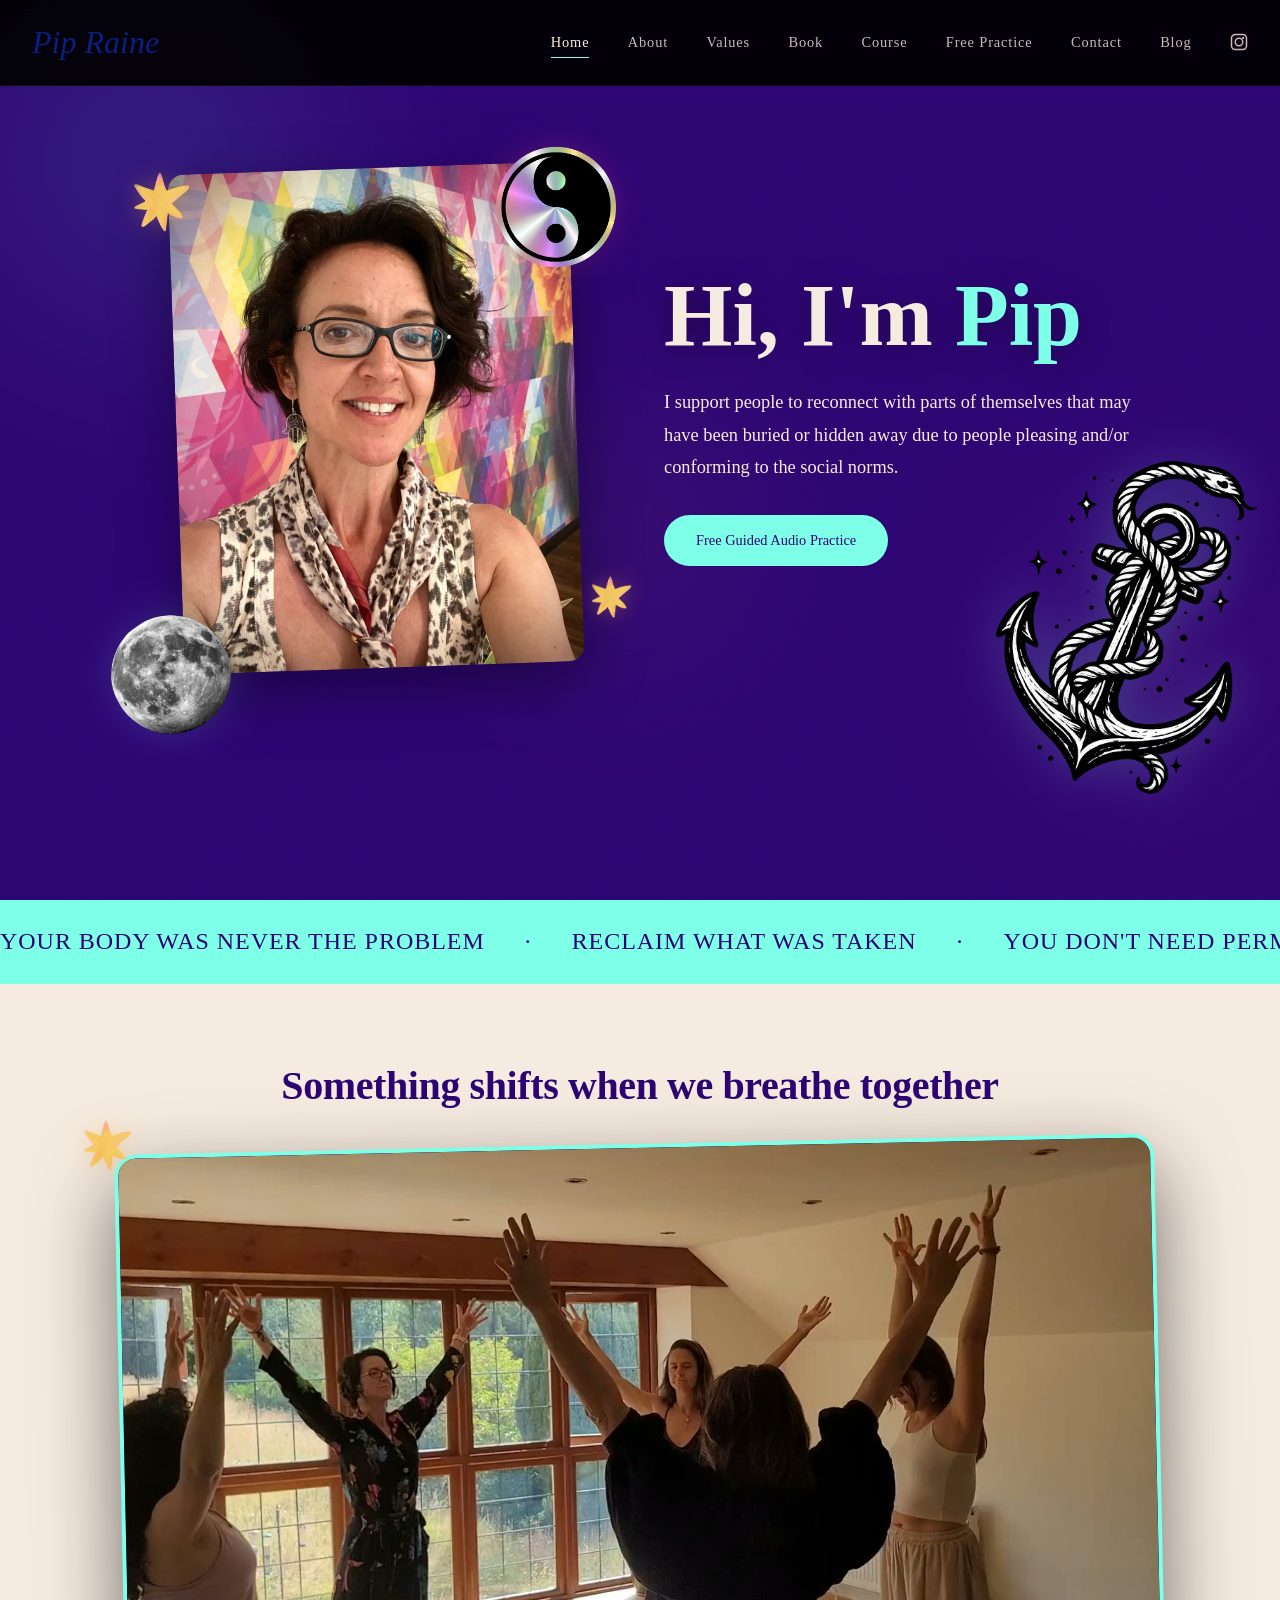
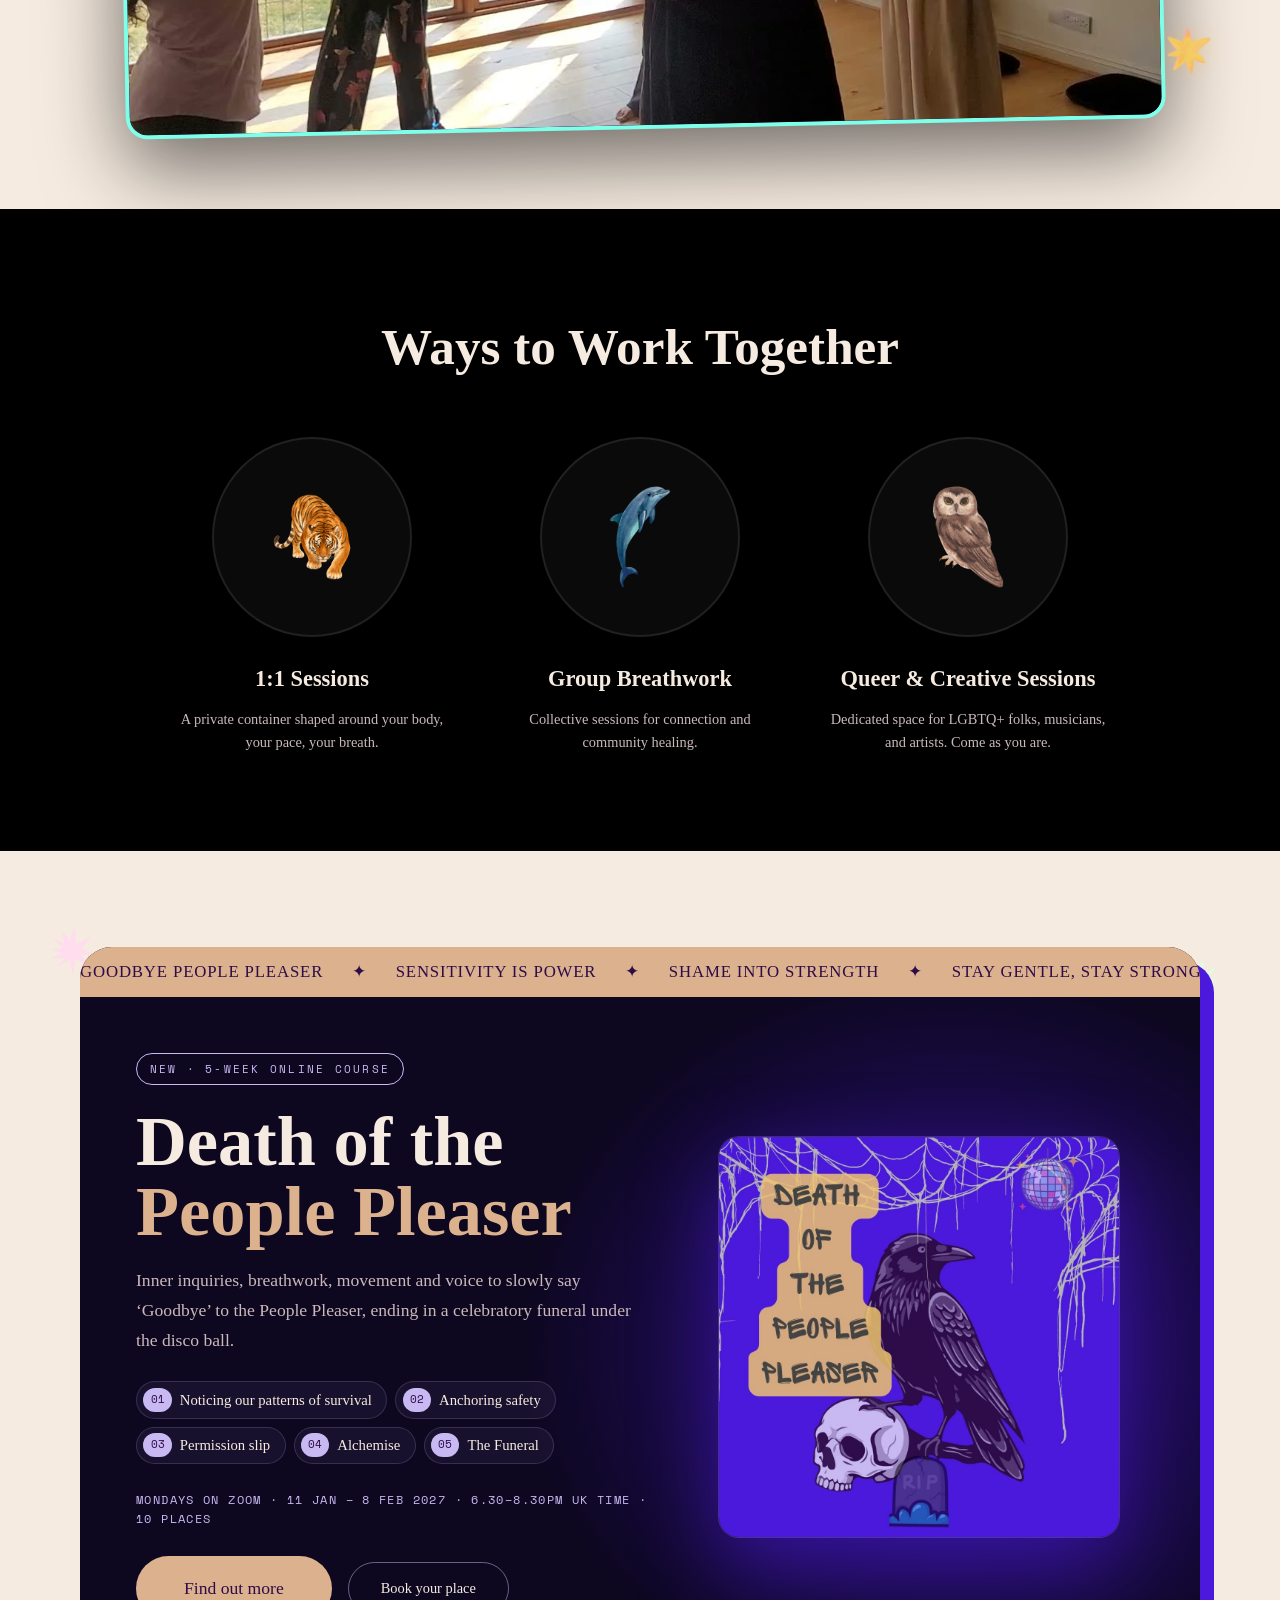
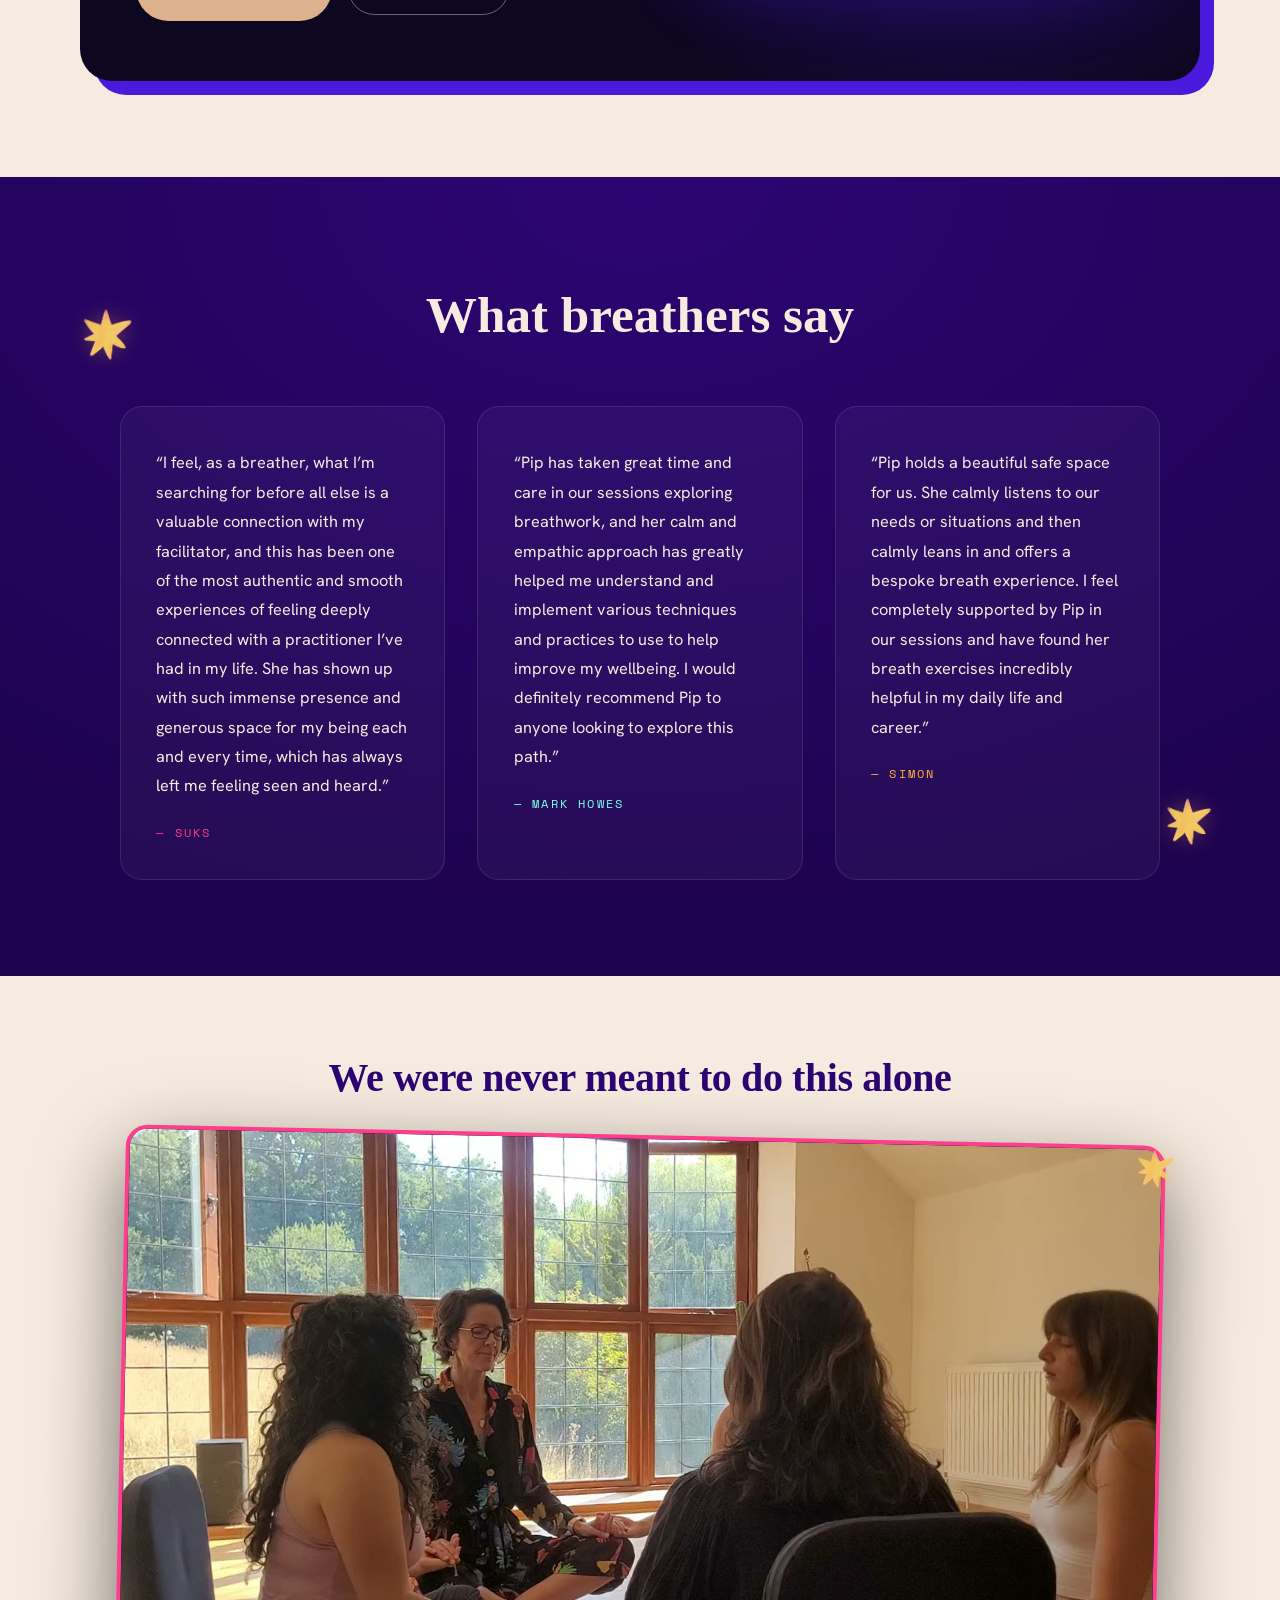
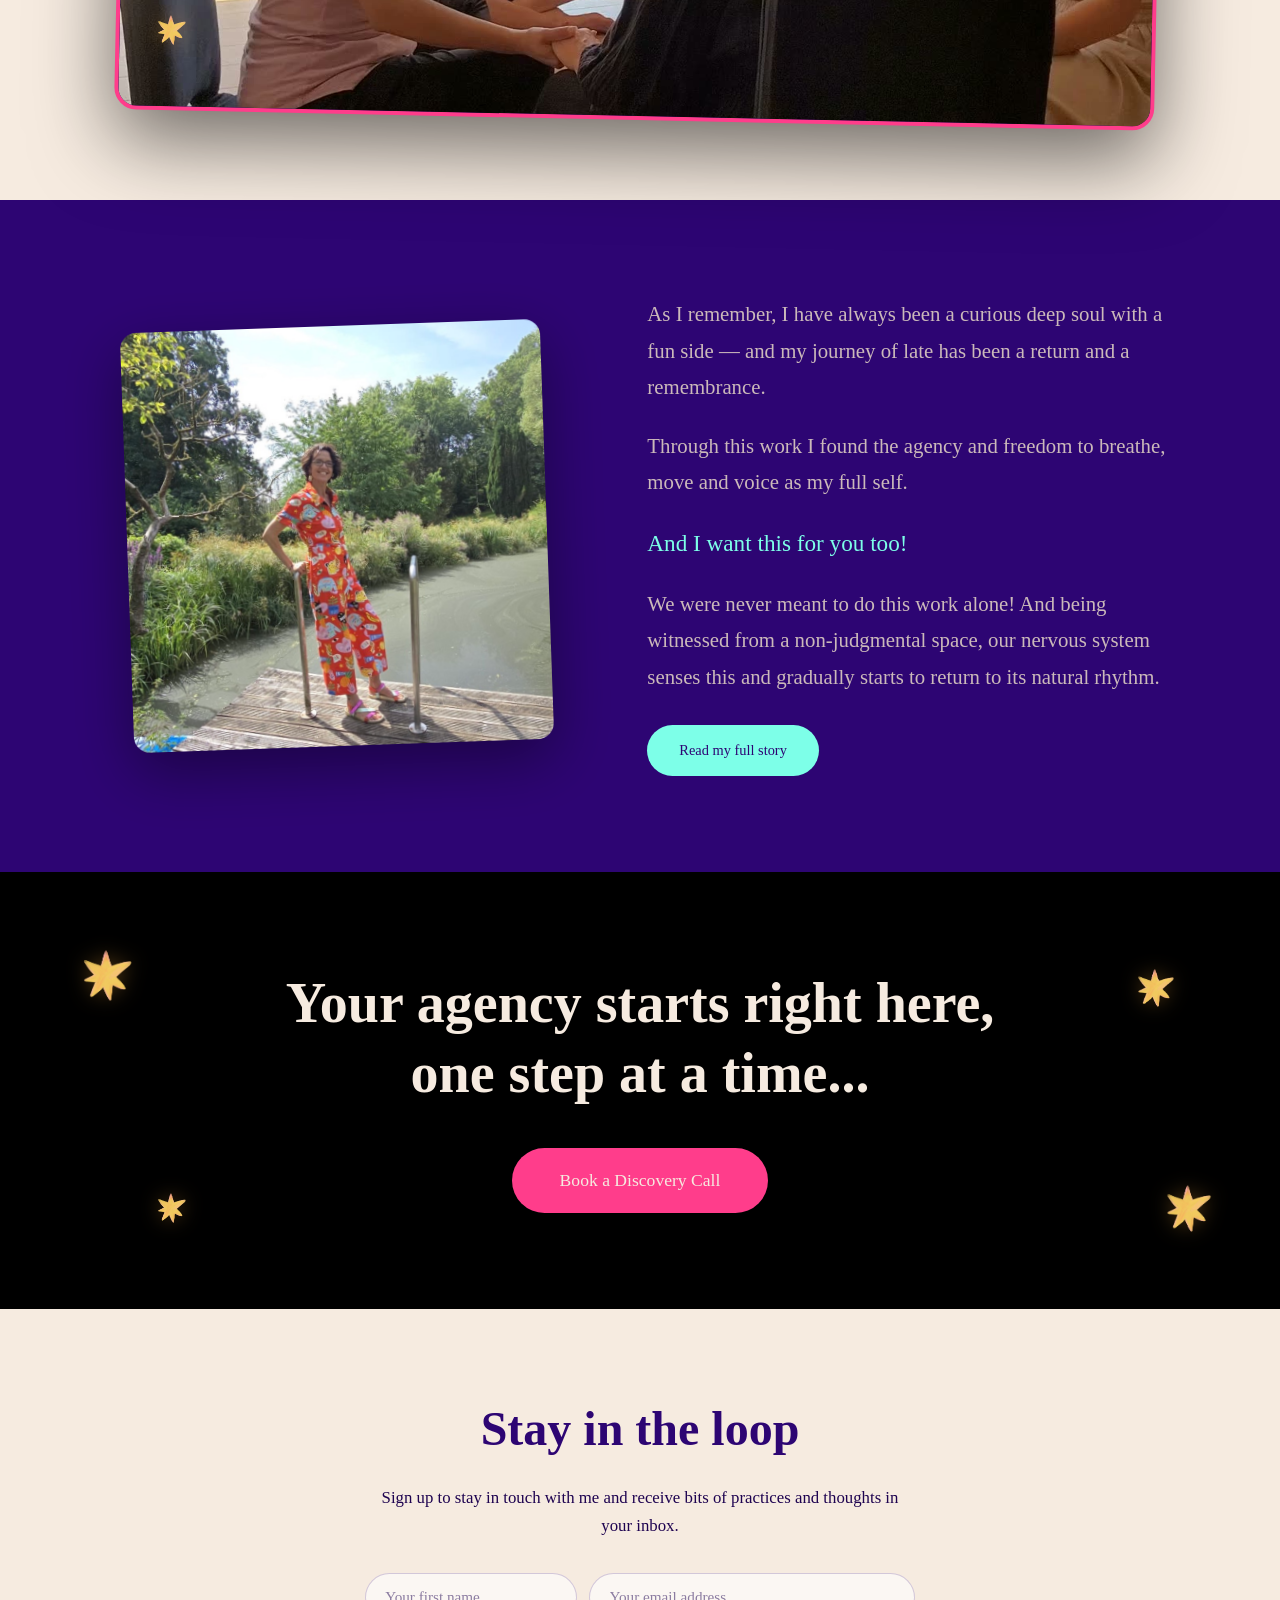
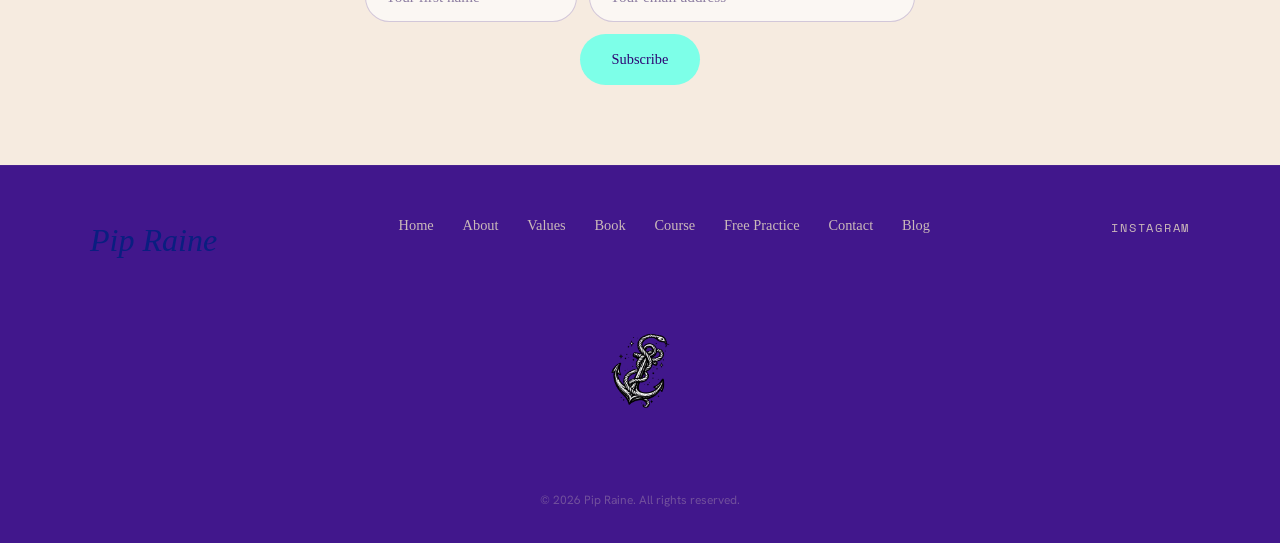
<file: index.html>
<!DOCTYPE html>
<html lang="en">
<head>
  <meta charset="UTF-8">
  <meta name="viewport" content="width=device-width, initial-scale=1.0">
  <title>Pip Raine — breathwork</title>
  <link rel="preconnect" href="https://fonts.googleapis.com">
  <link rel="preconnect" href="https://fonts.gstatic.com" crossorigin>
  <link href="https://fonts.googleapis.com/css2?family=Chewy&family=Hanken+Grotesk:ital,wght@0,300;0,400;0,500;0,600;0,700;1,400&family=Instrument+Serif:ital@0;1&family=Space+Mono:wght@400;700&display=swap" rel="stylesheet">
  <link rel="stylesheet" href="styles.css?v=20261113">
</head>
<body>

  <!-- Film grain overlay -->
  <div class="grain" aria-hidden="true"></div>

  <!-- ========== NAV ========== -->
  <header class="site-header">
    <div class="header-inner">
      <a href="index.html" class="wordmark">Pip Raine</a>
      <nav class="desktop-nav">
        <a href="index.html" class="active">Home</a>
        <a href="about.html">About</a>
        <a href="values.html">Values</a>
        <a href="book.html">Book</a>
        <div class="nav-dropdown">
          <a href="course.html">Course</a>
          <div class="nav-dropdown-panel">
            <a href="course.html" class="nav-dd-card">
              <img src="assets/course-death-of-the-people-pleaser.jpg" alt="" width="84" height="84" loading="lazy">
              <span class="nav-dd-text">
                <span class="nav-dd-eyebrow">5-week online course</span>
                <span class="nav-dd-title">Death of the People Pleaser</span>
                <span class="nav-dd-meta">Mondays on Zoom &middot; from 11 Jan 2027</span>
              </span>
            </a>
          </div>
        </div>
        <a href="practice.html">Free Practice</a>
        <a href="contact.html">Contact</a>
        <a href="https://pipraine.substack.com/" target="_blank" rel="noopener">Blog</a>
        <a href="https://www.instagram.com/pipraine/" target="_blank" rel="noopener" aria-label="Instagram" class="nav-insta"><svg width="18" height="18" viewBox="0 0 24 24" fill="none" stroke="currentColor" stroke-width="2"><rect x="2" y="2" width="20" height="20" rx="5"/><circle cx="12" cy="12" r="5"/><circle cx="17.5" cy="6.5" r="1.5" fill="currentColor" stroke="none"/></svg></a>
      </nav>
      </div>
  </header>

  <button class="menu-toggle" aria-label="Open menu" aria-expanded="false">
        <span></span><span></span><span></span>
      </button>
  <nav class="nav-overlay" aria-hidden="true">
      <ul>
        <li><a href="index.html">Home</a></li>
        <li><a href="about.html">About</a></li>
        <li><a href="values.html">Values</a></li>
        <li><a href="book.html">Book</a></li>
        <li><a href="course.html">Course</a></li>
        <li><a href="practice.html">Free Practice</a></li>
        <li><a href="contact.html">Contact</a></li>
        <li><a href="https://pipraine.substack.com/" target="_blank" rel="noopener">Blog</a></li>
      </ul>
    </nav>

  <!-- ========== HERO ========== -->
  <section class="hero">
    <!-- Gradient blobs -->
    <div class="blob blob--1" aria-hidden="true"></div>
    <div class="blob blob--2" aria-hidden="true"></div>
    <div class="blob blob--3" aria-hidden="true"></div>

    <div class="hero-grid">
      <!-- Left: image collage -->
      <div class="hero-collage">
        <img src="assets/pip_selfie.png" alt="Pip Raine" class="collage-main">
        <img src="assets/2.png" alt="" class="collage-yinyang" aria-hidden="true">
        <img src="assets/5.png" alt="" class="collage-moon" aria-hidden="true">
        <img src="assets/4.png" alt="" class="collage-star collage-star--1" aria-hidden="true">
        <img src="assets/4.png" alt="" class="collage-star collage-star--2" aria-hidden="true">
      </div>

      <!-- Right: text + anchor -->
      <div class="hero-content">
        <h1>Hi, I'm <em>Pip</em></h1>
        <p class="hero-sub">I support people to reconnect with parts of themselves that may have been buried or hidden away due to people pleasing and/or conforming to the social norms.</p>
        <div class="hero-btns">
          <a href="practice.html" class="btn btn--jade">Free Guided Audio Practice</a>
        </div>
        <img src="assets/pip_anchor.png" alt="" class="hero-anchor" aria-hidden="true">
      </div>
    </div>
  </section>

  <!-- ========== MARQUEE ========== -->
  <div class="marquee" aria-hidden="true">
    <div class="marquee-track">
      <span>your body was never the problem</span><span>·</span>
      <span>reclaim what was taken</span><span>·</span>
      <span>you don't need permission to breathe</span><span>·</span>
      <span>unwinding · remembering · returning</span><span>·</span>
      <span>your untamed, wild, wise, creative and courageous soul</span><span>·</span>
      <span>your body was never the problem</span><span>·</span>
      <span>reclaim what was taken</span><span>·</span>
      <span>you don't need permission to breathe</span><span>·</span>
      <span>unwinding · remembering · returning</span><span>·</span>
      <span>your untamed, wild, wise, creative and courageous soul</span><span>·</span>
    </div>
  </div>

  <!-- ========== VIDEO BAND ========== -->
  <section class="video-band video-band--bone reveal">
    <img src="assets/4.png" alt="" class="pq-star pq-star--1" aria-hidden="true">
    <img src="assets/4.png" alt="" class="pq-star pq-star--4" aria-hidden="true">
    <div class="video-band-inner">
      <div class="video-band-head">
        <h2>Something shifts when we breathe together</h2>
      </div>
      <div class="video-frame">
        <video class="lazy-video" data-autoplay muted loop playsinline preload="none"
               poster="assets/video/posters/home-group.jpg"
               aria-label="Pip Raine leading a group breathwork session, everyone's arms raised toward the light">
          <source data-src="assets/video/home-group.mp4" type="video/mp4">
        </video>
      </div>
    </div>
  </section>

  <!-- ========== OFFERINGS ========== -->
  <section class="offerings">
    <h2>Ways to Work Together</h2>

    <div class="offerings-grid">
      <a href="book.html" class="offer-card offer-card--1">
        <div class="offer-circle">
          <img src="assets/tiger.png" alt="">
        </div>
        <h3>1:1 Sessions</h3>
        <p>A private container shaped around your body, your pace, your breath.</p>
      </a>
      <a href="book.html" class="offer-card offer-card--2">
        <div class="offer-circle">
          <img src="assets/3.png" alt="">
        </div>
        <h3>Group Breathwork</h3>
        <p>Collective sessions for connection and community healing.</p>
      </a>
      <a href="book.html" class="offer-card offer-card--3">
        <div class="offer-circle">
          <img src="assets/7.png" alt="">
        </div>
        <h3>Queer &amp; Creative Sessions</h3>
        <p>Dedicated space for LGBTQ+ folks, musicians, and artists. Come as you are.</p>
      </a>
    </div>
  </section>

  <!-- ========== COURSE FEATURE ========== -->
  <section class="course-feature" id="course">
    <img src="assets/10.png" alt="" class="cf-star cf-star--1" aria-hidden="true">
    <img src="assets/11.png" alt="" class="cf-star cf-star--2" aria-hidden="true">
    <img src="assets/13.png" alt="" class="cf-star cf-star--3" aria-hidden="true">

    <div class="course-feature-card reveal">

      <div class="cf-ticker" aria-hidden="true">
        <div class="cf-ticker-track">
          <span>goodbye people pleaser</span><span>✦</span>
          <span>sensitivity is power</span><span>✦</span>
          <span>shame into strength</span><span>✦</span>
          <span>stay gentle, stay strong</span><span>✦</span>
          <span>goodbye people pleaser</span><span>✦</span>
          <span>sensitivity is power</span><span>✦</span>
          <span>shame into strength</span><span>✦</span>
          <span>stay gentle, stay strong</span><span>✦</span>
        </div>
      </div>

      <div class="course-feature-grid">
        <div class="course-feature-text">
          <p class="course-feature-eyebrow">New &middot; 5-week online course</p>
          <h2>Death of the <em>People Pleaser</em></h2>
          <p class="course-feature-sub">Inner inquiries, breathwork, movement and voice to slowly say &lsquo;Goodbye&rsquo; to the People Pleaser, ending in a celebratory funeral under the disco ball.</p>

          <ol class="cf-weeks" aria-label="The five weeks">
            <li><span>01</span> Noticing our patterns of survival</li>
            <li><span>02</span> Anchoring safety</li>
            <li><span>03</span> Permission slip</li>
            <li><span>04</span> Alchemise</li>
            <li><span>05</span> The Funeral</li>
          </ol>

          <p class="course-feature-meta">Mondays&nbsp;on&nbsp;Zoom &middot; 11&nbsp;Jan&nbsp;&ndash;&nbsp;8&nbsp;Feb&nbsp;2027 &middot; 6.30&ndash;8.30pm&nbsp;UK&nbsp;time &middot; 10&nbsp;places</p>
          <div class="course-feature-btns">
            <a href="course.html" class="btn btn--jade btn--lg">Find out more</a>
            <a href="https://book.stripe.com/bJe7sK1GFc7P0VKgE4bbG01" class="btn btn--ghost" target="_blank" rel="noopener">Book your place</a>
          </div>
        </div>

        <a href="course.html" class="course-feature-art">
          <img src="assets/course-death-of-the-people-pleaser.jpg" alt="Course artwork: &lsquo;Death of the People Pleaser&rsquo; written on a gravestone-shaped sign, with a crow perched on a skull beside an RIP headstone, under cobwebs and a disco ball" class="course-poster-img" width="1080" height="1080" loading="lazy">
        </a>
      </div>
    </div>
  </section>

  <!-- ========== TESTIMONIALS ========== -->
  <section class="testimonials">
    <img src="assets/4.png" alt="" class="pq-star pq-star--1" aria-hidden="true">
    <img src="assets/4.png" alt="" class="pq-star pq-star--4" aria-hidden="true">
    <div class="testimonials-inner">
      <h2 class="reveal">What breathers say</h2>
      <div class="testimonial-grid">
        <figure class="testimonial-card testimonial-card--1 reveal">
          <blockquote>
            <p>&ldquo;I feel, as a breather, what I&rsquo;m searching for before all else is a valuable connection with my facilitator, and this has been one of the most authentic and smooth experiences of feeling deeply connected with a practitioner I&rsquo;ve had in my life. She has shown up with such immense presence and generous space for my being each and every time, which has always left me feeling seen and heard.&rdquo;</p>
          </blockquote>
          <figcaption>&mdash; Suks</figcaption>
        </figure>
        <figure class="testimonial-card testimonial-card--2 reveal">
          <blockquote>
            <p>&ldquo;Pip has taken great time and care in our sessions exploring breathwork, and her calm and empathic approach has greatly helped me understand and implement various techniques and practices to use to help improve my wellbeing. I would definitely recommend Pip to anyone looking to explore this path.&rdquo;</p>
          </blockquote>
          <figcaption>&mdash; Mark Howes</figcaption>
        </figure>
        <figure class="testimonial-card testimonial-card--3 reveal">
          <blockquote>
            <p>&ldquo;Pip holds a beautiful safe space for us. She calmly listens to our needs or situations and then calmly leans in and offers a bespoke breath experience. I feel completely supported by Pip in our sessions and have found her breath exercises incredibly helpful in my daily life and career.&rdquo;</p>
          </blockquote>
          <figcaption>&mdash; Simon</figcaption>
        </figure>
      </div>
    </div>
  </section>

  <!-- ========== VIDEO BAND (group circle) ========== -->
  <section class="video-band video-band--bone reveal">
    <img src="assets/4.png" alt="" class="pq-star pq-star--2" aria-hidden="true">
    <img src="assets/4.png" alt="" class="pq-star pq-star--3" aria-hidden="true">
    <div class="video-band-inner">
      <div class="video-band-head">
        <h2>We were never meant to do this alone</h2>
      </div>
      <div class="video-frame video-frame--fuchsia">
        <video class="lazy-video" data-autoplay muted loop playsinline preload="none"
               poster="assets/video/posters/book-circle.jpg"
               aria-label="A small group sitting in a circle during one of Pip's breathwork sessions">
          <source data-src="assets/video/book-circle.mp4" type="video/mp4">
        </video>
      </div>
    </div>
  </section>

  <!-- ========== MORE ABOUT ME ========== -->
  <section class="about-me">
    <div class="about-me-grid">
      <div class="about-me-images">
        <img src="assets/pip-jumpsuit.jpg" alt="Pip Raine standing by a pond in a bright red patterned jumpsuit" class="about-me-img">
      </div>
      <div class="about-me-text">
        <p>As I remember, I have always been a curious deep soul with a fun side — and my journey of late has been a return and a remembrance.</p>
        <p>Through this work I found the agency and freedom to breathe, move and voice as my full self.</p>
        <p class="highlight">And I want this for you too!</p>
        <p>We were never meant to do this work alone! And being witnessed from a non-judgmental space, our nervous system senses this and gradually starts to return to its natural rhythm.</p>
        <a href="about.html" class="btn btn--jade">Read my full story</a>
      </div>
    </div>
  </section>

  <!-- ========== AGENCY CTA ========== -->
  <section class="pull-quote">
    <img src="assets/4.png" alt="" class="pq-star pq-star--1" aria-hidden="true">
    <img src="assets/4.png" alt="" class="pq-star pq-star--2" aria-hidden="true">
    <img src="assets/4.png" alt="" class="pq-star pq-star--3" aria-hidden="true">
    <img src="assets/4.png" alt="" class="pq-star pq-star--4" aria-hidden="true">
    <h2>Your agency starts right here,<br>one step at a time...</h2>
    <a href="book.html" class="btn btn--fuchsia btn--lg">Book a Discovery Call</a>
  </section>

  <!-- ========== MAILING LIST ========== -->
  <section class="mailing-list">
    <div class="mailing-inner">
      <h2>Stay in the loop</h2>
      <p>Sign up to stay in touch with me and receive bits of practices and thoughts in your&nbsp;inbox.</p>
      <form class="mailing-form" novalidate>
        <input type="text" name="FNAME" placeholder="Your first name" required aria-label="First name" autocomplete="given-name">
        <input type="email" name="EMAIL" placeholder="Your email address" required aria-label="Email address" autocomplete="email">
        <button type="submit" class="btn btn--jade">Subscribe</button>
        <p class="mailing-status" role="status" aria-live="polite" hidden></p>
      </form>
    </div>
  </section>

  <!-- ========== FOOTER ========== -->
  <footer class="site-footer">
    <div class="footer-inner">
      <a href="index.html" class="wordmark">Pip Raine</a>
      <nav class="footer-nav">
        <a href="index.html">Home</a>
        <a href="about.html">About</a>
        <a href="values.html">Values</a>
        <a href="book.html">Book</a>
        <a href="course.html">Course</a>
        <a href="practice.html">Free Practice</a>
        <a href="contact.html">Contact</a>
        <a href="https://pipraine.substack.com/" target="_blank" rel="noopener">Blog</a>
      </nav>
      <div class="footer-socials">
        <a href="https://www.instagram.com/pipraine/" target="_blank" rel="noopener" aria-label="Instagram">Instagram</a>
      </div>
      <img src="assets/pip_anchor.png" alt="" class="footer-anchor" aria-hidden="true">
      <p class="footer-copy">&copy; 2026 Pip Raine. All rights reserved.</p>
    </div>
  </footer>

  <script src="script.js?v=20261113"></script>
</body>
</html>
</file>
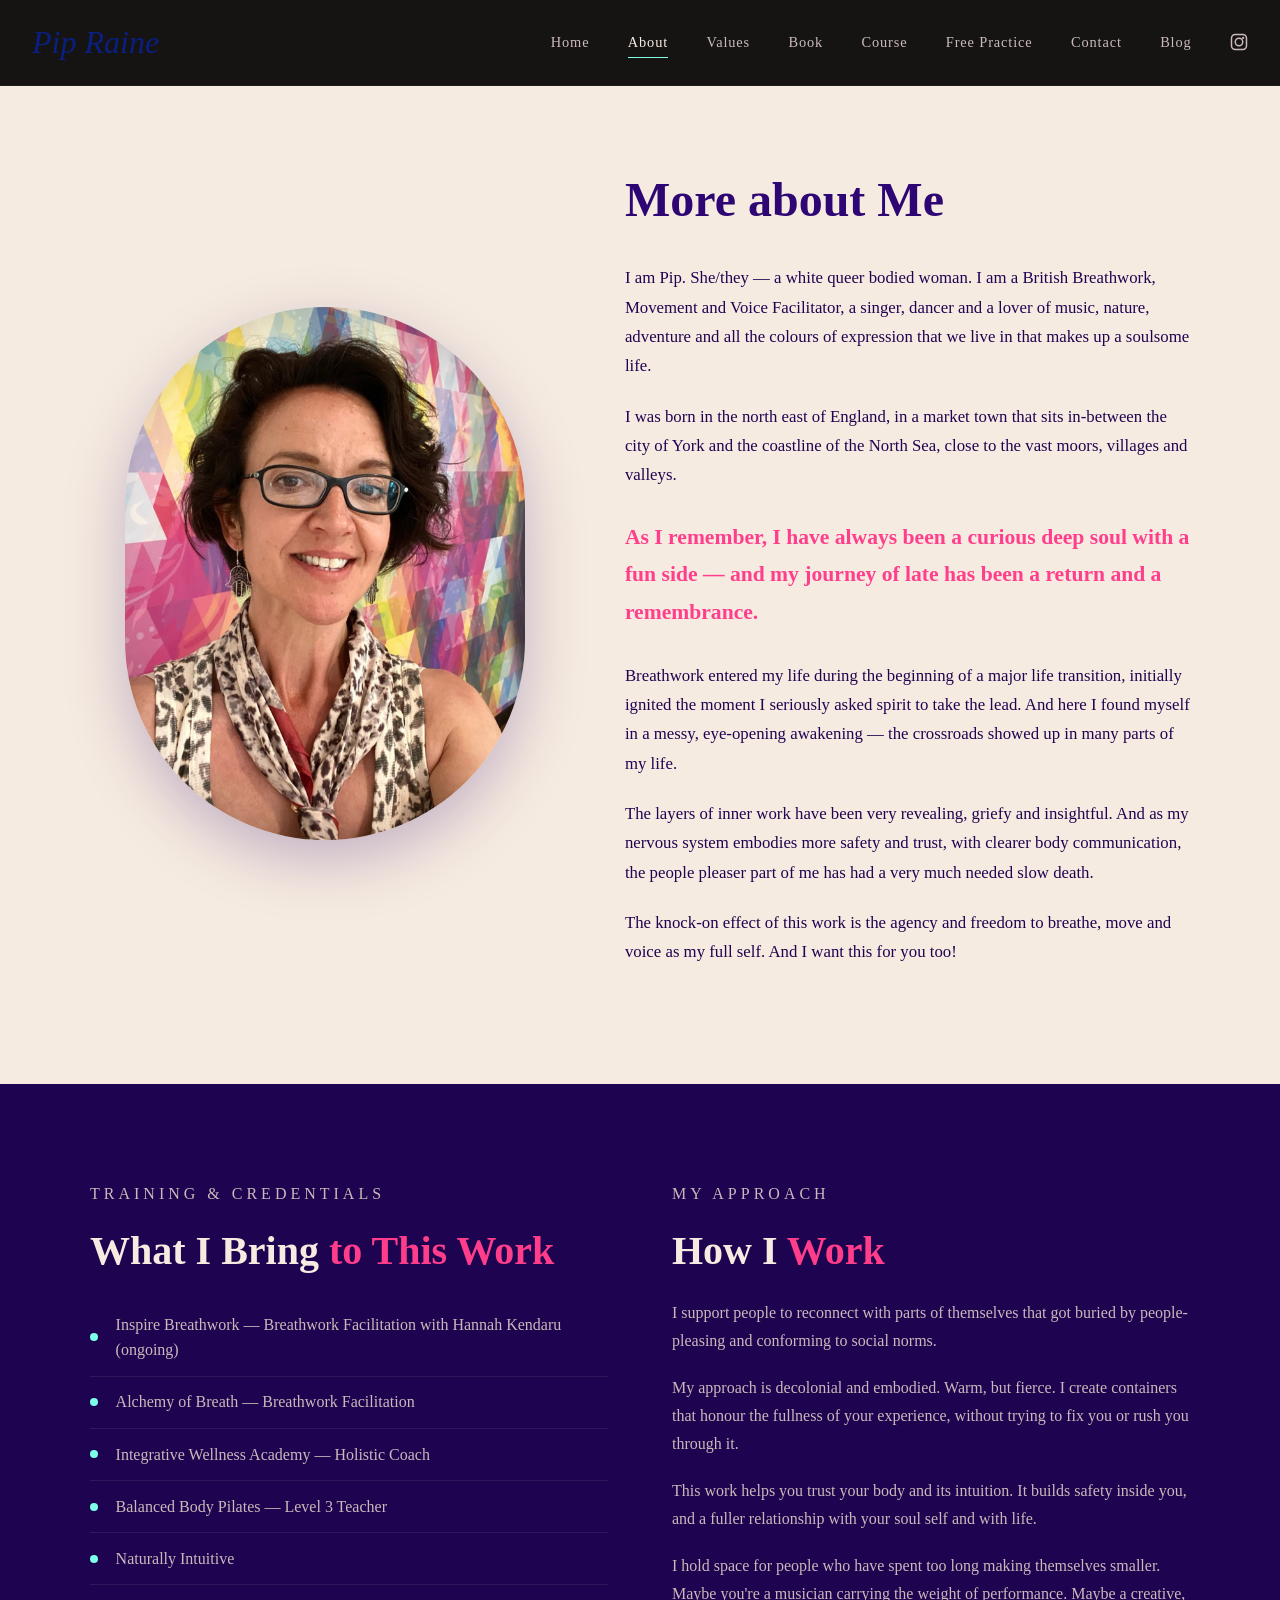
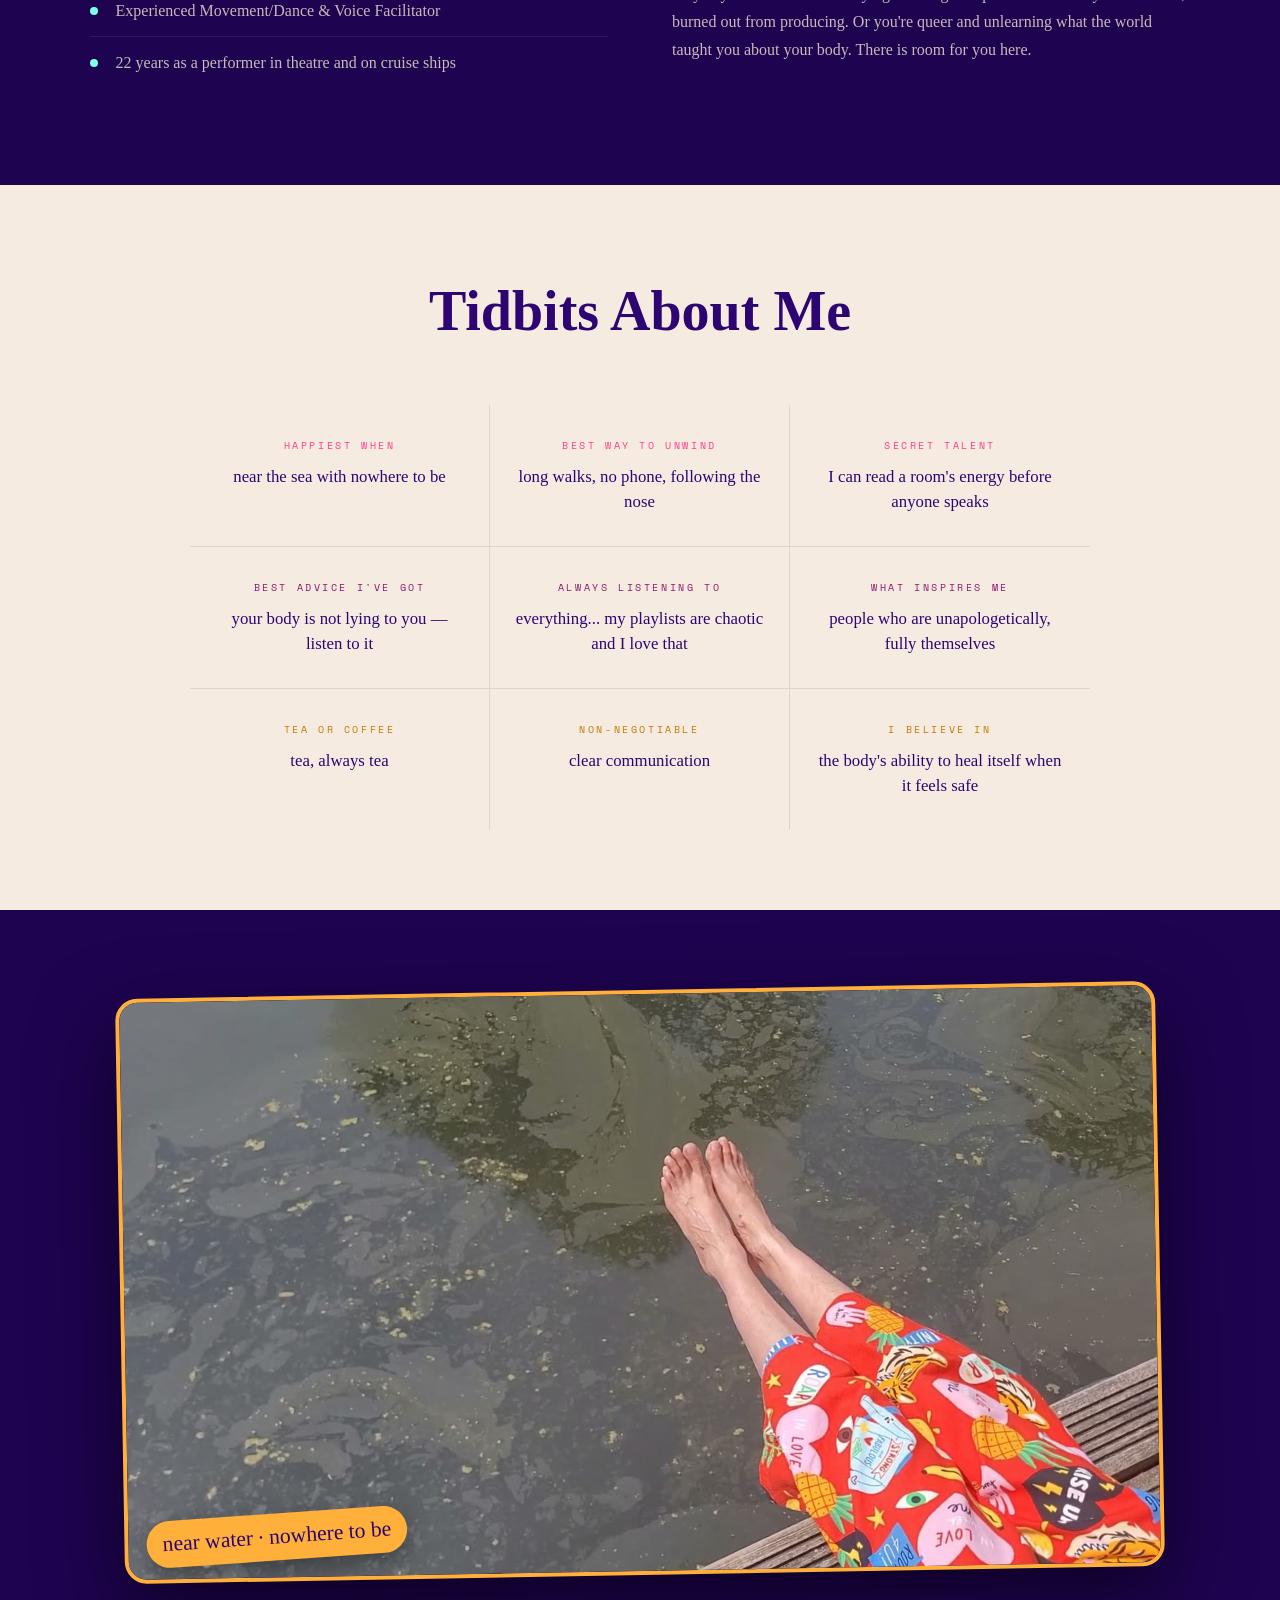
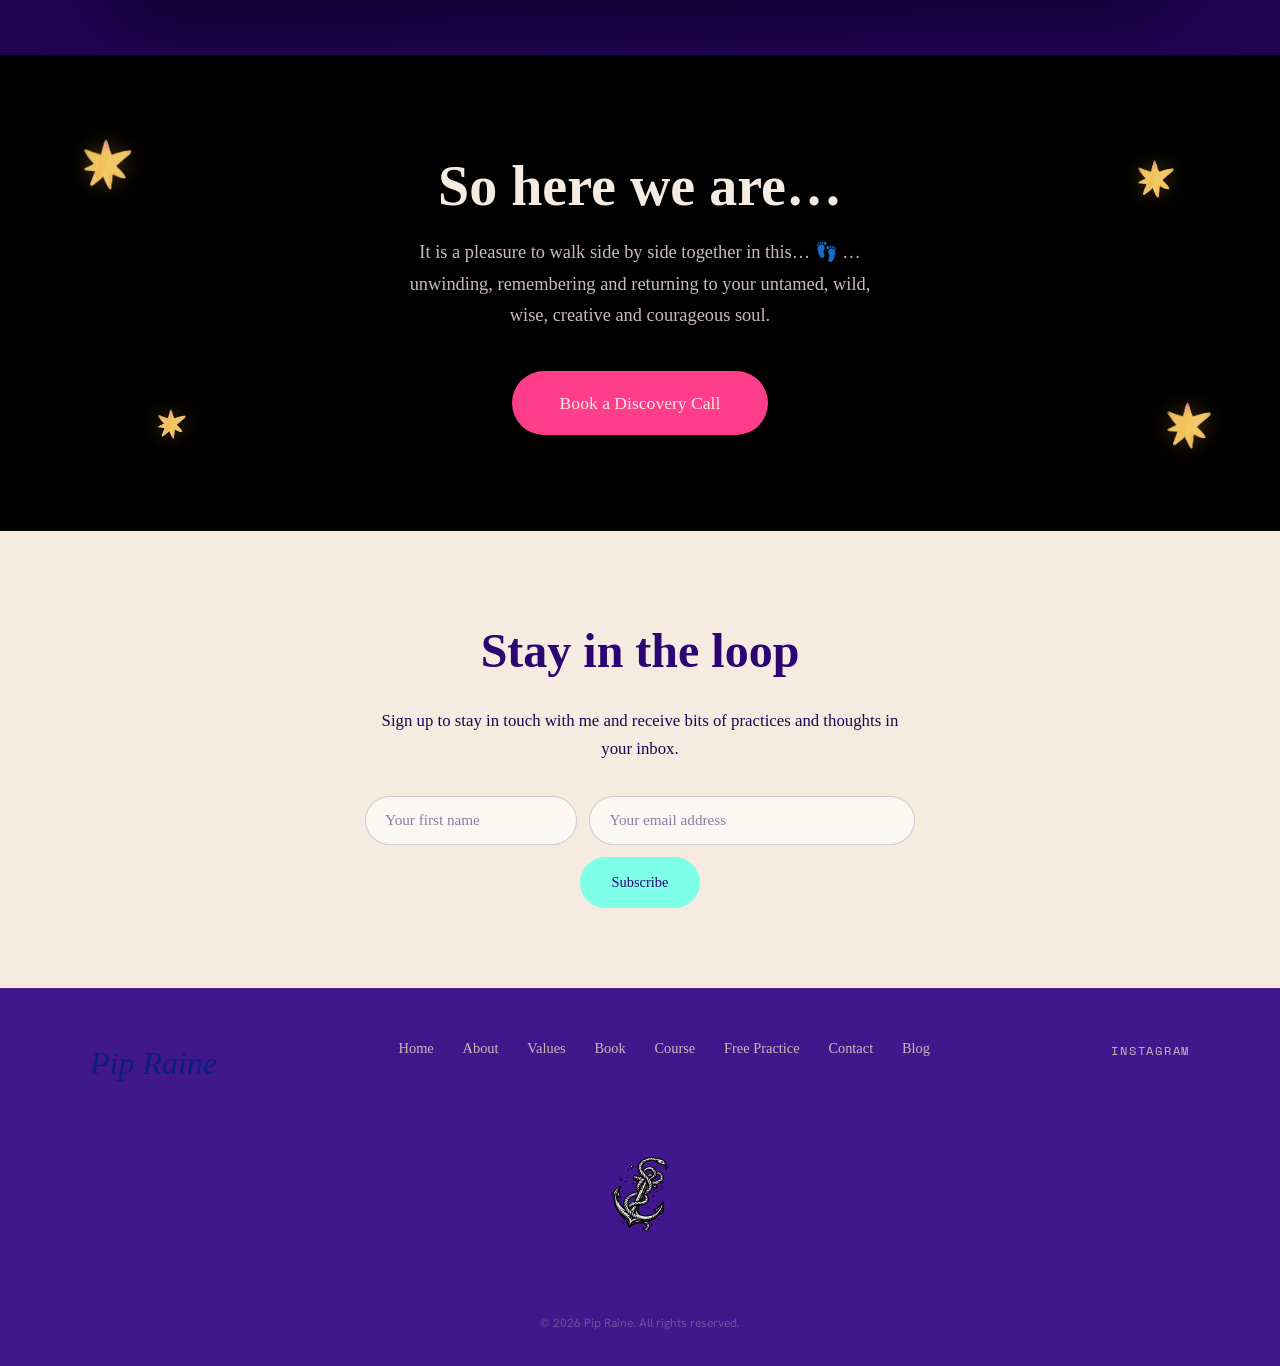
<file: about.html>
<!DOCTYPE html>
<html lang="en">
<head>
  <meta charset="UTF-8">
  <meta name="viewport" content="width=device-width, initial-scale=1.0">
  <title>About Pip — Pip Raine Breathwork</title>
  <link rel="preconnect" href="https://fonts.googleapis.com">
  <link rel="preconnect" href="https://fonts.gstatic.com" crossorigin>
  <link href="https://fonts.googleapis.com/css2?family=Chewy&family=Hanken+Grotesk:ital,wght@0,300;0,400;0,500;0,600;0,700;1,400&family=Instrument+Serif:ital@0;1&family=Space+Mono:wght@400;700&display=swap" rel="stylesheet">
  <link rel="stylesheet" href="styles.css?v=20261113">
</head>
<body>

  <!-- Film grain overlay -->
  <div class="grain" aria-hidden="true"></div>

  <!-- ========== NAV ========== -->
  <header class="site-header">
    <div class="header-inner">
      <a href="index.html" class="wordmark">Pip Raine</a>
      <nav class="desktop-nav">
        <a href="index.html">Home</a>
        <a href="about.html" class="active">About</a>
        <a href="values.html">Values</a>
        <a href="book.html">Book</a>
        <div class="nav-dropdown">
          <a href="course.html">Course</a>
          <div class="nav-dropdown-panel">
            <a href="course.html" class="nav-dd-card">
              <img src="assets/course-death-of-the-people-pleaser.jpg" alt="" width="84" height="84" loading="lazy">
              <span class="nav-dd-text">
                <span class="nav-dd-eyebrow">5-week online course</span>
                <span class="nav-dd-title">Death of the People Pleaser</span>
                <span class="nav-dd-meta">Mondays on Zoom &middot; from 11 Jan 2027</span>
              </span>
            </a>
          </div>
        </div>
        <a href="practice.html">Free Practice</a>
        <a href="contact.html">Contact</a>
        <a href="https://pipraine.substack.com/" target="_blank" rel="noopener">Blog</a>
        <a href="https://www.instagram.com/pipraine/" target="_blank" rel="noopener" aria-label="Instagram" class="nav-insta"><svg width="18" height="18" viewBox="0 0 24 24" fill="none" stroke="currentColor" stroke-width="2"><rect x="2" y="2" width="20" height="20" rx="5"/><circle cx="12" cy="12" r="5"/><circle cx="17.5" cy="6.5" r="1.5" fill="currentColor" stroke="none"/></svg></a>
      </nav>
      </div>
  </header>

  <button class="menu-toggle" aria-label="Open menu" aria-expanded="false">
        <span></span><span></span><span></span>
      </button>
  <nav class="nav-overlay" aria-hidden="true">
      <ul>
        <li><a href="index.html">Home</a></li>
        <li><a href="about.html">About</a></li>
        <li><a href="values.html">Values</a></li>
        <li><a href="book.html">Book</a></li>
        <li><a href="course.html">Course</a></li>
        <li><a href="practice.html">Free Practice</a></li>
        <li><a href="contact.html">Contact</a></li>
        <li><a href="https://pipraine.substack.com/" target="_blank" rel="noopener">Blog</a></li>
      </ul>
    </nav>

  <!-- ========== STORY SECTION ========== -->
  <section class="about-story">
    <div class="about-story-grid">
      <div class="about-story-image reveal reveal-left">
        <img src="assets/pip_selfie.png" alt="Pip Raine">
      </div>
      <div class="about-story-text reveal reveal-right">
        <h2>More about Me</h2>
        <p>I am Pip. She/they — a white queer bodied woman. I am a British Breathwork, Movement and Voice Facilitator, a singer, dancer and a lover of music, nature, adventure and all the colours of expression that we live in that makes up a soulsome life.</p>
        <p>I was born in the north east of England, in a market town that sits in-between the city of York and the coastline of the North Sea, close to the vast moors, villages and valleys.</p>
        <p class="about-highlight">As I remember, I have always been a curious deep soul with a fun side — and my journey of late has been a return and a remembrance.</p>
        <p>Breathwork entered my life during the beginning of a major life transition, initially ignited the moment I seriously asked spirit to take the lead. And here I found myself in a messy, eye-opening awakening — the crossroads showed up in many parts of my life.</p>
        <p>The layers of inner work have been very revealing, griefy and insightful. And as my nervous system embodies more safety and trust, with clearer body communication, the people pleaser part of me has had a very much needed slow death.</p>
        <p>The knock-on effect of this work is the agency and freedom to breathe, move and voice as my full self. And I want this for you too!</p>
      </div>
    </div>
  </section>

  <!-- ========== CREDENTIALS / APPROACH ========== -->
  <section class="about-approach">
    <div class="about-approach-inner">
      <div class="about-approach-col reveal reveal-left">
        <p class="eyebrow">Training &amp; Credentials</p>
        <h2>What I Bring <em>to This Work</em></h2>
        <ul class="about-credentials">
          <li>Inspire Breathwork &mdash; Breathwork Facilitation with Hannah Kendaru (ongoing)</li>
          <li>Alchemy of Breath &mdash; Breathwork Facilitation</li>
          <li>Integrative Wellness Academy &mdash; Holistic Coach</li>
          <li>Balanced Body Pilates &mdash; Level 3 Teacher</li>
          <li>Naturally Intuitive</li>
          <li>Experienced Movement/Dance &amp; Voice Facilitator</li>
          <li>22 years as a performer in theatre and on cruise ships</li>
        </ul>
      </div>
      <div class="about-approach-col reveal reveal-right">
        <p class="eyebrow">My Approach</p>
        <h2>How I <em>Work</em></h2>
        <p>I support people to reconnect with parts of themselves that got buried by people-pleasing and conforming to social norms.</p>
        <p>My approach is decolonial and embodied. Warm, but fierce. I create containers that honour the fullness of your experience, without trying to fix you or rush you through it.</p>
        <p>This work helps you trust your body and its intuition. It builds safety inside you, and a fuller relationship with your soul self and with life.</p>
        <p>I hold space for people who have spent too long making themselves smaller. Maybe you're a musician carrying the weight of performance. Maybe a creative, burned out from producing. Or you're queer and unlearning what the world taught you about your body. There is room for you here.</p>
      </div>
    </div>
  </section>

  <!-- ========== TIDBITS ========== -->
  <section class="tidbits">
    <h2 class="reveal">Tidbits About Me</h2>
    <div class="tidbits-grid reveal">

      <div class="tidbits-row">
        <div class="tidbit-cell">
          <span class="tidbit-label">Happiest when</span>
          <p>near the sea with nowhere to be</p>
        </div>
        <div class="tidbit-cell">
          <span class="tidbit-label">Best way to unwind</span>
          <p>long walks, no phone, following the nose</p>
        </div>
        <div class="tidbit-cell">
          <span class="tidbit-label">Secret talent</span>
          <p>I can read a room's energy before anyone speaks</p>
        </div>
      </div>

      <div class="tidbits-row">
        <div class="tidbit-cell">
          <span class="tidbit-label">Best advice I've got</span>
          <p>your body is not lying to you — listen to it</p>
        </div>
        <div class="tidbit-cell">
          <span class="tidbit-label">Always listening to</span>
          <p>everything... my playlists are chaotic and I love that</p>
        </div>
        <div class="tidbit-cell">
          <span class="tidbit-label">What inspires me</span>
          <p>people who are unapologetically, fully themselves</p>
        </div>
      </div>

      <div class="tidbits-row">
        <div class="tidbit-cell">
          <span class="tidbit-label">Tea or coffee</span>
          <p>tea, always tea</p>
        </div>
        <div class="tidbit-cell">
          <span class="tidbit-label">Non-negotiable</span>
          <p>clear communication</p>
        </div>
        <div class="tidbit-cell">
          <span class="tidbit-label">I believe in</span>
          <p>the body's ability to heal itself when it feels safe</p>
        </div>
      </div>

    </div>
  </section>

  <!-- ========== VIDEO BAND (feet by the water) ========== -->
  <section class="video-band video-band--ink2 reveal">
    <div class="video-band-inner">
      <div class="video-frame video-frame--amber">
        <video class="lazy-video" data-autoplay muted loop playsinline preload="none"
               poster="assets/video/posters/practice-pond.jpg"
               aria-label="Pip's feet resting over the still water of a pond on a sunny day">
          <source data-src="assets/video/practice-pond.mp4" type="video/mp4">
        </video>
        <span class="video-caption video-caption--amber">near water · nowhere to be</span>
      </div>
    </div>
  </section>

  <!-- ========== CTA ========== -->
  <section class="about-cta">
    <img src="assets/4.png" alt="" class="pq-star pq-star--1" aria-hidden="true">
    <img src="assets/4.png" alt="" class="pq-star pq-star--2" aria-hidden="true">
    <img src="assets/4.png" alt="" class="pq-star pq-star--3" aria-hidden="true">
    <img src="assets/4.png" alt="" class="pq-star pq-star--4" aria-hidden="true">
    <div class="about-cta-inner reveal reveal-scale">
      <h2>So here we are&hellip;</h2>
      <p>It is a pleasure to walk side by side together in this&hellip; 👣 &hellip;unwinding, remembering and returning to your untamed, wild, wise, creative and courageous soul.</p>
      <a href="book.html" class="btn btn--fuchsia btn--lg">Book a Discovery Call</a>
    </div>
  </section>

  <!-- ========== MAILING LIST ========== -->
  <section class="mailing-list">
    <div class="mailing-inner">
      <h2>Stay in the loop</h2>
      <p>Sign up to stay in touch with me and receive bits of practices and thoughts in your&nbsp;inbox.</p>
      <form class="mailing-form" novalidate>
        <input type="text" name="FNAME" placeholder="Your first name" required aria-label="First name" autocomplete="given-name">
        <input type="email" name="EMAIL" placeholder="Your email address" required aria-label="Email address" autocomplete="email">
        <button type="submit" class="btn btn--jade">Subscribe</button>
        <p class="mailing-status" role="status" aria-live="polite" hidden></p>
      </form>
    </div>
  </section>

  <!-- ========== FOOTER ========== -->
  <footer class="site-footer">
    <div class="footer-inner">
      <a href="index.html" class="wordmark">Pip Raine</a>
      <nav class="footer-nav">
        <a href="index.html">Home</a>
        <a href="about.html">About</a>
        <a href="values.html">Values</a>
        <a href="book.html">Book</a>
        <a href="course.html">Course</a>
        <a href="practice.html">Free Practice</a>
        <a href="contact.html">Contact</a>
        <a href="https://pipraine.substack.com/" target="_blank" rel="noopener">Blog</a>
      </nav>
      <div class="footer-socials">
        <a href="https://www.instagram.com/pipraine/" target="_blank" rel="noopener" aria-label="Instagram">Instagram</a>
      </div>
      <img src="assets/pip_anchor.png" alt="" class="footer-anchor" aria-hidden="true">
      <p class="footer-copy">&copy; 2026 Pip Raine. All rights reserved.</p>
    </div>
  </footer>

  <script src="script.js?v=20261113"></script>
</body>
</html>
</file>
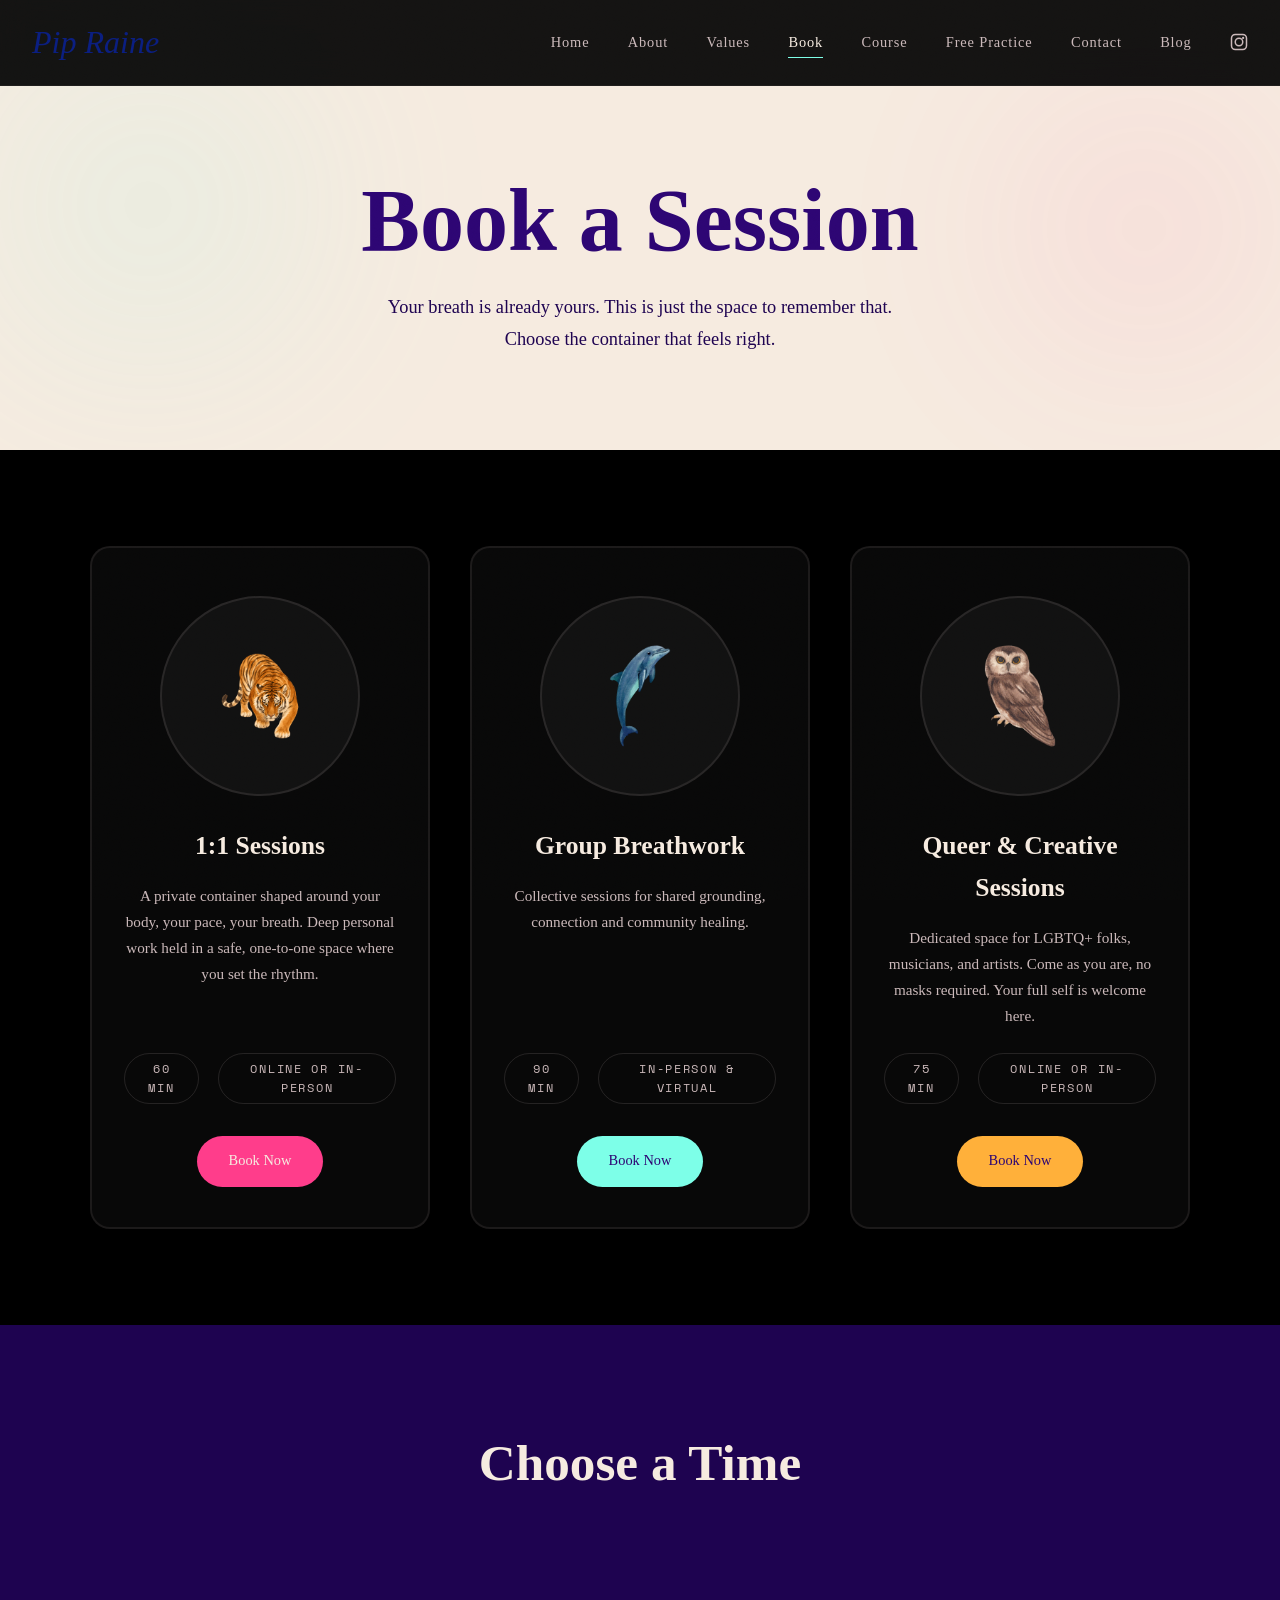
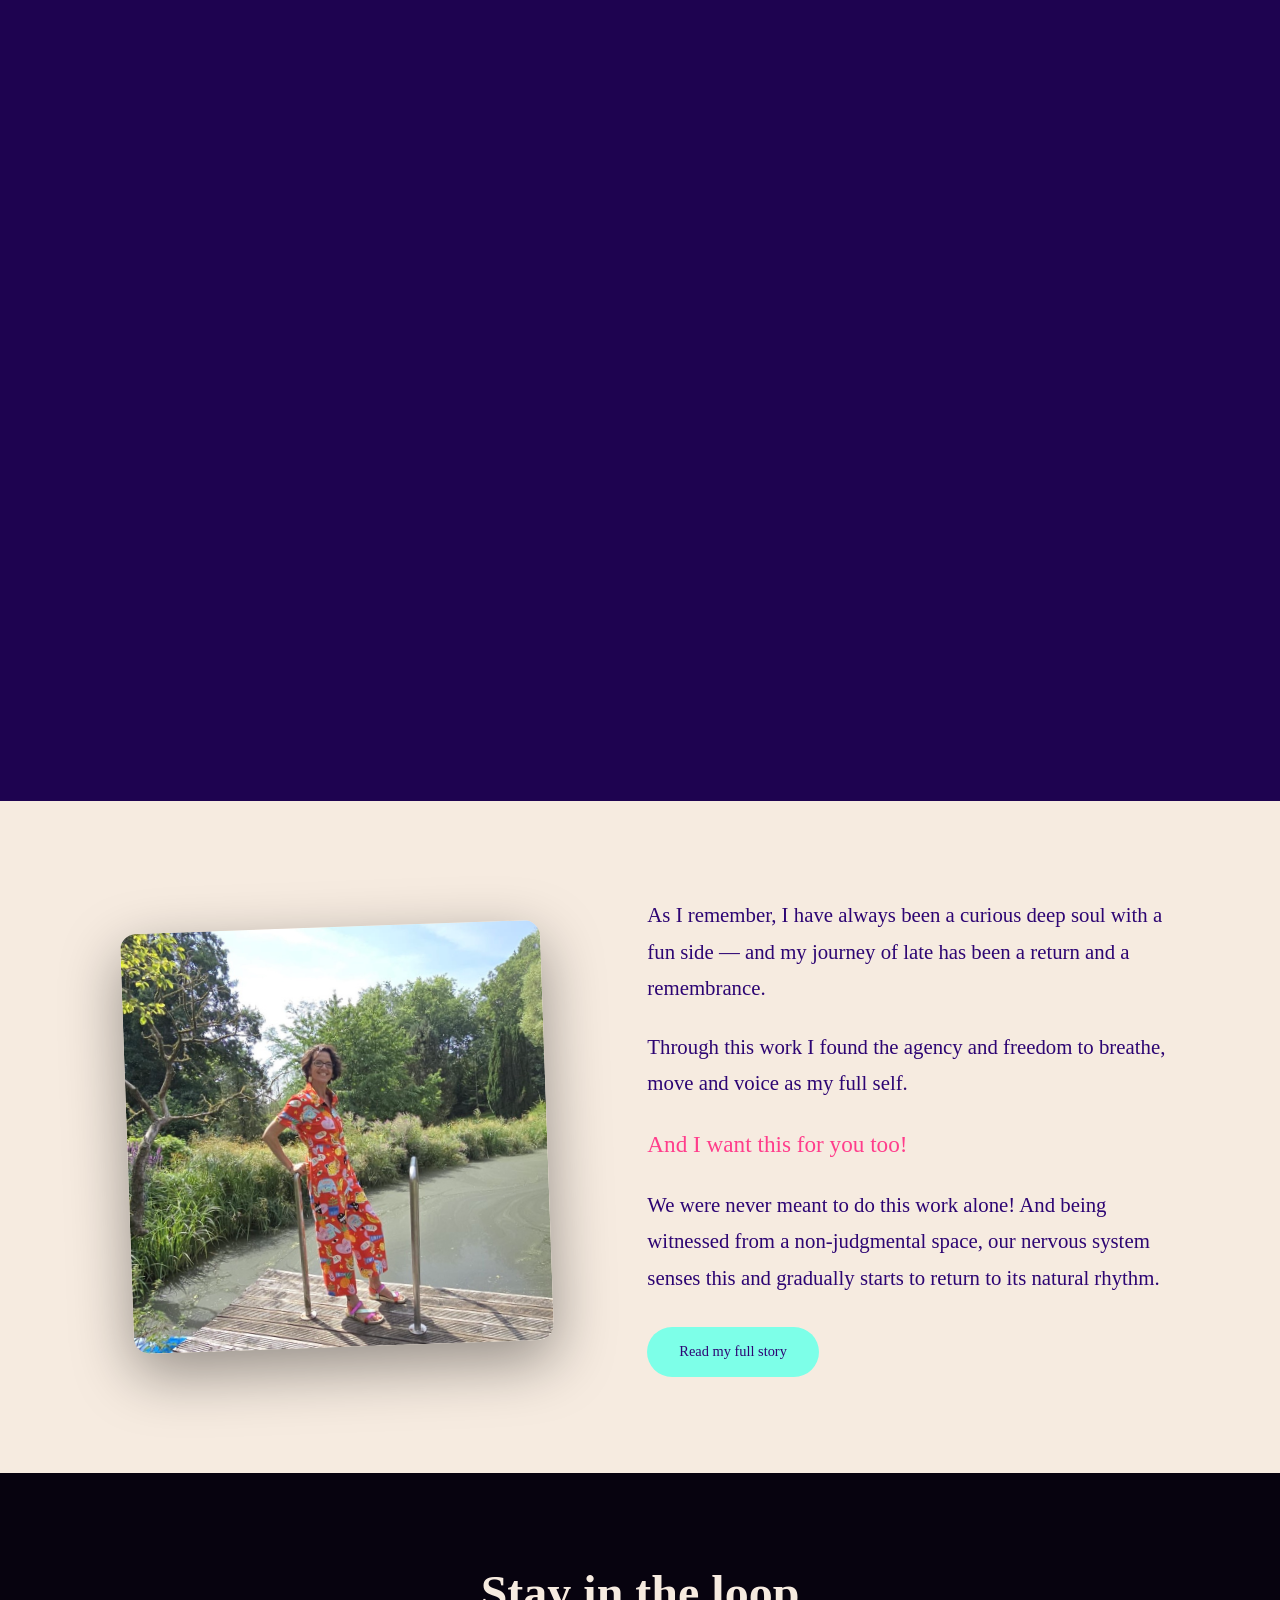
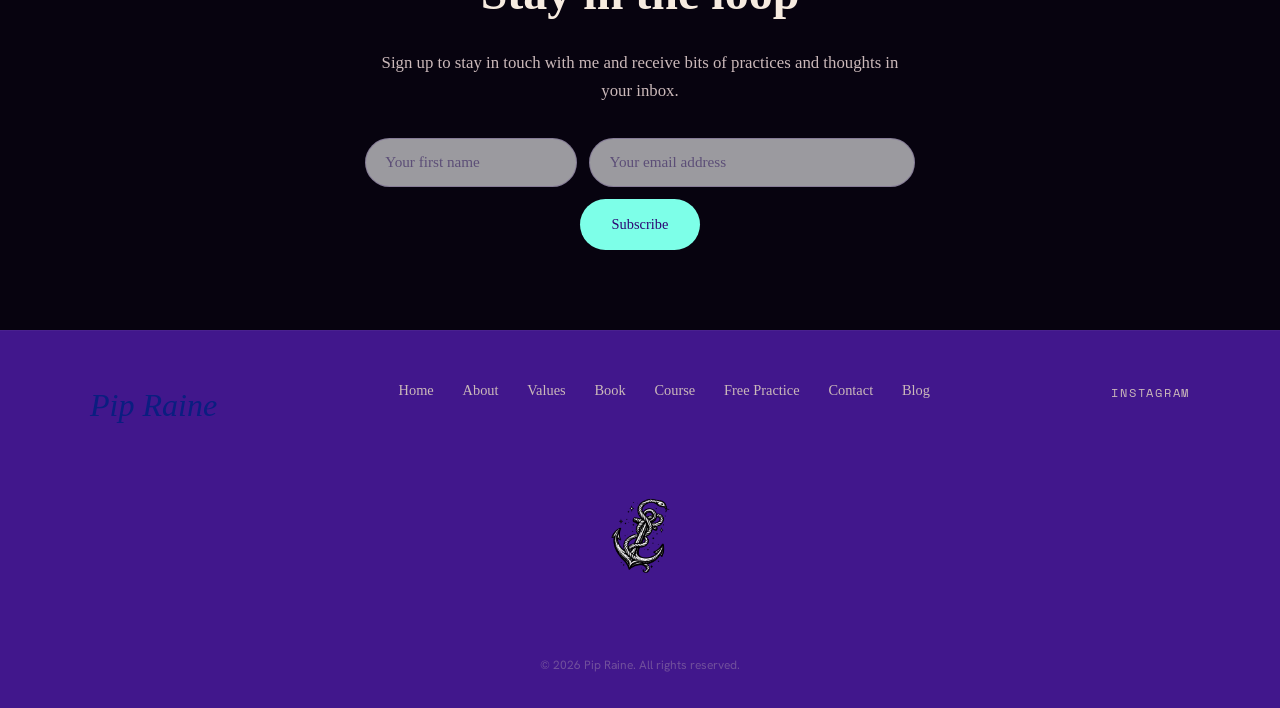
<file: book.html>
<!DOCTYPE html>
<html lang="en">
<head>
  <meta charset="UTF-8">
  <meta name="viewport" content="width=device-width, initial-scale=1.0">
  <title>Book a Session — Pip Raine</title>
  <link rel="preconnect" href="https://fonts.googleapis.com">
  <link rel="preconnect" href="https://fonts.gstatic.com" crossorigin>
  <link href="https://fonts.googleapis.com/css2?family=Chewy&family=Hanken+Grotesk:ital,wght@0,300;0,400;0,500;0,600;0,700;1,400&family=Instrument+Serif:ital@0;1&family=Space+Mono:wght@400;700&display=swap" rel="stylesheet">
  <link rel="stylesheet" href="styles.css?v=20261113">
</head>
<body>

  <div class="grain" aria-hidden="true"></div>

  <header class="site-header">
    <div class="header-inner">
      <a href="index.html" class="wordmark">Pip Raine</a>
      <nav class="desktop-nav">
        <a href="index.html">Home</a>
        <a href="about.html">About</a>
        <a href="values.html">Values</a>
        <a href="book.html" class="active">Book</a>
        <div class="nav-dropdown">
          <a href="course.html">Course</a>
          <div class="nav-dropdown-panel">
            <a href="course.html" class="nav-dd-card">
              <img src="assets/course-death-of-the-people-pleaser.jpg" alt="" width="84" height="84" loading="lazy">
              <span class="nav-dd-text">
                <span class="nav-dd-eyebrow">5-week online course</span>
                <span class="nav-dd-title">Death of the People Pleaser</span>
                <span class="nav-dd-meta">Mondays on Zoom &middot; from 11 Jan 2027</span>
              </span>
            </a>
          </div>
        </div>
        <a href="practice.html">Free Practice</a>
        <a href="contact.html">Contact</a>
        <a href="https://pipraine.substack.com/" target="_blank" rel="noopener">Blog</a>
        <a href="https://www.instagram.com/pipraine/" target="_blank" rel="noopener" aria-label="Instagram" class="nav-insta"><svg width="18" height="18" viewBox="0 0 24 24" fill="none" stroke="currentColor" stroke-width="2"><rect x="2" y="2" width="20" height="20" rx="5"/><circle cx="12" cy="12" r="5"/><circle cx="17.5" cy="6.5" r="1.5" fill="currentColor" stroke="none"/></svg></a>
      </nav>
      </div>
  </header>

  <button class="menu-toggle" aria-label="Open menu" aria-expanded="false">
        <span></span><span></span><span></span>
      </button>
  <nav class="nav-overlay" aria-hidden="true">
      <ul>
        <li><a href="index.html">Home</a></li>
        <li><a href="about.html">About</a></li>
        <li><a href="values.html">Values</a></li>
        <li><a href="book.html">Book</a></li>
        <li><a href="course.html">Course</a></li>
        <li><a href="practice.html">Free Practice</a></li>
        <li><a href="contact.html">Contact</a></li>
        <li><a href="https://pipraine.substack.com/" target="_blank" rel="noopener">Blog</a></li>
      </ul>
    </nav>

  <!-- ========== HERO ========== -->
  <section class="book-hero">
    <div class="blob blob--1" aria-hidden="true"></div>
    <div class="blob blob--2" aria-hidden="true"></div>
    <div class="book-hero-inner">
      <h1 class="reveal">Book a Session</h1>
      <p class="book-hero-sub reveal">Your breath is already yours. This is just the space to remember that. Choose the container that feels right.</p>
    </div>
  </section>

  <!-- ========== SESSION CARDS ========== -->
  <section class="book-sessions">
    <div class="book-sessions-grid">
      <div class="book-card book-card--1 reveal">
        <div class="offer-circle">
          <img src="assets/tiger.png" alt="Tiger icon">
        </div>
        <h3>1:1 Sessions</h3>
        <p class="book-card-desc">A private container shaped around your body, your pace, your breath. Deep personal work held in a safe, one-to-one space where you set the rhythm.</p>
        <div class="book-card-meta">
          <span>60 min</span>
          <span>Online or In-Person</span>
        </div>
        <a href="#scheduler" class="btn btn--fuchsia">Book Now</a>
      </div>

      <div class="book-card book-card--2 reveal">
        <div class="offer-circle">
          <img src="assets/3.png" alt="Dolphin icon">
        </div>
        <h3>Group Breathwork</h3>
        <p class="book-card-desc">Collective sessions for shared grounding, connection and community healing.</p>
        <div class="book-card-meta">
          <span>90 min</span>
          <span>In-Person & Virtual</span>
        </div>
        <a href="#scheduler" class="btn btn--jade">Book Now</a>
      </div>

      <div class="book-card book-card--3 reveal">
        <div class="offer-circle">
          <img src="assets/7.png" alt="Owl icon">
        </div>
        <h3>Queer & Creative Sessions</h3>
        <p class="book-card-desc">Dedicated space for LGBTQ+ folks, musicians, and artists. Come as you are, no masks required. Your full self is welcome here.</p>
        <div class="book-card-meta">
          <span>75 min</span>
          <span>Online or In-Person</span>
        </div>
        <a href="#scheduler" class="btn btn--amber">Book Now</a>
      </div>
    </div>
  </section>

  <!-- ========== SCHEDULER ========== -->
  <section class="book-scheduler" id="scheduler">
    <div class="book-scheduler-inner">
      <h2>Choose a Time</h2>
      <!-- Calendly inline widget -->
      <div class="calendly-inline-widget"
           data-url="https://calendly.com/pipraine-t2xo"
           style="min-width:320px;height:760px;"></div>
      <noscript>
        <p class="scheduler-note">To book a session, please <a href="contact.html">get in touch</a>.</p>
      </noscript>
    </div>
  </section>

  <!-- ========== ABOUT PIP ========== -->
  <section class="about-me about-me--book reveal">
    <div class="about-me-grid">
      <div class="about-me-images">
        <img src="assets/pip-jumpsuit.jpg" alt="Pip Raine standing by a pond in a bright red patterned jumpsuit" class="about-me-img">
      </div>
      <div class="about-me-text">
        <p>As I remember, I have always been a curious deep soul with a fun side — and my journey of late has been a return and a remembrance.</p>
        <p>Through this work I found the agency and freedom to breathe, move and voice as my full self.</p>
        <p class="highlight">And I want this for you too!</p>
        <p>We were never meant to do this work alone! And being witnessed from a non-judgmental space, our nervous system senses this and gradually starts to return to its natural rhythm.</p>
        <a href="about.html" class="btn btn--jade">Read my full story</a>
      </div>
    </div>
  </section>

  <!-- ========== MAILING LIST ========== -->
  <section class="mailing-list mailing-list--dark">
    <div class="mailing-inner">
      <h2>Stay in the loop</h2>
      <p>Sign up to stay in touch with me and receive bits of practices and thoughts in your&nbsp;inbox.</p>
      <form class="mailing-form" novalidate>
        <input type="text" name="FNAME" placeholder="Your first name" required aria-label="First name" autocomplete="given-name">
        <input type="email" name="EMAIL" placeholder="Your email address" required aria-label="Email address" autocomplete="email">
        <button type="submit" class="btn btn--jade">Subscribe</button>
        <p class="mailing-status" role="status" aria-live="polite" hidden></p>
      </form>
    </div>
  </section>

  <footer class="site-footer">
    <div class="footer-inner">
      <a href="index.html" class="wordmark">Pip Raine</a>
      <nav class="footer-nav">
        <a href="index.html">Home</a>
        <a href="about.html">About</a>
        <a href="values.html">Values</a>
        <a href="book.html">Book</a>
        <a href="course.html">Course</a>
        <a href="practice.html">Free Practice</a>
        <a href="contact.html">Contact</a>
        <a href="https://pipraine.substack.com/" target="_blank" rel="noopener">Blog</a>
      </nav>
      <div class="footer-socials">
        <a href="https://www.instagram.com/pipraine/" target="_blank" rel="noopener" aria-label="Instagram">Instagram</a>
      </div>
      <img src="assets/pip_anchor.png" alt="" class="footer-anchor" aria-hidden="true">
      <p class="footer-copy">&copy; 2026 Pip Raine. All rights reserved.</p>
    </div>
  </footer>

  <script src="script.js?v=20261113"></script>
  <!-- Calendly embed script -->
  <link rel="stylesheet" href="https://assets.calendly.com/assets/external/widget.css">
  <script src="https://assets.calendly.com/assets/external/widget.js" async></script>
</body>
</html>
</file>
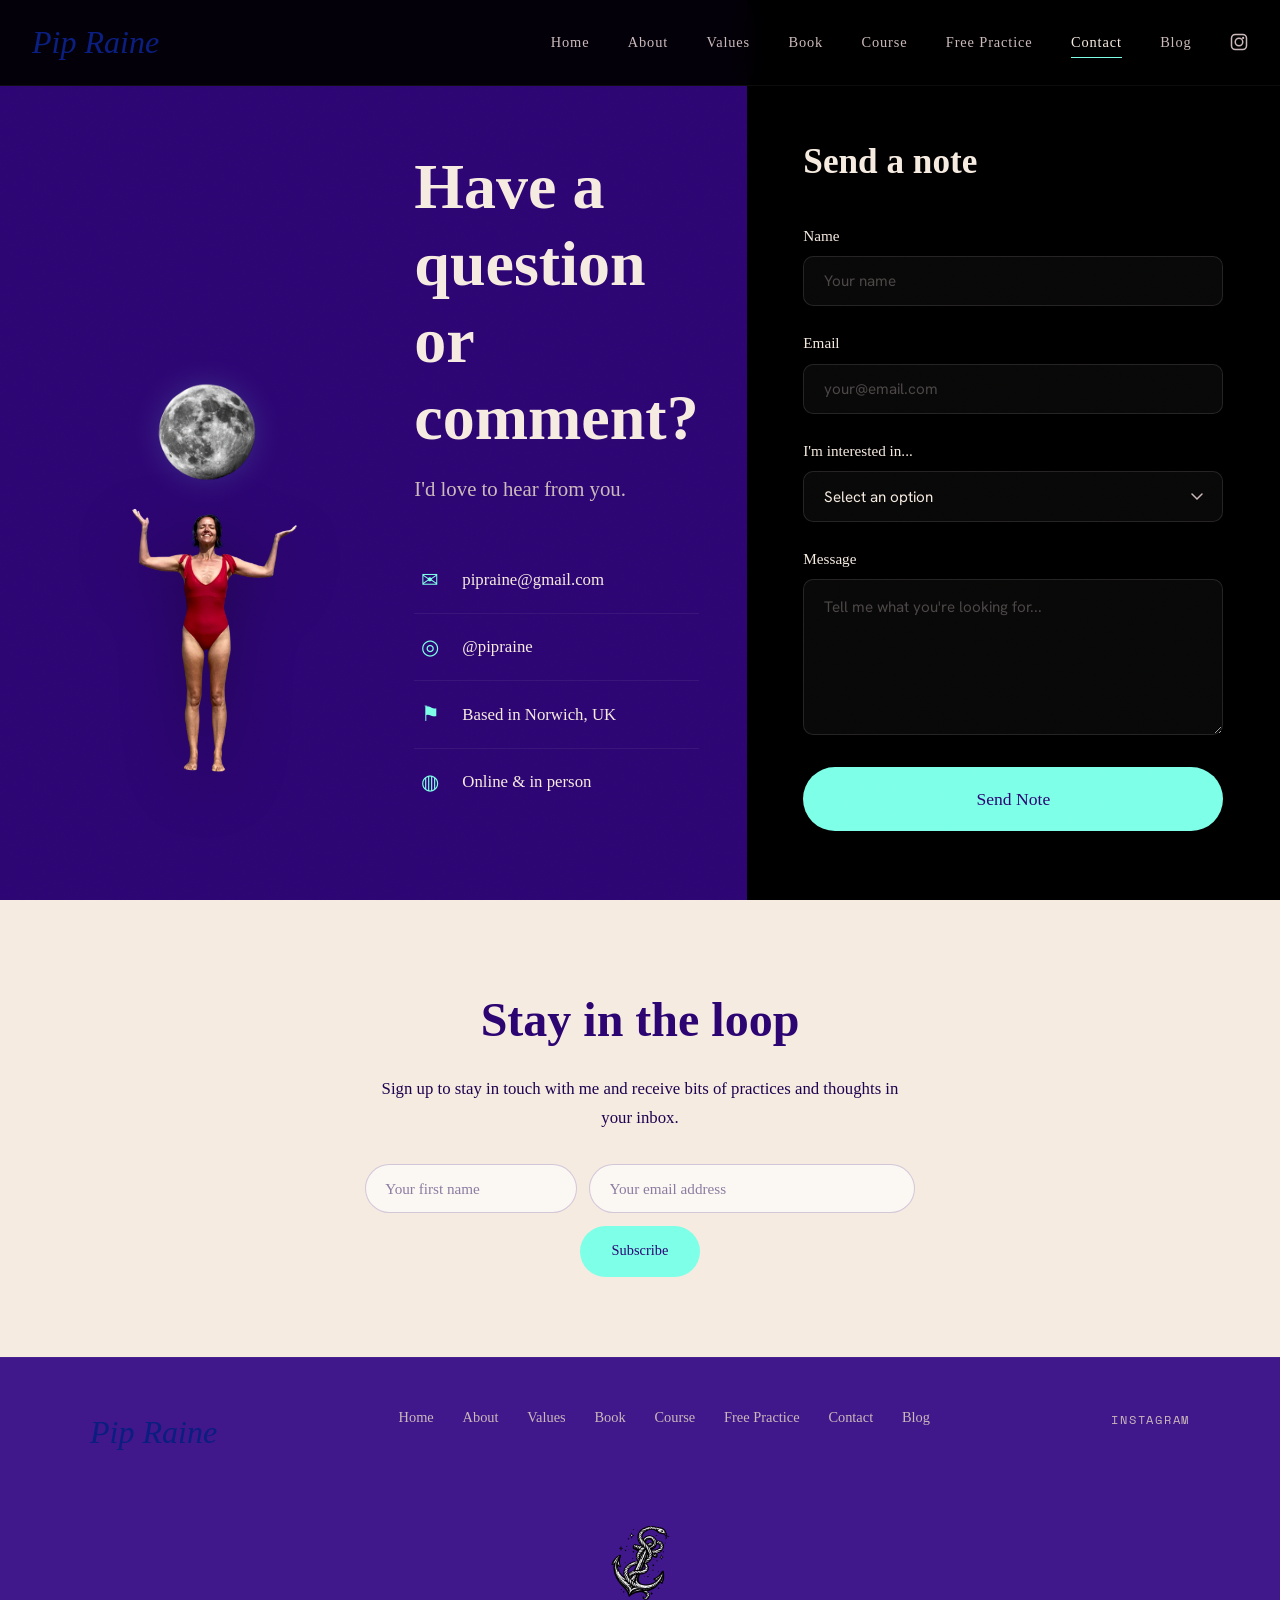
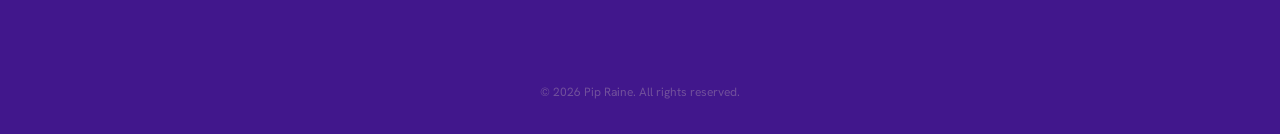
<file: contact.html>
<!DOCTYPE html>
<html lang="en">
<head>
  <meta charset="UTF-8">
  <meta name="viewport" content="width=device-width, initial-scale=1.0">
  <title>Contact — Pip Raine</title>
  <link rel="preconnect" href="https://fonts.googleapis.com">
  <link rel="preconnect" href="https://fonts.gstatic.com" crossorigin>
  <link href="https://fonts.googleapis.com/css2?family=Chewy&family=Hanken+Grotesk:ital,wght@0,300;0,400;0,500;0,600;0,700;1,400&family=Instrument+Serif:ital@0;1&family=Space+Mono:wght@400;700&display=swap" rel="stylesheet">
  <link rel="stylesheet" href="styles.css?v=20261113">
</head>
<body>

  <div class="grain" aria-hidden="true"></div>

  <header class="site-header">
    <div class="header-inner">
      <a href="index.html" class="wordmark">Pip Raine</a>
      <nav class="desktop-nav">
        <a href="index.html">Home</a>
        <a href="about.html">About</a>
        <a href="values.html">Values</a>
        <a href="book.html">Book</a>
        <div class="nav-dropdown">
          <a href="course.html">Course</a>
          <div class="nav-dropdown-panel">
            <a href="course.html" class="nav-dd-card">
              <img src="assets/course-death-of-the-people-pleaser.jpg" alt="" width="84" height="84" loading="lazy">
              <span class="nav-dd-text">
                <span class="nav-dd-eyebrow">5-week online course</span>
                <span class="nav-dd-title">Death of the People Pleaser</span>
                <span class="nav-dd-meta">Mondays on Zoom &middot; from 11 Jan 2027</span>
              </span>
            </a>
          </div>
        </div>
        <a href="practice.html">Free Practice</a>
        <a href="contact.html" class="active">Contact</a>
        <a href="https://pipraine.substack.com/" target="_blank" rel="noopener">Blog</a>
        <a href="https://www.instagram.com/pipraine/" target="_blank" rel="noopener" aria-label="Instagram" class="nav-insta"><svg width="18" height="18" viewBox="0 0 24 24" fill="none" stroke="currentColor" stroke-width="2"><rect x="2" y="2" width="20" height="20" rx="5"/><circle cx="12" cy="12" r="5"/><circle cx="17.5" cy="6.5" r="1.5" fill="currentColor" stroke="none"/></svg></a>
      </nav>
      </div>
  </header>

  <button class="menu-toggle" aria-label="Open menu" aria-expanded="false">
        <span></span><span></span><span></span>
      </button>
  <nav class="nav-overlay" aria-hidden="true">
      <ul>
        <li><a href="index.html">Home</a></li>
        <li><a href="about.html">About</a></li>
        <li><a href="values.html">Values</a></li>
        <li><a href="book.html">Book</a></li>
        <li><a href="course.html">Course</a></li>
        <li><a href="practice.html">Free Practice</a></li>
        <li><a href="contact.html">Contact</a></li>
        <li><a href="https://pipraine.substack.com/" target="_blank" rel="noopener">Blog</a></li>
      </ul>
    </nav>

  <!-- ========== SPLIT CONTACT ========== -->
  <section class="ct-split">
    <!-- Left — personal, visual -->
    <div class="ct-left">
      <div class="ct-left-inner reveal reveal-left">
        <div class="ct-left-grid">
          <div class="ct-photo-wrap">
            <img src="assets/5.png" alt="" class="ct-moon" aria-hidden="true">
            <img src="assets/1.png" alt="Pip Raine" class="ct-photo">
          </div>
          <div class="ct-left-text">
            <h1>Have a question<br>or comment?</h1>
            <p class="ct-subtitle">I'd love to hear from you.</p>
            <div class="ct-details">
              <a href="mailto:pipraine@gmail.com" class="ct-detail-item">
                <span class="ct-detail-icon">✉</span>
                <span>pipraine@gmail.com</span>
              </a>
              <a href="https://www.instagram.com/pipraine/" target="_blank" rel="noopener" class="ct-detail-item">
                <span class="ct-detail-icon">◎</span>
                <span>@pipraine</span>
              </a>
              <div class="ct-detail-item">
                <span class="ct-detail-icon">⚑</span>
                <span>Based in Norwich, UK</span>
              </div>
              <div class="ct-detail-item">
                <span class="ct-detail-icon">◍</span>
                <span>Online &amp; in person</span>
              </div>
            </div>
          </div>
        </div>
      </div>
    </div>

    <!-- Right — form -->
    <div class="ct-right">
      <form class="ct-form reveal reveal-right" action="https://formspree.io/f/mwledewn" method="post" novalidate>
        <h2>Send a note</h2>

        <!-- Honeypot: hidden from humans, bots fill it and get rejected. -->
        <input type="text" name="_gotcha" tabindex="-1" autocomplete="off" aria-hidden="true" style="position:absolute;left:-9999px;">
        <input type="hidden" name="_subject" value="New note from pipraine.com">


        <div class="form-group">
          <label for="ct-name">Name</label>
          <input type="text" id="ct-name" name="name" required placeholder="Your name" autocomplete="name">
        </div>

        <div class="form-group">
          <label for="ct-email">Email</label>
          <input type="email" id="ct-email" name="email" required placeholder="your@email.com" autocomplete="email">
        </div>

        <div class="form-group">
          <label for="ct-interest">I'm interested in...</label>
          <select id="ct-interest" name="interest" required>
            <option value="" disabled selected>Select an option</option>
            <option value="1:1 Sessions">1:1 Sessions</option>
            <option value="Group Breathwork">Group Breathwork</option>
            <option value="Queer & Creative Sessions">Queer & Creative Sessions</option>
            <option value="Collaboration">Collaboration</option>
            <option value="Other">Other</option>
          </select>
        </div>

        <div class="form-group">
          <label for="ct-message">Message</label>
          <textarea id="ct-message" name="message" rows="5" required placeholder="Tell me what you're looking for..."></textarea>
        </div>

        <button type="submit" class="btn btn--jade btn--lg">Send Note</button>
        <p class="mailing-status" role="status" aria-live="polite" hidden></p>
      </form>
    </div>
  </section>

  <!-- ========== MAILING LIST ========== -->
  <section class="mailing-list">
    <div class="mailing-inner">
      <h2>Stay in the loop</h2>
      <p>Sign up to stay in touch with me and receive bits of practices and thoughts in your&nbsp;inbox.</p>
      <form class="mailing-form" novalidate>
        <input type="text" name="FNAME" placeholder="Your first name" required aria-label="First name" autocomplete="given-name">
        <input type="email" name="EMAIL" placeholder="Your email address" required aria-label="Email address" autocomplete="email">
        <button type="submit" class="btn btn--jade">Subscribe</button>
        <p class="mailing-status" role="status" aria-live="polite" hidden></p>
      </form>
    </div>
  </section>

  <footer class="site-footer">
    <div class="footer-inner">
      <a href="index.html" class="wordmark">Pip Raine</a>
      <nav class="footer-nav">
        <a href="index.html">Home</a>
        <a href="about.html">About</a>
        <a href="values.html">Values</a>
        <a href="book.html">Book</a>
        <a href="course.html">Course</a>
        <a href="practice.html">Free Practice</a>
        <a href="contact.html">Contact</a>
        <a href="https://pipraine.substack.com/" target="_blank" rel="noopener">Blog</a>
      </nav>
      <div class="footer-socials">
        <a href="https://www.instagram.com/pipraine/" target="_blank" rel="noopener" aria-label="Instagram">Instagram</a>
      </div>
      <img src="assets/pip_anchor.png" alt="" class="footer-anchor" aria-hidden="true">
      <p class="footer-copy">&copy; 2026 Pip Raine. All rights reserved.</p>
    </div>
  </footer>

  <script src="script.js?v=20261113"></script>
</body>
</html>
</file>
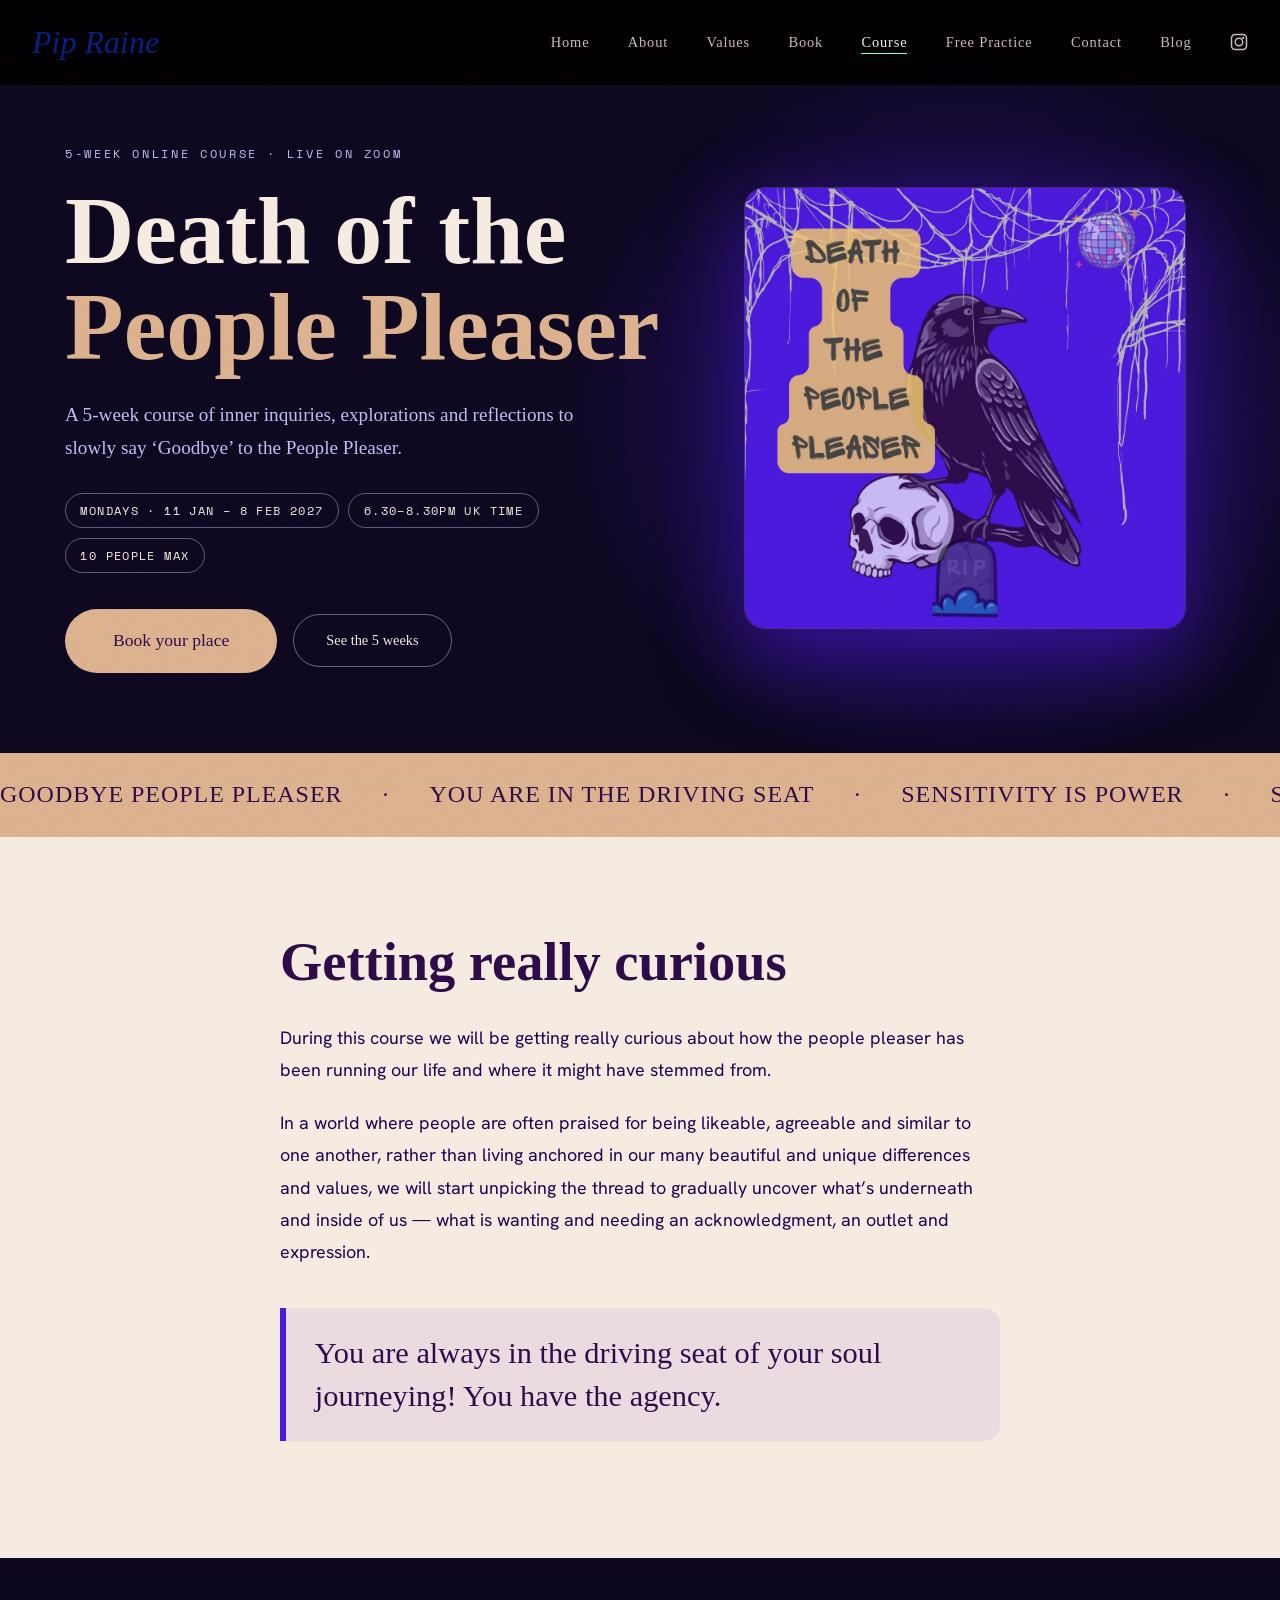
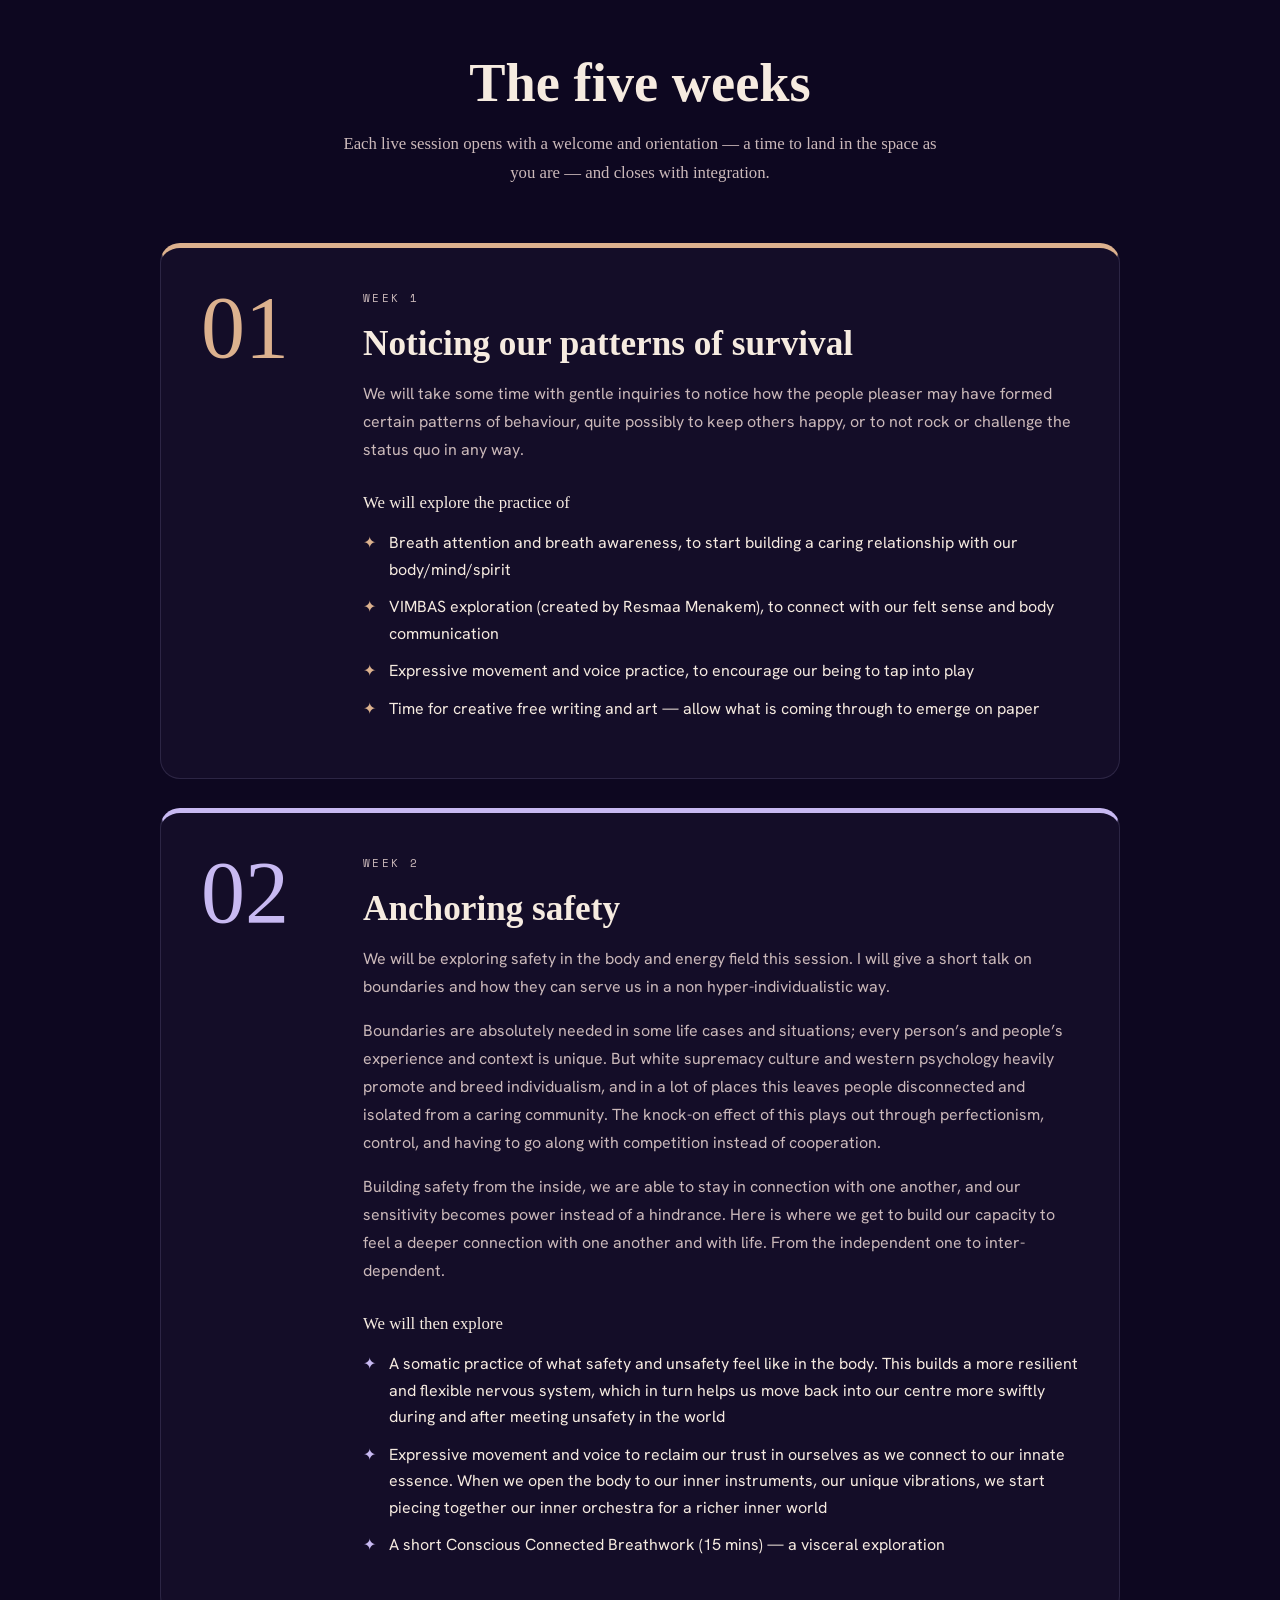
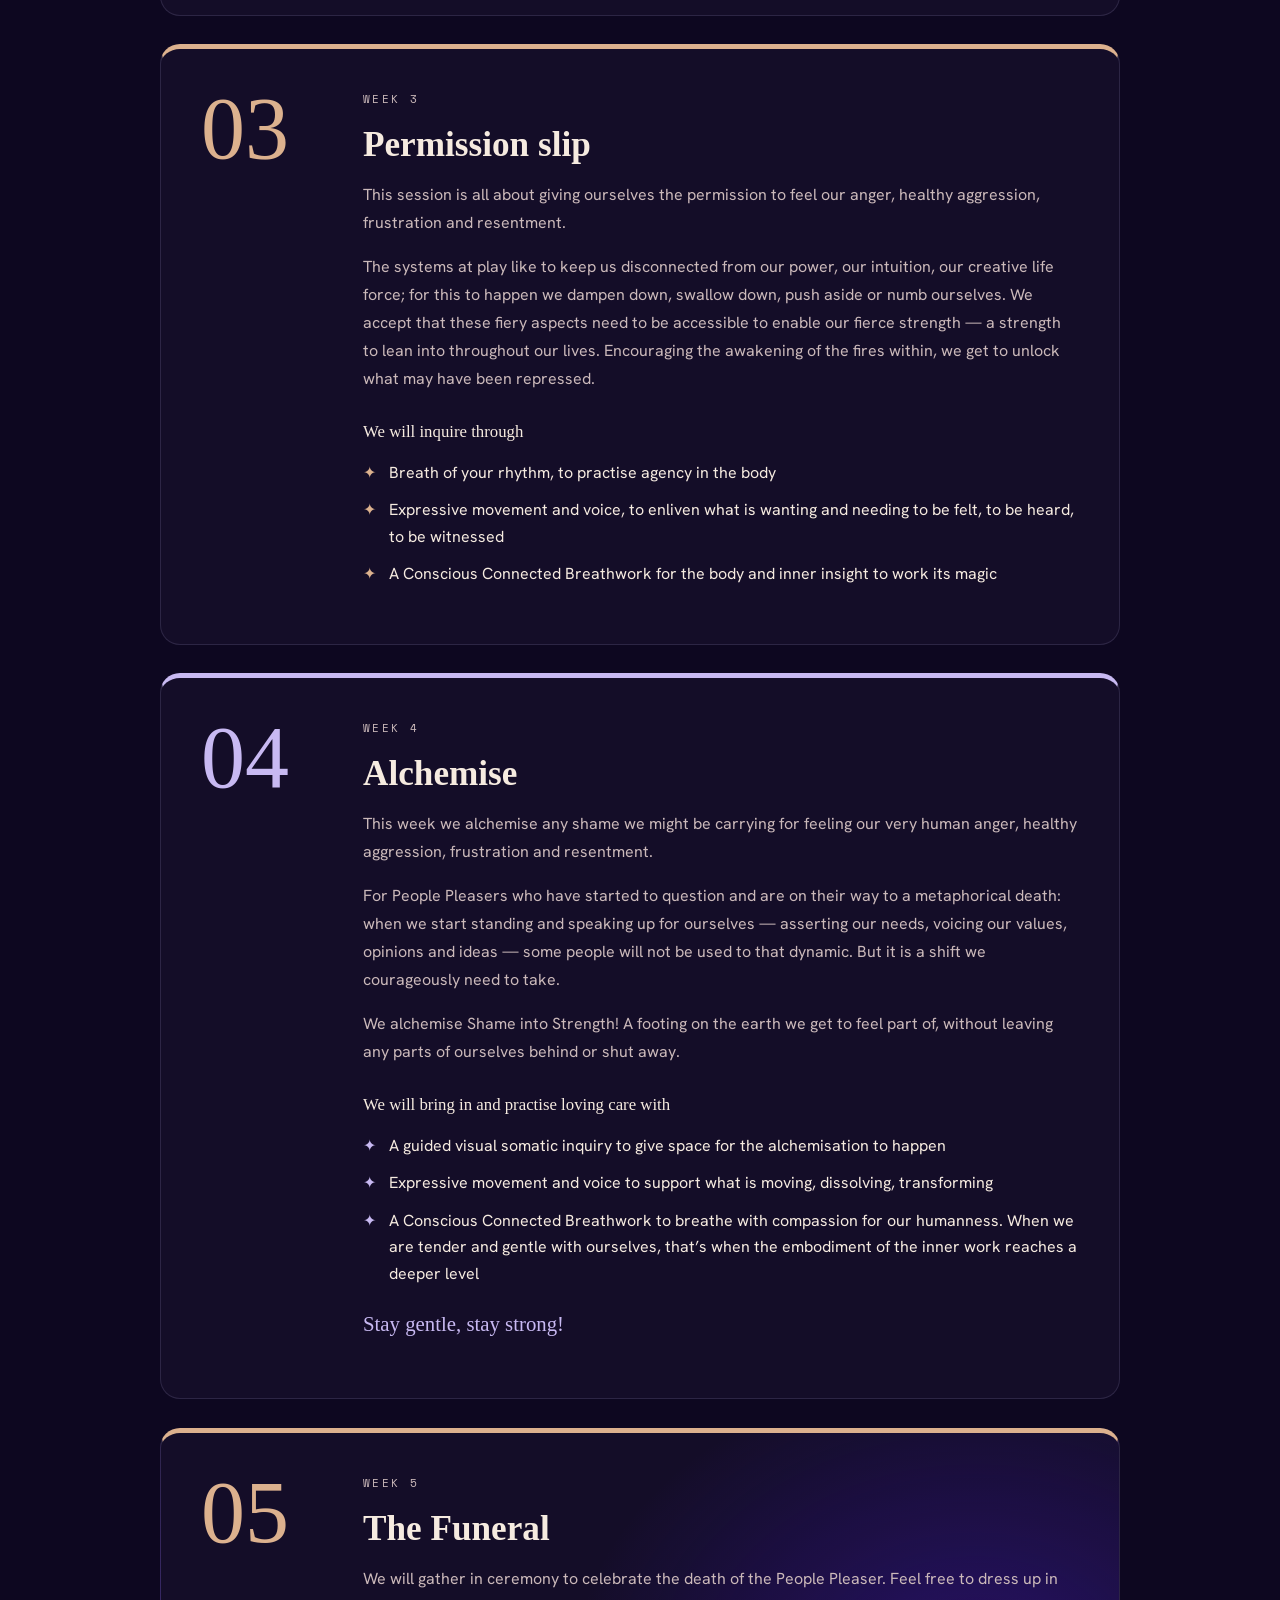
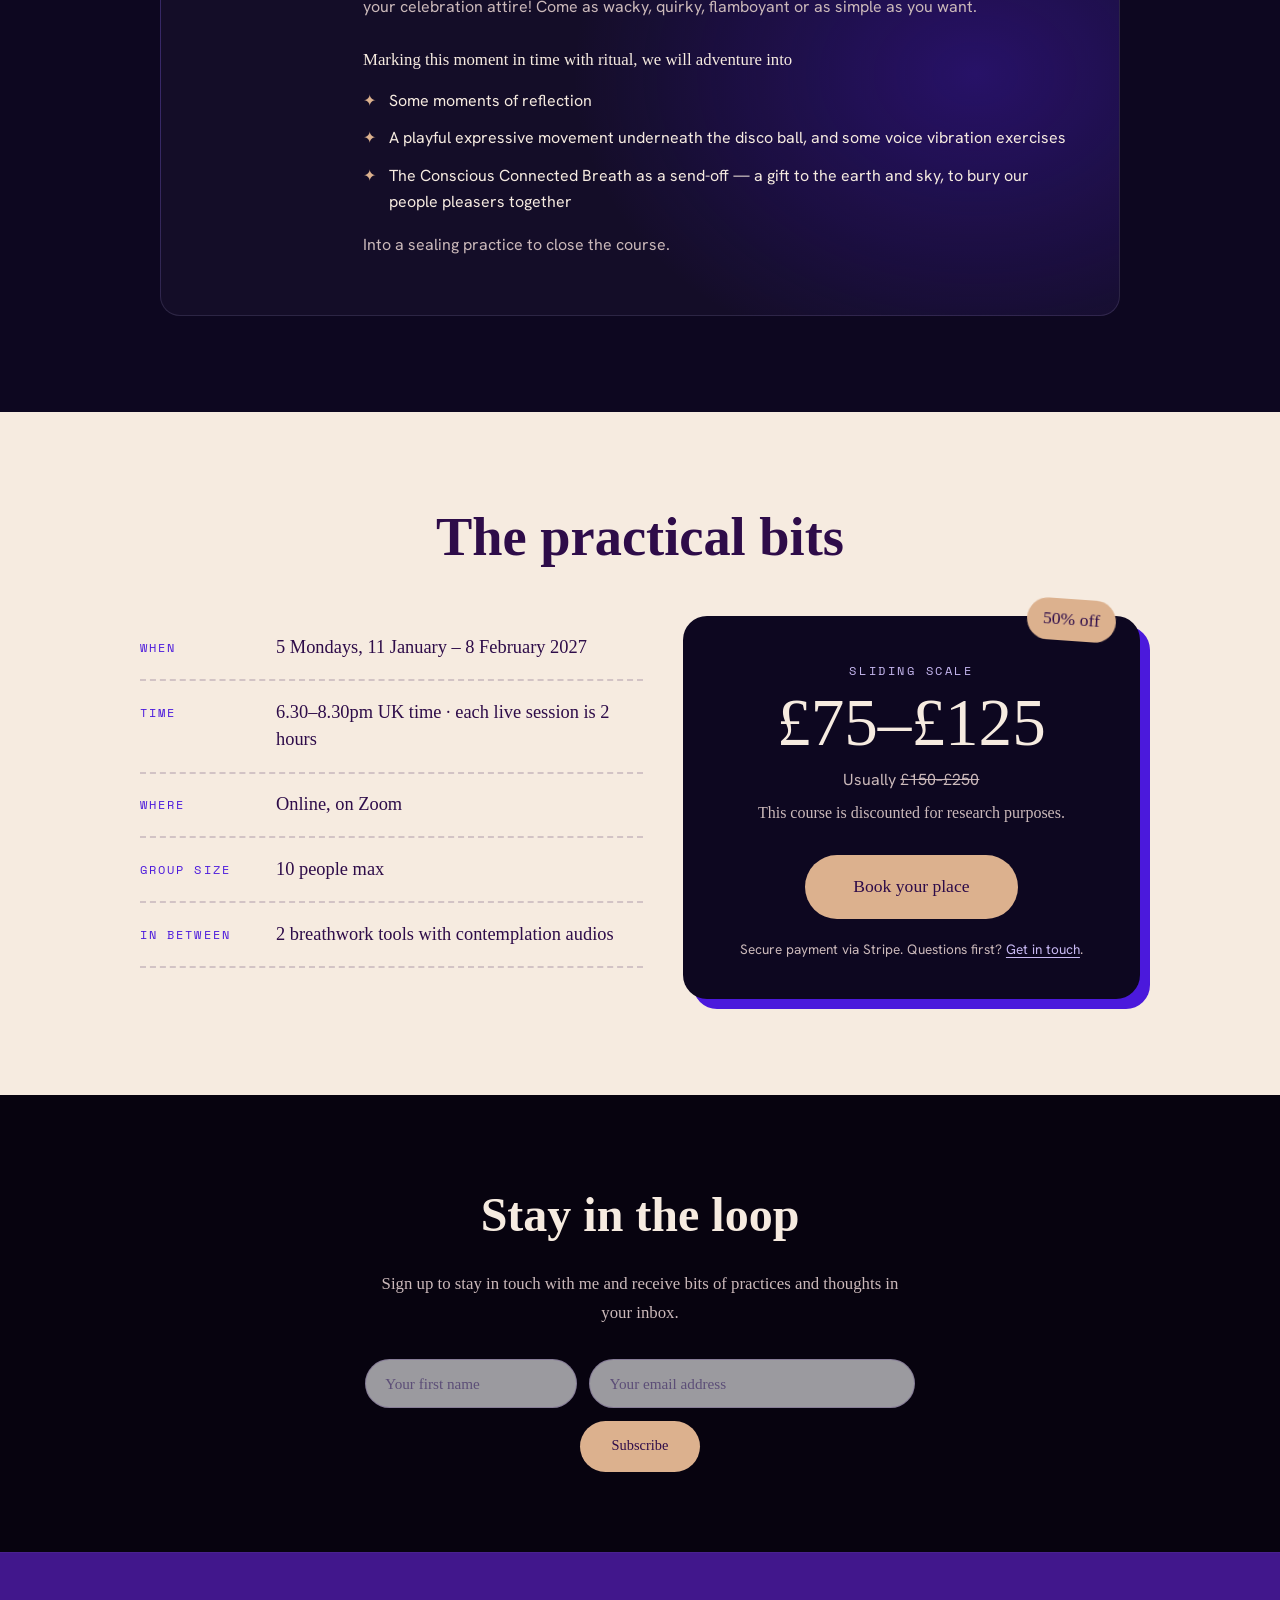
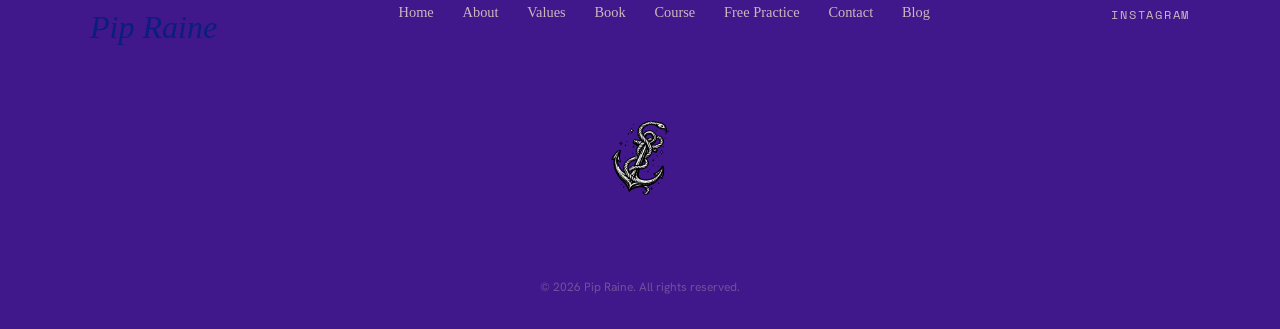
<file: course.html>
<!DOCTYPE html>
<html lang="en">
<head>
  <meta charset="UTF-8">
  <meta name="viewport" content="width=device-width, initial-scale=1.0">
  <title>Death of the People Pleaser — 5-Week Online Course — Pip Raine</title>
  <meta name="description" content="A 5-week online course of inner inquiries, breathwork, movement and voice to slowly say goodbye to the People Pleaser. Mondays on Zoom, 11 January – 8 February 2027. 10 places.">
  <meta property="og:title" content="Death of the People Pleaser — 5-week online course with Pip Raine">
  <meta property="og:description" content="Mondays on Zoom, 11 January – 8 February 2027. 10 places.">
  <meta property="og:image" content="https://pipraine.com/assets/course-death-of-the-people-pleaser.jpg">
  <meta property="og:url" content="https://pipraine.com/course">
  <meta name="twitter:card" content="summary_large_image">
  <link rel="preconnect" href="https://fonts.googleapis.com">
  <link rel="preconnect" href="https://fonts.gstatic.com" crossorigin>
  <link href="https://fonts.googleapis.com/css2?family=Chewy&family=Hanken+Grotesk:ital,wght@0,300;0,400;0,500;0,600;0,700;1,400&family=Instrument+Serif:ital@0;1&family=Space+Mono:wght@400;700&display=swap" rel="stylesheet">
  <link rel="stylesheet" href="styles.css?v=20261113">
</head>
<body class="course-page">

  <div class="grain" aria-hidden="true"></div>

  <header class="site-header">
    <div class="header-inner">
      <a href="index.html" class="wordmark">Pip Raine</a>
      <nav class="desktop-nav">
        <a href="index.html">Home</a>
        <a href="about.html">About</a>
        <a href="values.html">Values</a>
        <a href="book.html">Book</a>
        <div class="nav-dropdown">
          <a href="course.html" class="active" aria-current="page">Course</a>
          <div class="nav-dropdown-panel">
            <a href="course.html" class="nav-dd-card">
              <img src="assets/course-death-of-the-people-pleaser.jpg" alt="" width="84" height="84" loading="lazy">
              <span class="nav-dd-text">
                <span class="nav-dd-eyebrow">5-week online course</span>
                <span class="nav-dd-title">Death of the People Pleaser</span>
                <span class="nav-dd-meta">Mondays on Zoom &middot; from 11 Jan 2027</span>
              </span>
            </a>
          </div>
        </div>
        <a href="practice.html">Free Practice</a>
        <a href="contact.html">Contact</a>
        <a href="https://pipraine.substack.com/" target="_blank" rel="noopener">Blog</a>
        <a href="https://www.instagram.com/pipraine/" target="_blank" rel="noopener" aria-label="Instagram" class="nav-insta"><svg width="18" height="18" viewBox="0 0 24 24" fill="none" stroke="currentColor" stroke-width="2"><rect x="2" y="2" width="20" height="20" rx="5"/><circle cx="12" cy="12" r="5"/><circle cx="17.5" cy="6.5" r="1.5" fill="currentColor" stroke="none"/></svg></a>
      </nav>
      </div>
  </header>

  <button class="menu-toggle" aria-label="Open menu" aria-expanded="false">
        <span></span><span></span><span></span>
      </button>
  <nav class="nav-overlay" aria-hidden="true">
      <ul>
        <li><a href="index.html">Home</a></li>
        <li><a href="about.html">About</a></li>
        <li><a href="values.html">Values</a></li>
        <li><a href="book.html">Book</a></li>
        <li><a href="course.html" aria-current="page">Course</a></li>
        <li><a href="practice.html">Free Practice</a></li>
        <li><a href="contact.html">Contact</a></li>
        <li><a href="https://pipraine.substack.com/" target="_blank" rel="noopener">Blog</a></li>
      </ul>
    </nav>

  <main>

  <!-- ========== COURSE HERO ========== -->
  <section class="course-hero">
    <div class="blob blob--1" aria-hidden="true"></div>
    <div class="blob blob--2" aria-hidden="true"></div>
    <div class="blob blob--3" aria-hidden="true"></div>

    <div class="course-hero-grid">
      <div class="course-hero-text">
        <p class="course-eyebrow reveal">5-week online course &middot; live on Zoom</p>
        <h1 class="reveal">Death of the <em>People&nbsp;Pleaser</em></h1>
        <p class="course-hero-sub reveal">A 5-week course of inner inquiries, explorations and reflections to slowly say &lsquo;Goodbye&rsquo; to the People Pleaser.</p>
        <ul class="course-chips reveal" aria-label="Course details">
          <li>Mondays &middot; 11 Jan &ndash; 8 Feb 2027</li>
          <li>6.30&ndash;8.30pm&nbsp;UK&nbsp;time</li>
          <li>10 people max</li>
        </ul>
        <div class="course-hero-btns reveal">
          <a href="https://book.stripe.com/bJe7sK1GFc7P0VKgE4bbG01" class="btn btn--jade btn--lg" target="_blank" rel="noopener">Book your place</a>
          <a href="#weeks" class="btn btn--ghost">See the 5 weeks</a>
        </div>
      </div>

      <div class="course-hero-art">
        <img src="assets/course-death-of-the-people-pleaser.jpg" alt="Course artwork: &lsquo;Death of the People Pleaser&rsquo; written on a gravestone-shaped sign, with a crow perched on a skull beside an RIP headstone, under cobwebs and a disco ball" class="course-poster-img" width="1080" height="1080">
      </div>
    </div>
  </section>

  <!-- ========== MARQUEE ========== -->
  <div class="marquee marquee--fuchsia" aria-hidden="true">
    <div class="marquee-track">
      <span>goodbye people pleaser</span><span>·</span>
      <span>you are in the driving seat</span><span>·</span>
      <span>sensitivity is power</span><span>·</span>
      <span>shame into strength</span><span>·</span>
      <span>stay gentle, stay strong</span><span>·</span>
      <span>goodbye people pleaser</span><span>·</span>
      <span>you are in the driving seat</span><span>·</span>
      <span>sensitivity is power</span><span>·</span>
      <span>shame into strength</span><span>·</span>
      <span>stay gentle, stay strong</span><span>·</span>
    </div>
  </div>

  <!-- ========== INTRO (exhale — light) ========== -->
  <section class="course-intro">
    <div class="course-intro-inner">
      <h2 class="reveal">Getting really curious</h2>
      <p class="reveal">During this course we will be getting really curious about how the people pleaser has been running our life and where it might have stemmed from.</p>
      <p class="reveal">In a world where people are often praised for being likeable, agreeable and similar to one another, rather than living anchored in our many beautiful and unique differences and values, we will start unpicking the thread to gradually uncover what&rsquo;s underneath and inside of us &mdash; what is wanting and needing an acknowledgment, an outlet and expression.</p>
      <p class="course-intro-highlight reveal">You are always in the driving seat of your soul journeying! You have the agency.</p>
    </div>
  </section>

  <!-- ========== THE FIVE WEEKS (inhale — dark) ========== -->
  <section class="course-weeks" id="weeks">
    <div class="course-weeks-inner">
      <h2 class="reveal">The five weeks</h2>
      <p class="course-weeks-lede reveal">Each live session opens with a welcome and orientation &mdash; a time to land in the space as you are &mdash; and closes with integration.</p>

      <ol class="week-list">
        <li class="week-card week-card--1 reveal">
          <div class="week-num" aria-hidden="true">01</div>
          <div class="week-body">
            <p class="week-label">Week 1</p>
            <h3>Noticing our patterns of survival</h3>
            <p>We will take some time with gentle inquiries to notice how the people pleaser may have formed certain patterns of behaviour, quite possibly to keep others happy, or to not rock or challenge the status quo in any way.</p>
            <p class="week-practices-title">We will explore the practice of</p>
            <ul class="week-practices">
              <li>Breath attention and breath awareness, to start building a caring relationship with our body/mind/spirit</li>
              <li>VIMBAS exploration (created by Resmaa Menakem), to connect with our felt sense and body communication</li>
              <li>Expressive movement and voice practice, to encourage our being to tap into play</li>
              <li>Time for creative free writing and art &mdash; allow what is coming through to emerge on paper</li>
            </ul>
          </div>
        </li>

        <li class="week-card week-card--2 reveal">
          <div class="week-num" aria-hidden="true">02</div>
          <div class="week-body">
            <p class="week-label">Week 2</p>
            <h3>Anchoring safety</h3>
            <p>We will be exploring safety in the body and energy field this session. I will give a short talk on boundaries and how they can serve us in a non hyper-individualistic way.</p>
            <p>Boundaries are absolutely needed in some life cases and situations; every person&rsquo;s and people&rsquo;s experience and context is unique. But white supremacy culture and western psychology heavily promote and breed individualism, and in a lot of places this leaves people disconnected and isolated from a caring community. The knock-on effect of this plays out through perfectionism, control, and having to go along with competition instead of cooperation.</p>
            <p>Building safety from the inside, we are able to stay in connection with one another, and our sensitivity becomes power instead of a hindrance. Here is where we get to build our capacity to feel a deeper connection with one another and with life. From the independent one to inter-dependent.</p>
            <p class="week-practices-title">We will then explore</p>
            <ul class="week-practices">
              <li>A somatic practice of what safety and unsafety feel like in the body. This builds a more resilient and flexible nervous system, which in turn helps us move back into our centre more swiftly during and after meeting unsafety in the world</li>
              <li>Expressive movement and voice to reclaim our trust in ourselves as we connect to our innate essence. When we open the body to our inner instruments, our unique vibrations, we start piecing together our inner orchestra for a richer inner world</li>
              <li>A short Conscious Connected Breathwork (15 mins) &mdash; a visceral exploration</li>
            </ul>
          </div>
        </li>

        <li class="week-card week-card--3 reveal">
          <div class="week-num" aria-hidden="true">03</div>
          <div class="week-body">
            <p class="week-label">Week 3</p>
            <h3>Permission slip</h3>
            <p>This session is all about giving ourselves the permission to feel our anger, healthy aggression, frustration and resentment.</p>
            <p>The systems at play like to keep us disconnected from our power, our intuition, our creative life force; for this to happen we dampen down, swallow down, push aside or numb ourselves. We accept that these fiery aspects need to be accessible to enable our fierce strength &mdash; a strength to lean into throughout our lives. Encouraging the awakening of the fires within, we get to unlock what may have been repressed.</p>
            <p class="week-practices-title">We will inquire through</p>
            <ul class="week-practices">
              <li>Breath of your rhythm, to practise agency in the body</li>
              <li>Expressive movement and voice, to enliven what is wanting and needing to be felt, to be heard, to be witnessed</li>
              <li>A Conscious Connected Breathwork for the body and inner insight to work its magic</li>
            </ul>
          </div>
        </li>

        <li class="week-card week-card--4 reveal">
          <div class="week-num" aria-hidden="true">04</div>
          <div class="week-body">
            <p class="week-label">Week 4</p>
            <h3>Alchemise</h3>
            <p>This week we alchemise any shame we might be carrying for feeling our very human anger, healthy aggression, frustration and resentment.</p>
            <p>For People Pleasers who have started to question and are on their way to a metaphorical death: when we start standing and speaking up for ourselves &mdash; asserting our needs, voicing our values, opinions and ideas &mdash; some people will not be used to that dynamic. But it is a shift we courageously need to take.</p>
            <p>We alchemise Shame into Strength! A footing on the earth we get to feel part of, without leaving any parts of ourselves behind or shut away.</p>
            <p class="week-practices-title">We will bring in and practise loving care with</p>
            <ul class="week-practices">
              <li>A guided visual somatic inquiry to give space for the alchemisation to happen</li>
              <li>Expressive movement and voice to support what is moving, dissolving, transforming</li>
              <li>A Conscious Connected Breathwork to breathe with compassion for our humanness. When we are tender and gentle with ourselves, that&rsquo;s when the embodiment of the inner work reaches a deeper level</li>
            </ul>
            <p class="week-signoff">Stay gentle, stay strong!</p>
          </div>
        </li>

        <li class="week-card week-card--5 reveal">
          <div class="week-num" aria-hidden="true">05</div>
          <div class="week-body">
            <p class="week-label">Week 5</p>
            <h3>The Funeral</h3>
            <p>We will gather in ceremony to celebrate the death of the People Pleaser. Feel free to dress up in your celebration attire! Come as wacky, quirky, flamboyant or as simple as you want.</p>
            <p class="week-practices-title">Marking this moment in time with ritual, we will adventure into</p>
            <ul class="week-practices">
              <li>Some moments of reflection</li>
              <li>A playful expressive movement underneath the disco ball, and some voice vibration exercises</li>
              <li>The Conscious Connected Breath as a send-off &mdash; a gift to the earth and sky, to bury our people pleasers together</li>
            </ul>
            <p>Into a sealing practice to close the course.</p>
          </div>
        </li>
      </ol>
    </div>
  </section>

  <!-- ========== DETAILS + PRICE (exhale — light) ========== -->
  <section class="course-details" id="book">
    <div class="course-details-inner">
      <h2 class="reveal">The practical bits</h2>

      <div class="course-details-grid">
        <dl class="course-facts reveal">
          <div>
            <dt>When</dt>
            <dd>5 Mondays, 11 January &ndash; 8 February 2027</dd>
          </div>
          <div>
            <dt>Time</dt>
            <dd>6.30&ndash;8.30pm&nbsp;UK&nbsp;time &middot; each live session is 2 hours</dd>
          </div>
          <div>
            <dt>Where</dt>
            <dd>Online, on Zoom</dd>
          </div>
          <div>
            <dt>Group size</dt>
            <dd>10 people max</dd>
          </div>
          <div>
            <dt>In between</dt>
            <dd>2 breathwork tools with contemplation audios</dd>
          </div>
        </dl>

        <div class="course-price reveal">
          <p class="course-price-tag">50% off</p>
          <p class="course-price-label">Sliding scale</p>
          <p class="course-price-amount">&pound;75&ndash;&pound;125</p>
          <p class="course-price-usual">Usually <s>&pound;150&ndash;&pound;250</s></p>
          <p class="course-price-note">This course is discounted for research purposes.</p>
          <a href="https://book.stripe.com/bJe7sK1GFc7P0VKgE4bbG01" class="btn btn--fuchsia btn--lg" target="_blank" rel="noopener">Book your place</a>
          <p class="course-price-small">Secure payment via Stripe. Questions first? <a href="contact.html">Get in touch</a>.</p>
        </div>
      </div>
    </div>
  </section>

  </main>

  <!-- ========== MAILING LIST ========== -->
  <section class="mailing-list mailing-list--dark">
    <div class="mailing-inner">
      <h2>Stay in the loop</h2>
      <p>Sign up to stay in touch with me and receive bits of practices and thoughts in your&nbsp;inbox.</p>
      <form class="mailing-form" novalidate>
        <input type="text" name="FNAME" placeholder="Your first name" required aria-label="First name" autocomplete="given-name">
        <input type="email" name="EMAIL" placeholder="Your email address" required aria-label="Email address" autocomplete="email">
        <button type="submit" class="btn btn--jade">Subscribe</button>
        <p class="mailing-status" role="status" aria-live="polite" hidden></p>
      </form>
    </div>
  </section>

  <footer class="site-footer">
    <div class="footer-inner">
      <a href="index.html" class="wordmark">Pip Raine</a>
      <nav class="footer-nav">
        <a href="index.html">Home</a>
        <a href="about.html">About</a>
        <a href="values.html">Values</a>
        <a href="book.html">Book</a>
        <a href="course.html">Course</a>
        <a href="practice.html">Free Practice</a>
        <a href="contact.html">Contact</a>
        <a href="https://pipraine.substack.com/" target="_blank" rel="noopener">Blog</a>
      </nav>
      <div class="footer-socials">
        <a href="https://www.instagram.com/pipraine/" target="_blank" rel="noopener" aria-label="Instagram">Instagram</a>
      </div>
      <img src="assets/pip_anchor.png" alt="" class="footer-anchor" aria-hidden="true">
      <p class="footer-copy">&copy; 2026 Pip Raine. All rights reserved.</p>
    </div>
  </footer>

  <script src="script.js?v=20261113"></script>
</body>
</html>
</file>
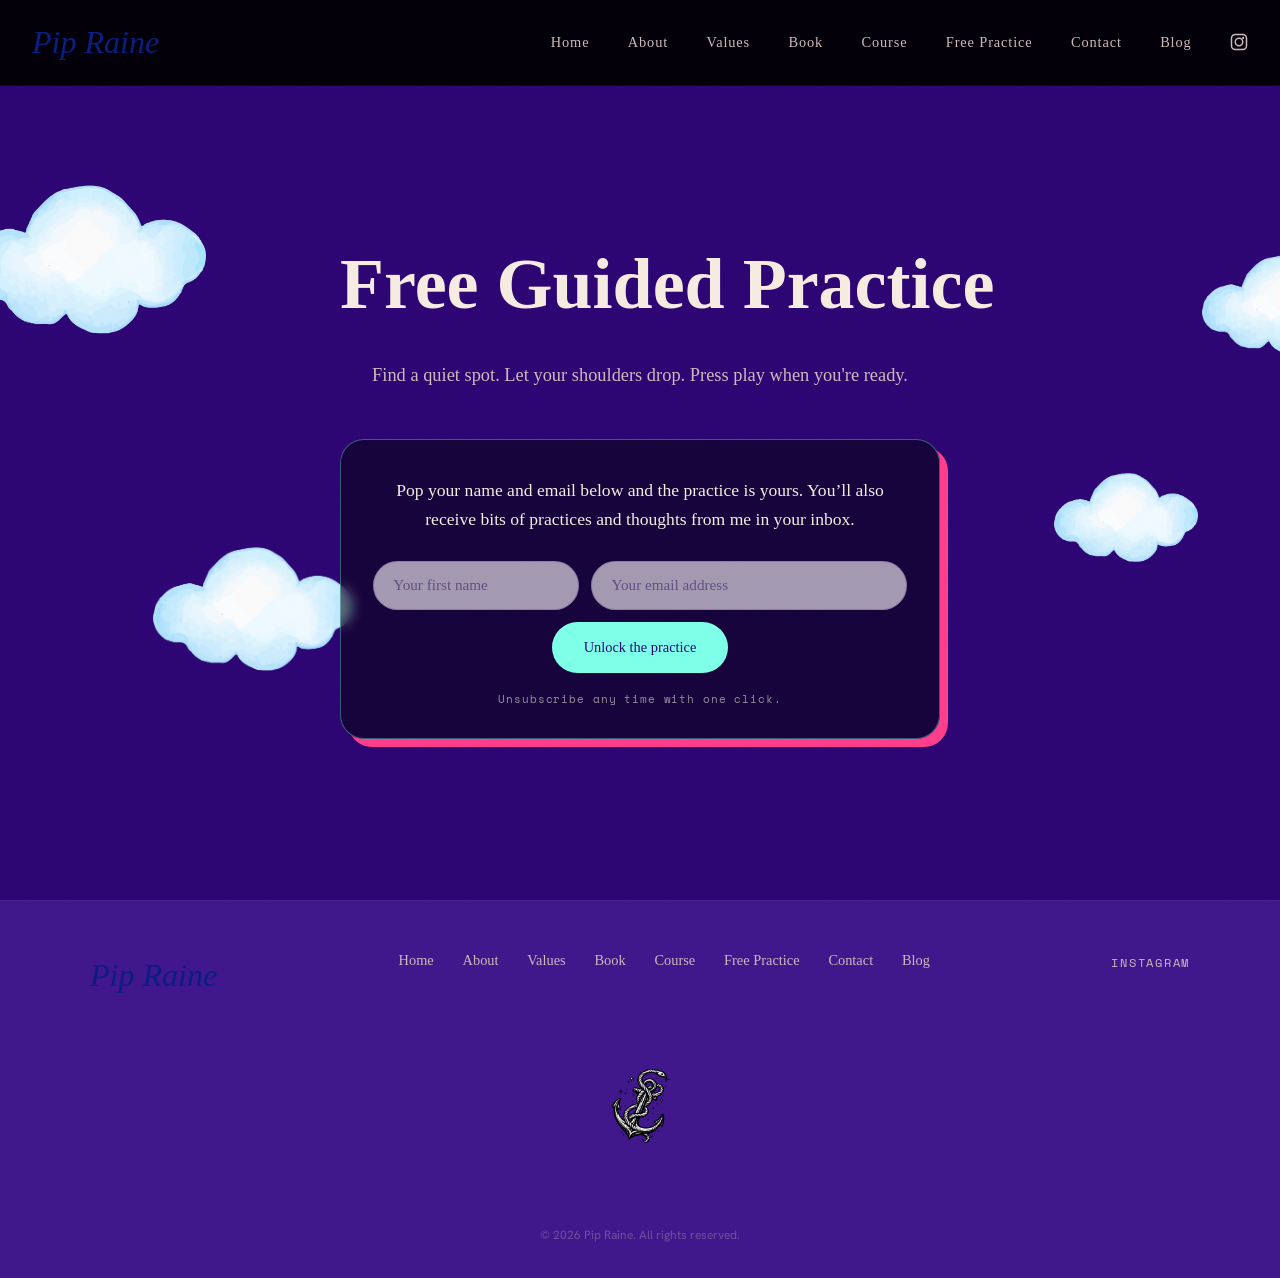
<file: practice.html>
<!DOCTYPE html>
<html lang="en">
<head>
  <meta charset="UTF-8">
  <meta name="viewport" content="width=device-width, initial-scale=1.0">
  <title>Free Guided Practice — Pip Raine</title>
  <link rel="preconnect" href="https://fonts.googleapis.com">
  <link rel="preconnect" href="https://fonts.gstatic.com" crossorigin>
  <link href="https://fonts.googleapis.com/css2?family=Chewy&family=Hanken+Grotesk:ital,wght@0,300;0,400;0,500;0,600;0,700;1,400&family=Instrument+Serif:ital@0;1&family=Space+Mono:wght@400;700&display=swap" rel="stylesheet">
  <link rel="stylesheet" href="styles.css?v=20261113">
</head>
<body>

  <div class="grain" aria-hidden="true"></div>

  <header class="site-header">
    <div class="header-inner">
      <a href="index.html" class="wordmark">Pip Raine</a>
      <nav class="desktop-nav">
        <a href="index.html">Home</a>
        <a href="about.html">About</a>
        <a href="values.html">Values</a>
        <a href="book.html">Book</a>
        <div class="nav-dropdown">
          <a href="course.html">Course</a>
          <div class="nav-dropdown-panel">
            <a href="course.html" class="nav-dd-card">
              <img src="assets/course-death-of-the-people-pleaser.jpg" alt="" width="84" height="84" loading="lazy">
              <span class="nav-dd-text">
                <span class="nav-dd-eyebrow">5-week online course</span>
                <span class="nav-dd-title">Death of the People Pleaser</span>
                <span class="nav-dd-meta">Mondays on Zoom &middot; from 11 Jan 2027</span>
              </span>
            </a>
          </div>
        </div>
        <a href="practice.html">Free Practice</a>
        <a href="contact.html">Contact</a>
        <a href="https://pipraine.substack.com/" target="_blank" rel="noopener">Blog</a>
        <a href="https://www.instagram.com/pipraine/" target="_blank" rel="noopener" aria-label="Instagram" class="nav-insta"><svg width="18" height="18" viewBox="0 0 24 24" fill="none" stroke="currentColor" stroke-width="2"><rect x="2" y="2" width="20" height="20" rx="5"/><circle cx="12" cy="12" r="5"/><circle cx="17.5" cy="6.5" r="1.5" fill="currentColor" stroke="none"/></svg></a>
      </nav>
      </div>
  </header>

  <button class="menu-toggle" aria-label="Open menu" aria-expanded="false">
        <span></span><span></span><span></span>
      </button>
  <nav class="nav-overlay" aria-hidden="true">
      <ul>
        <li><a href="index.html">Home</a></li>
        <li><a href="about.html">About</a></li>
        <li><a href="values.html">Values</a></li>
        <li><a href="book.html">Book</a></li>
        <li><a href="course.html">Course</a></li>
        <li><a href="practice.html">Free Practice</a></li>
        <li><a href="contact.html">Contact</a></li>
        <li><a href="https://pipraine.substack.com/" target="_blank" rel="noopener">Blog</a></li>
      </ul>
    </nav>

  <!-- ========== PRACTICE PAGE ========== -->
  <section class="practice-page">
    <!-- Floating clouds -->
    <img src="assets/cloud.png" alt="" class="practice-cloud practice-cloud--1" aria-hidden="true">
    <img src="assets/cloud.png" alt="" class="practice-cloud practice-cloud--2" aria-hidden="true">
    <img src="assets/cloud.png" alt="" class="practice-cloud practice-cloud--3" aria-hidden="true">
    <img src="assets/cloud.png" alt="" class="practice-cloud practice-cloud--4" aria-hidden="true">

    <div class="practice-inner">
      <h1 class="reveal">Free Guided Practice</h1>
      <p class="practice-sub reveal">Find a quiet spot. Let your shoulders drop. Press play when you're ready.</p>

      <!-- Gate: name + email unlocks the audio (and joins the mailing list) -->
      <div class="practice-gate reveal" id="practice-gate">
        <p class="practice-gate-lede">Pop your name and email below and the practice is yours. You&rsquo;ll also receive bits of practices and thoughts from me in your&nbsp;inbox.</p>
        <form class="mailing-form practice-gate-form" data-unlocks="practice" novalidate>
          <input type="text" name="FNAME" placeholder="Your first name" required aria-label="First name" autocomplete="given-name">
          <input type="email" name="EMAIL" placeholder="Your email address" required aria-label="Email address" autocomplete="email">
          <button type="submit" class="btn btn--jade">Unlock the practice</button>
          <p class="mailing-status" role="status" aria-live="polite" hidden></p>
        </form>
        <p class="practice-gate-small">Unsubscribe any time with one click.</p>
      </div>

      <!-- Unlocked: shown once signed up (remembered in this browser) -->
      <div class="practice-unlocked" id="practice-unlocked" hidden>
        <p class="practice-welcome" tabindex="-1">Here&rsquo;s your practice &#10024;</p>

        <!-- Audio player -->
        <div class="practice-player">
          <audio controls preload="none" class="practice-audio">
            <source src="audio/free-practice.mp4" type="audio/mp4">
            Your browser does not support the audio element.
          </audio>
          <p class="practice-credit">Music credit ~ <em>On the Nature of Daylight</em>, Max Richter</p>
        </div>

        <p class="practice-after">When you're done, take a moment. There's no rush to go anywhere.</p>
      </div>

      <!-- Without JavaScript the signup can't run, so just show the audio. -->
      <noscript><style>.practice-gate { display: none; } .practice-unlocked[hidden] { display: block; }</style></noscript>
    </div>

  </section>

  <footer class="site-footer">
    <div class="footer-inner">
      <a href="index.html" class="wordmark">Pip Raine</a>
      <nav class="footer-nav">
        <a href="index.html">Home</a>
        <a href="about.html">About</a>
        <a href="values.html">Values</a>
        <a href="book.html">Book</a>
        <a href="course.html">Course</a>
        <a href="practice.html">Free Practice</a>
        <a href="contact.html">Contact</a>
        <a href="https://pipraine.substack.com/" target="_blank" rel="noopener">Blog</a>
      </nav>
      <div class="footer-socials">
        <a href="https://www.instagram.com/pipraine/" target="_blank" rel="noopener" aria-label="Instagram">Instagram</a>
      </div>
      <img src="assets/pip_anchor.png" alt="" class="footer-anchor" aria-hidden="true">
      <p class="footer-copy">&copy; 2026 Pip Raine. All rights reserved.</p>
    </div>
  </footer>

  <script src="script.js?v=20261113"></script>
</body>
</html>
</file>
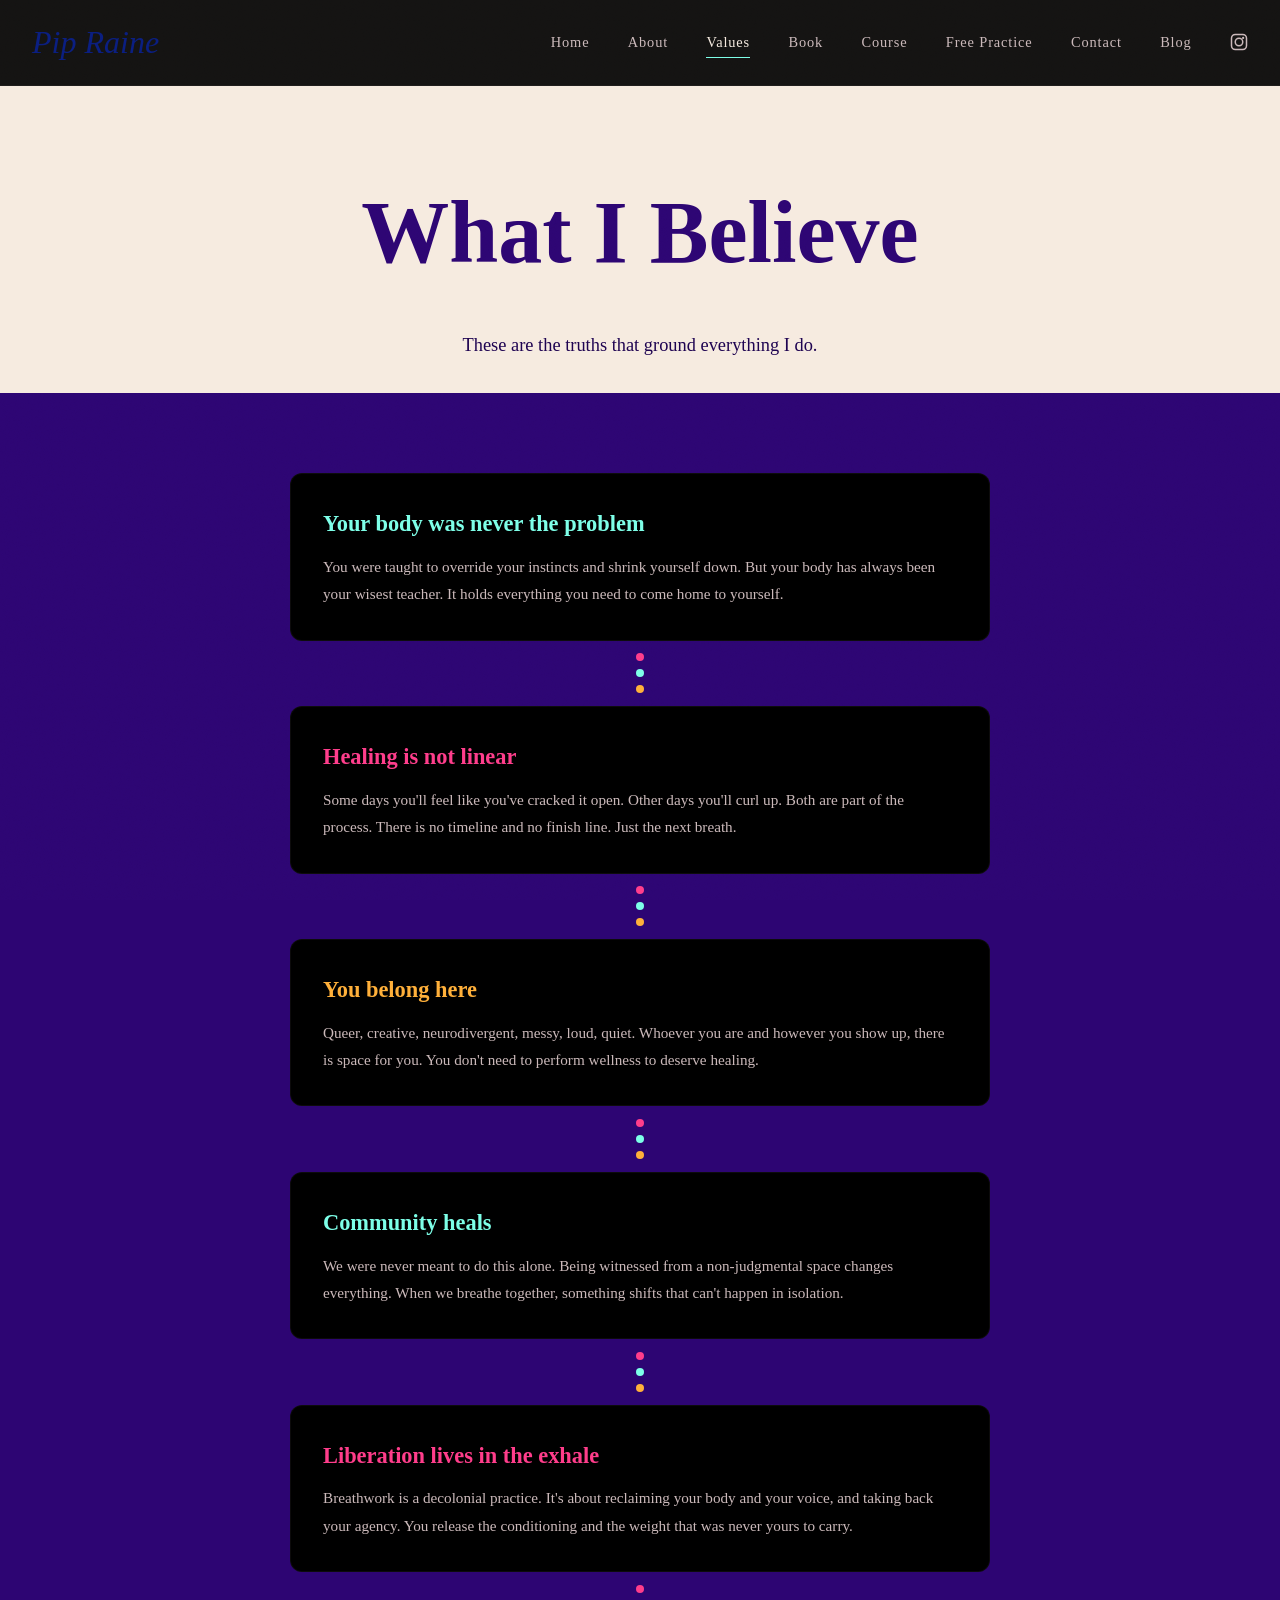
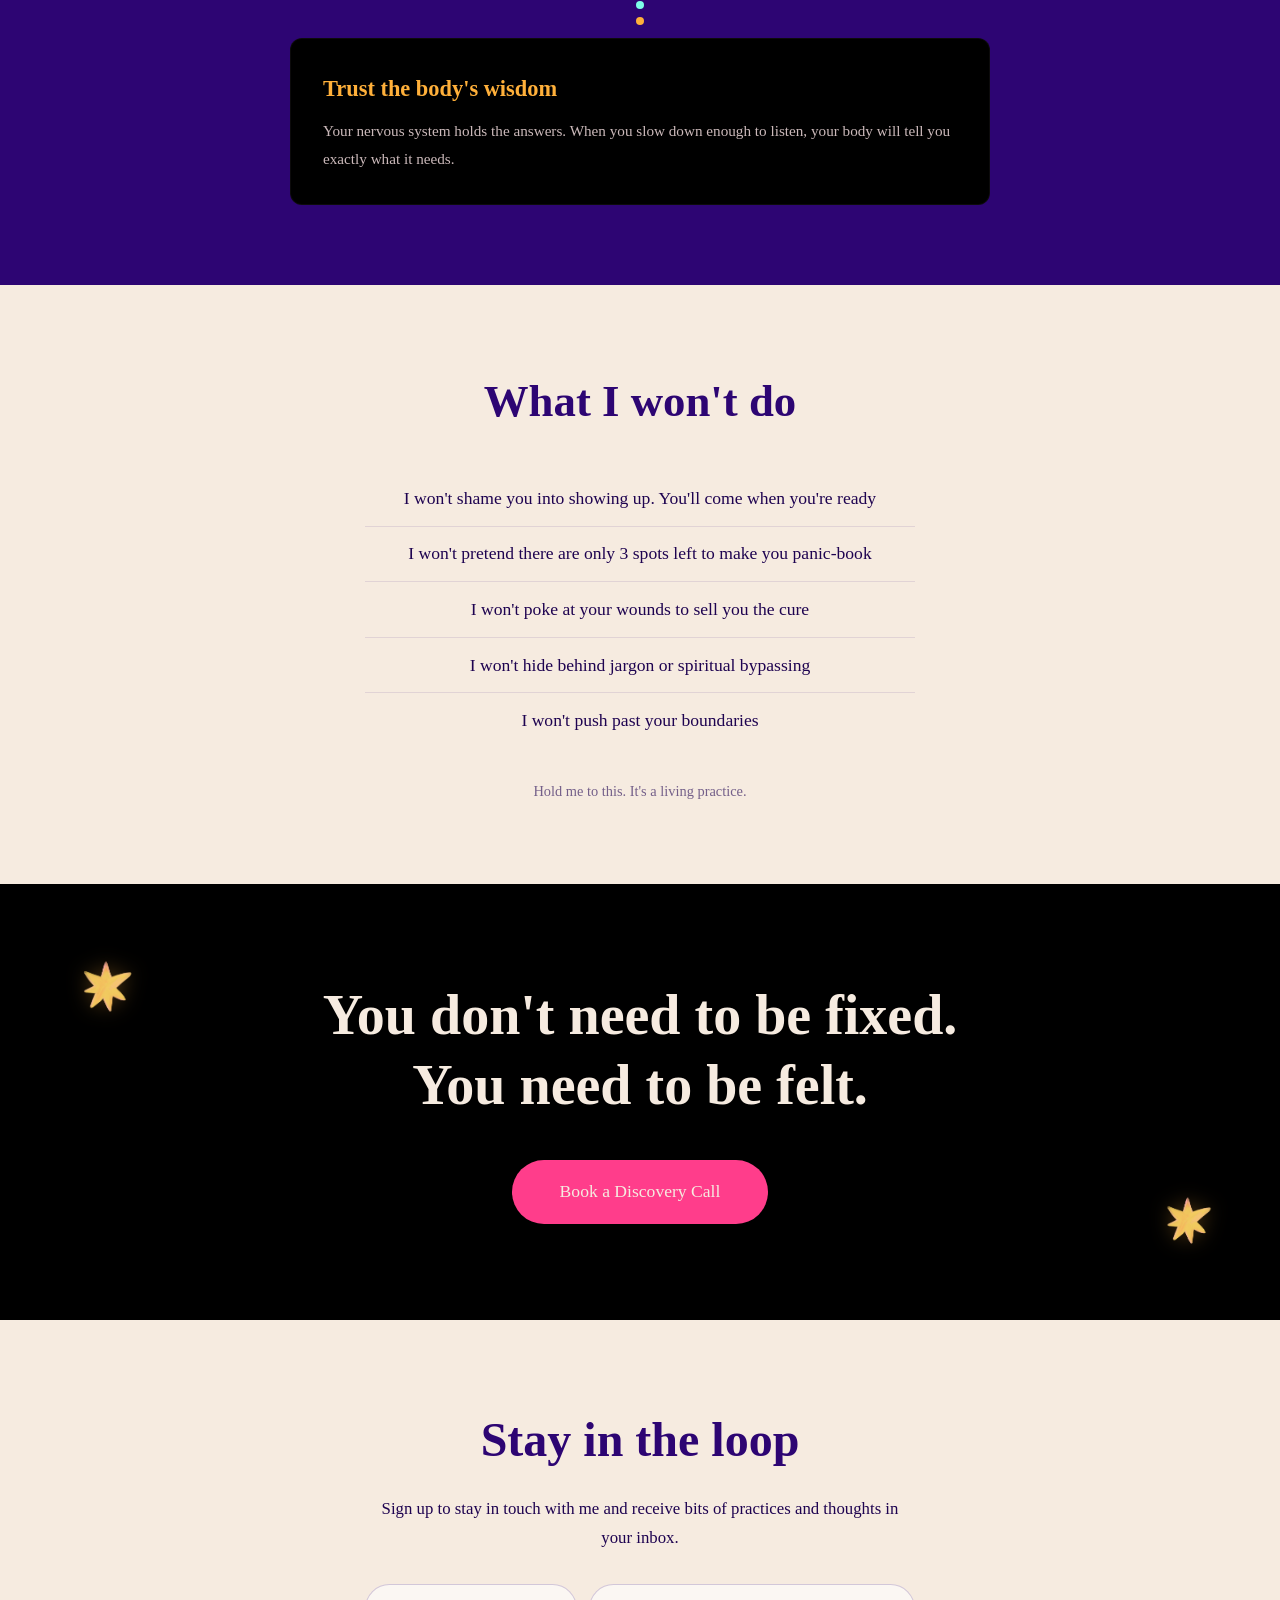
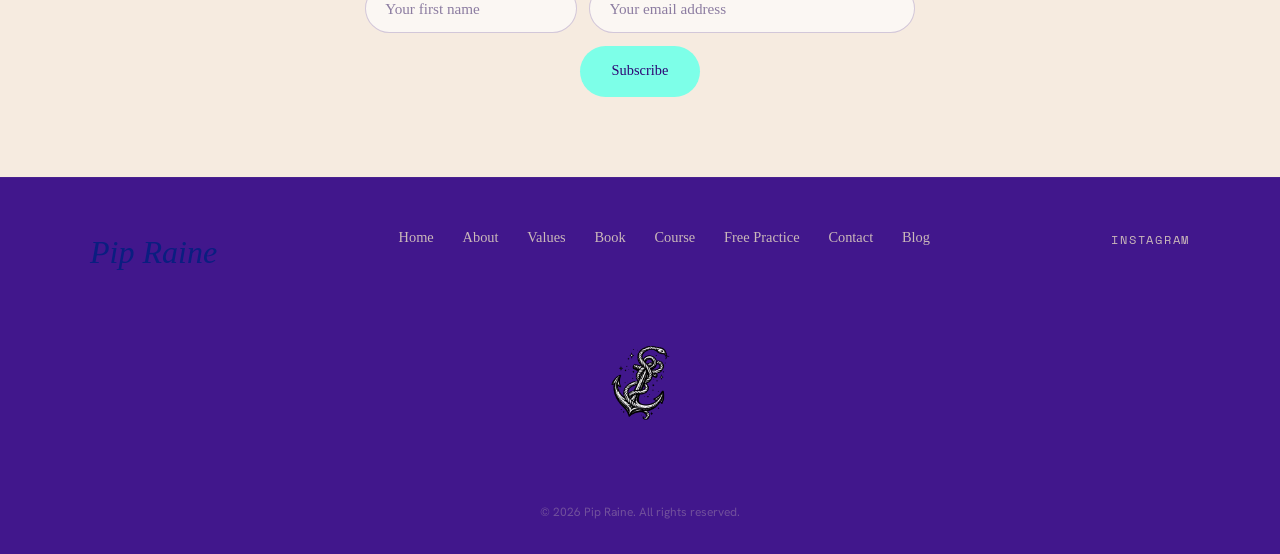
<file: values.html>
<!DOCTYPE html>
<html lang="en">
<head>
  <meta charset="UTF-8">
  <meta name="viewport" content="width=device-width, initial-scale=1.0">
  <title>Values — Pip Raine</title>
  <link rel="preconnect" href="https://fonts.googleapis.com">
  <link rel="preconnect" href="https://fonts.gstatic.com" crossorigin>
  <link href="https://fonts.googleapis.com/css2?family=Chewy&family=Hanken+Grotesk:ital,wght@0,300;0,400;0,500;0,600;0,700;1,400&family=Instrument+Serif:ital@0;1&family=Space+Mono:wght@400;700&display=swap" rel="stylesheet">
  <link rel="stylesheet" href="styles.css?v=20261113">
</head>
<body>

  <div class="grain" aria-hidden="true"></div>

  <header class="site-header">
    <div class="header-inner">
      <a href="index.html" class="wordmark">Pip Raine</a>
      <nav class="desktop-nav">
        <a href="index.html">Home</a>
        <a href="about.html">About</a>
        <a href="values.html" class="active">Values</a>
        <a href="book.html">Book</a>
        <div class="nav-dropdown">
          <a href="course.html">Course</a>
          <div class="nav-dropdown-panel">
            <a href="course.html" class="nav-dd-card">
              <img src="assets/course-death-of-the-people-pleaser.jpg" alt="" width="84" height="84" loading="lazy">
              <span class="nav-dd-text">
                <span class="nav-dd-eyebrow">5-week online course</span>
                <span class="nav-dd-title">Death of the People Pleaser</span>
                <span class="nav-dd-meta">Mondays on Zoom &middot; from 11 Jan 2027</span>
              </span>
            </a>
          </div>
        </div>
        <a href="practice.html">Free Practice</a>
        <a href="contact.html">Contact</a>
        <a href="https://pipraine.substack.com/" target="_blank" rel="noopener">Blog</a>
        <a href="https://www.instagram.com/pipraine/" target="_blank" rel="noopener" aria-label="Instagram" class="nav-insta"><svg width="18" height="18" viewBox="0 0 24 24" fill="none" stroke="currentColor" stroke-width="2"><rect x="2" y="2" width="20" height="20" rx="5"/><circle cx="12" cy="12" r="5"/><circle cx="17.5" cy="6.5" r="1.5" fill="currentColor" stroke="none"/></svg></a>
      </nav>
      </div>
  </header>

  <button class="menu-toggle" aria-label="Open menu" aria-expanded="false">
        <span></span><span></span><span></span>
      </button>
  <nav class="nav-overlay" aria-hidden="true">
      <ul>
        <li><a href="index.html">Home</a></li>
        <li><a href="about.html">About</a></li>
        <li><a href="values.html">Values</a></li>
        <li><a href="book.html">Book</a></li>
        <li><a href="course.html">Course</a></li>
        <li><a href="practice.html">Free Practice</a></li>
        <li><a href="contact.html">Contact</a></li>
        <li><a href="https://pipraine.substack.com/" target="_blank" rel="noopener">Blog</a></li>
      </ul>
    </nav>

  <!-- ========== HERO ========== -->
  <section class="vp-hero">
    <h1 class="reveal">What I Believe</h1>
    <p class="reveal">These are the truths that ground everything I do.</p>
  </section>

  <!-- ========== VALUES TIMELINE ========== -->
  <section class="vp-values">
    <div class="vp-timeline">

      <div class="vp-card reveal"><div class="vp-card-inner">
        <h3>Your body was never the problem</h3>
        <p>You were taught to override your instincts and shrink yourself down. But your body has always been your wisest teacher. It holds everything you need to come home to yourself.</p>
      </div></div>

      <div class="vp-card reveal"><div class="vp-card-inner">
        <h3>Healing is not linear</h3>
        <p>Some days you'll feel like you've cracked it open. Other days you'll curl up. Both are part of the process. There is no timeline and no finish line. Just the next breath.</p>
      </div></div>

      <div class="vp-card reveal"><div class="vp-card-inner">
        <h3>You belong here</h3>
        <p>Queer, creative, neurodivergent, messy, loud, quiet. Whoever you are and however you show up, there is space for you. You don't need to perform wellness to deserve healing.</p>
      </div></div>

      <div class="vp-card reveal"><div class="vp-card-inner">
        <h3>Community heals</h3>
        <p>We were never meant to do this alone. Being witnessed from a non-judgmental space changes everything. When we breathe together, something shifts that can't happen in isolation.</p>
      </div></div>

      <div class="vp-card reveal"><div class="vp-card-inner">
        <h3>Liberation lives in the exhale</h3>
        <p>Breathwork is a decolonial practice. It's about reclaiming your body and your voice, and taking back your agency. You release the conditioning and the weight that was never yours to carry.</p>
      </div></div>

      <div class="vp-card reveal"><div class="vp-card-inner">
        <h3>Trust the body's wisdom</h3>
        <p>Your nervous system holds the answers. When you slow down enough to listen, your body will tell you exactly what it needs.</p>
      </div></div>

    </div>
  </section>

  <!-- ========== WHAT I WON'T DO ========== -->
  <section class="vp-pledge">
    <div class="vp-pledge-inner reveal">
      <h2>What I won't do</h2>
      <ul>
        <li>I won't shame you into showing up. You'll come when you're ready</li>
        <li>I won't pretend there are only 3 spots left to make you panic-book</li>
        <li>I won't poke at your wounds to sell you the cure</li>
        <li>I won't hide behind jargon or spiritual bypassing</li>
        <li>I won't push past your boundaries</li>
      </ul>
      <p class="vp-pledge-note">Hold me to this. It's a living practice.</p>
    </div>
  </section>

  <!-- ========== CLOSING CTA ========== -->
  <section class="vp-cta">
    <img src="assets/4.png" alt="" class="pq-star pq-star--1" aria-hidden="true">
    <img src="assets/4.png" alt="" class="pq-star pq-star--4" aria-hidden="true">
    <div class="vp-cta-inner reveal">
      <h2>You don't need to be fixed.<br>You need to be felt.</h2>
      <a href="book.html" class="btn btn--fuchsia btn--lg">Book a Discovery Call</a>
    </div>
  </section>

  <!-- ========== MAILING LIST ========== -->
  <section class="mailing-list">
    <div class="mailing-inner">
      <h2>Stay in the loop</h2>
      <p>Sign up to stay in touch with me and receive bits of practices and thoughts in your&nbsp;inbox.</p>
      <form class="mailing-form" novalidate>
        <input type="text" name="FNAME" placeholder="Your first name" required aria-label="First name" autocomplete="given-name">
        <input type="email" name="EMAIL" placeholder="Your email address" required aria-label="Email address" autocomplete="email">
        <button type="submit" class="btn btn--jade">Subscribe</button>
        <p class="mailing-status" role="status" aria-live="polite" hidden></p>
      </form>
    </div>
  </section>

  <footer class="site-footer">
    <div class="footer-inner">
      <a href="index.html" class="wordmark">Pip Raine</a>
      <nav class="footer-nav">
        <a href="index.html">Home</a>
        <a href="about.html">About</a>
        <a href="values.html">Values</a>
        <a href="book.html">Book</a>
        <a href="course.html">Course</a>
        <a href="practice.html">Free Practice</a>
        <a href="contact.html">Contact</a>
        <a href="https://pipraine.substack.com/" target="_blank" rel="noopener">Blog</a>
      </nav>
      <div class="footer-socials">
        <a href="https://www.instagram.com/pipraine/" target="_blank" rel="noopener" aria-label="Instagram">Instagram</a>
      </div>
      <img src="assets/pip_anchor.png" alt="" class="footer-anchor" aria-hidden="true">
      <p class="footer-copy">&copy; 2026 Pip Raine. All rights reserved.</p>
    </div>
  </footer>

  <script src="script.js?v=20261113"></script>
</body>
</html>
</file>
<file: styles.css>
/* ===========================
   DESIGN TOKENS
   =========================== */
:root {
  --ink:     #2d0573;
  --ink-2:   #1e0350;
  --bone:    #f6ebe0;
  --bone-dim:#cbb9ba;
  --poppy:   #0A1E80;
  --fuchsia: #ff3d8b;
  --amber:   #ffb03a;
  --jade:    #7DFFE8;

  /* "Death of the People Pleaser" artwork palette (course page + promos) */
  --cf-blue:     #4b19dc;
  --cf-tan:      #dcb18e;
  --cf-lavender: #c8b9f2;
  --cf-crow:     #2e0c49;
  --cf-night:    #0d0720;

  --font-display: 'Chewy', cursive;
  --font-body:    'Hanken Grotesk', sans-serif;
  --font-mono:    'Space Mono', monospace;
}

/* ===========================
   RESET
   =========================== */
*, *::before, *::after { margin: 0; padding: 0; box-sizing: border-box; }
html { scroll-behavior: smooth; }
body {
  font-family: var(--font-body);
  background: var(--ink);
  color: var(--bone);
  line-height: 1.65;
  overflow-x: hidden;
  -webkit-font-smoothing: antialiased;
}
img { max-width: 100%; display: block; }
a { text-decoration: none; color: inherit; }
ul { list-style: none; }
button { font: inherit; border: none; background: none; cursor: pointer; }

/* ===========================
   PAGE ENTRANCE
   =========================== */
body {
  animation: page-enter 1s cubic-bezier(0.22,1,0.36,1) forwards;
}

@keyframes page-enter {
  from { opacity: 0; }
  to   { opacity: 1; }
}

@media (prefers-reduced-motion: reduce) {
  body { animation: none; }
}

/* ===========================
   FILM GRAIN OVERLAY
   =========================== */
.grain {
  position: fixed;
  inset: 0;
  z-index: 9999;
  pointer-events: none;
  opacity: 0.04;
  mix-blend-mode: overlay;
  background-image: url("data:image/svg+xml,%3Csvg viewBox='0 0 256 256' xmlns='http://www.w3.org/2000/svg'%3E%3Cfilter id='g'%3E%3CfeTurbulence type='fractalNoise' baseFrequency='0.85' numOctaves='4' stitchTiles='stitch'/%3E%3C/filter%3E%3Crect width='100%25' height='100%25' filter='url(%23g)'/%3E%3C/svg%3E");
  background-repeat: repeat;
  background-size: 200px;
}

/* ===========================
   UTILITY
   =========================== */
.eyebrow {
  font-family: var(--font-mono);
  font-size: 0.72rem;
  letter-spacing: 0.25em;
  text-transform: uppercase;
  color: var(--bone-dim);
  margin-bottom: 1rem;
}

/* Scroll reveal */
.reveal {
  opacity: 0;
  transform: translateY(32px);
  transition: opacity 0.7s cubic-bezier(0.22,1,0.36,1),
              transform 0.7s cubic-bezier(0.22,1,0.36,1);
}
.reveal.visible {
  opacity: 1;
  transform: none;
}
.reveal-left  { transform: translateX(-40px); }
.reveal-right { transform: translateX(40px); }
.reveal-scale  { transform: scale(0.9); opacity: 0; }
.reveal-left.visible,
.reveal-right.visible,
.reveal-scale.visible { transform: none; opacity: 1; }

/* Hero entrance animations */
.hero-collage {
  opacity: 0;
  transform: translateX(-60px);
  animation: slide-in-left 1s cubic-bezier(0.22,1,0.36,1) 0.3s forwards;
}

.hero-content h1 {
  opacity: 0;
  transform: translateY(30px);
  animation: fade-up 0.8s cubic-bezier(0.22,1,0.36,1) 0.6s forwards;
}

.hero-content .hero-sub {
  opacity: 0;
  transform: translateY(20px);
  animation: fade-up 0.8s cubic-bezier(0.22,1,0.36,1) 0.9s forwards;
}

.hero-content .hero-btns {
  opacity: 0;
  transform: translateY(20px);
  animation: fade-up 0.8s cubic-bezier(0.22,1,0.36,1) 1.1s forwards;
}

.hero-anchor {
  opacity: 0;
  animation: fade-up 0.8s cubic-bezier(0.22,1,0.36,1) 1.4s forwards;
}

@keyframes fade-up {
  to { opacity: 1; transform: translateY(0); }
}

@keyframes slide-in-left {
  to { opacity: 1; transform: translateX(0); }
}

@keyframes slide-in-right {
  to { opacity: 1; transform: translateX(0); }
}

/* Entrance animations start from opacity:0. If the user prefers reduced
   motion the animation is suppressed, so force the final visible state or
   the hero photo/text would never appear. */
@media (prefers-reduced-motion: reduce) {
  body,
  .hero-collage,
  .hero-content h1,
  .hero-content .hero-sub,
  .hero-content .hero-btns,
  .hero-anchor {
    animation: none;
    opacity: 1;
    transform: none;
  }
}

/* Ambient glow pulse on orb section */
.orb-wrap {
  animation: glow-pulse 4s ease-in-out infinite;
}

@keyframes glow-pulse {
  0%, 100% { filter: drop-shadow(0 0 20px rgba(125,255,232,0.1)); }
  50%      { filter: drop-shadow(0 0 40px rgba(125,255,232,0.25)); }
}

/* Anchor slow float */
.hero-anchor {
  animation: fade-up 0.8s cubic-bezier(0.22,1,0.36,1) 1.4s forwards,
             anchor-float 8s ease-in-out 2.2s infinite;
}

@keyframes anchor-float {
  0%, 100% { transform: translateY(0) rotate(0deg); }
  50%      { transform: translateY(-12px) rotate(3deg); }
}

/* Section stagger for offering cards */
.offer-card {
  opacity: 0;
  transform: translateY(40px);
  transition: opacity 0.6s cubic-bezier(0.22,1,0.36,1),
              transform 0.6s cubic-bezier(0.22,1,0.36,1),
              border-color 0.4s, box-shadow 0.3s;
}

.offer-card.visible { opacity: 1; transform: none; }
.offer-card:nth-child(1) { transition-delay: 0s; }
.offer-card:nth-child(2) { transition-delay: 0.15s; }
.offer-card:nth-child(3) { transition-delay: 0.3s; }

/* ===========================
   BUTTONS
   =========================== */
.btn {
  display: inline-block;
  font-family: var(--font-display);
  font-size: 0.9rem;
  padding: 0.85rem 2rem;
  border-radius: 999px;
  transition: transform 0.25s, box-shadow 0.25s, background 0.3s, color 0.3s;
  cursor: pointer;
  text-align: center;
}

.btn:hover {
  transform: translateY(-3px);
  animation: btn-color-cycle 2s ease-in-out infinite;
}

@keyframes btn-color-cycle {
  0%   { background: var(--fuchsia); color: var(--bone); }
  33%  { background: var(--amber); color: var(--ink); }
  66%  { background: var(--jade); color: var(--ink); }
  100% { background: var(--fuchsia); color: var(--bone); }
}

@media (prefers-reduced-motion: reduce) {
  .btn:hover { animation: none; }
}

.btn:focus-visible {
  outline: 2px solid var(--amber);
  outline-offset: 3px;
}

.btn--poppy {
  background: var(--poppy);
  color: var(--bone);
}
.btn--poppy:hover {
  box-shadow: 0 6px 24px rgba(10,30,128,0.4);
}

.btn--fuchsia {
  background: var(--fuchsia);
  color: var(--bone);
}

.btn--jade {
  background: var(--jade);
  color: var(--ink);
}
.btn--jade:hover {
  box-shadow: 0 6px 24px rgba(125,255,232,0.3);
}

.btn--ghost {
  background: transparent;
  color: var(--bone);
  border: 1.5px solid var(--bone-dim);
}
.btn--ghost:hover {
  border-color: var(--bone);
  box-shadow: 0 6px 20px rgba(246,235,224,0.08);
}

.btn--amber {
  background: var(--amber);
  color: var(--ink);
}

.btn--lg {
  padding: 1.1rem 3rem;
  font-size: 1.1rem;
}

/* ===========================
   HEADER
   =========================== */
.site-header {
  position: fixed;
  top: 0; left: 0; width: 100%;
  z-index: 100;
  background: rgba(0,0,0,0.92);
  backdrop-filter: blur(14px);
  border-bottom: 1px solid rgba(203,185,186,0.06);
  transition: box-shadow 0.3s;
}

.site-header.scrolled {
  box-shadow: 0 4px 30px rgba(0,0,0,0.3);
}

.header-inner {
  max-width: 1280px;
  margin: 0 auto;
  display: flex;
  align-items: center;
  justify-content: space-between;
  padding: 1rem 2rem;
}

.wordmark {
  font-family: var(--font-display);
  font-style: italic;
  font-size: 2rem;
  color: var(--poppy);
  animation: disco-text 12s ease-in-out infinite;
}

@keyframes disco-text {
  0%, 100% { color: var(--jade); text-shadow: 0 0 12px rgba(125,255,232,0.3); }
  25%      { color: var(--fuchsia); text-shadow: 0 0 14px rgba(255,61,139,0.25); }
  50%      { color: var(--amber); text-shadow: 0 0 14px rgba(255,176,58,0.25); }
  75%      { color: #e876c8; text-shadow: 0 0 14px rgba(232,118,200,0.25); }
}

@media (prefers-reduced-motion: reduce) {
  .wordmark { animation: none; color: var(--jade); }
}

.desktop-nav {
  display: flex;
  gap: 2.4rem;
}

.desktop-nav a {
  font-family: var(--font-display);
  font-size: 0.9rem;
  letter-spacing: 0.06em;
  color: var(--bone-dim);
  transition: color 0.25s;
  position: relative;
}

.desktop-nav a::after {
  content: '';
  position: absolute;
  bottom: -4px; left: 0;
  width: 0; height: 1.5px;
  background: var(--jade);
  transition: width 0.3s;
}

.desktop-nav a:hover,
.desktop-nav a.active { color: var(--bone); }
.desktop-nav a:hover::after,
.desktop-nav a.active::after { width: 100%; }

.desktop-nav a:focus-visible {
  outline: 2px solid var(--amber);
  outline-offset: 4px;
}

/* "Course" dropdown: hover or keyboard focus previews the current course */
.desktop-nav { align-items: center; }

.nav-dropdown { position: relative; }

.nav-dropdown-panel {
  position: absolute;
  top: 100%;
  left: 50%;
  transform: translate(-50%, 6px);
  padding-top: 1.1rem;          /* hover bridge between link and card */
  opacity: 0;
  visibility: hidden;
  transition: opacity 0.2s, transform 0.2s, visibility 0.2s;
  z-index: 120;
}

.nav-dropdown:hover .nav-dropdown-panel,
.nav-dropdown:focus-within .nav-dropdown-panel {
  opacity: 1;
  visibility: visible;
  transform: translate(-50%, 0);
}

.desktop-nav .nav-dd-card {
  display: flex;
  align-items: center;
  gap: 1rem;
  width: 330px;
  padding: 0.9rem;
  border-radius: 18px;
  background:
    radial-gradient(ellipse 60% 120% at 15% 50%, rgba(75,25,220,0.45), transparent 70%),
    var(--cf-night);
  border: 1px solid rgba(200,185,242,0.2);
  box-shadow: 8px 8px 0 var(--cf-blue), 0 20px 40px rgba(0,0,0,0.5);
  letter-spacing: normal;
}

.desktop-nav .nav-dd-card::after { display: none; }

.nav-dd-card img {
  width: 84px;
  height: 84px;
  border-radius: 12px;
  flex-shrink: 0;
  transition: transform 0.3s;
}

.nav-dd-card:hover img { transform: scale(1.05) rotate(-2deg); }

.nav-dd-text { display: flex; flex-direction: column; gap: 0.2rem; }

.nav-dd-eyebrow {
  font-family: var(--font-mono);
  font-size: 0.6rem;
  letter-spacing: 0.18em;
  text-transform: uppercase;
  color: var(--cf-lavender);
}

.nav-dd-title {
  font-family: var(--font-display);
  font-size: 1.15rem;
  line-height: 1.15;
  color: var(--cf-tan);
}

.nav-dd-meta {
  font-family: var(--font-display);
  font-size: 0.78rem;
  color: var(--bone-dim);
}

@media (prefers-reduced-motion: reduce) {
  .nav-dropdown-panel { transition: none; transform: translate(-50%, 0); }
  .nav-dd-card:hover img { transform: none; }
}

/* Hamburger */
.menu-toggle {
  display: none;
  flex-direction: column;
  gap: 5px;
  z-index: 200;
  padding: 4px;
}

.menu-toggle span {
  display: block;
  width: 26px; height: 2px;
  background: var(--bone);
  border-radius: 2px;
  transition: transform 0.3s, opacity 0.2s;
}

.menu-toggle.active span:nth-child(1) { transform: translateY(7px) rotate(45deg); }
.menu-toggle.active span:nth-child(2) { opacity: 0; }
.menu-toggle.active span:nth-child(3) { transform: translateY(-7px) rotate(-45deg); }

/* Mobile overlay */
.nav-overlay {
  position: fixed;
  inset: 0;
  background: var(--ink);
  display: flex;
  align-items: center;
  justify-content: center;
  opacity: 0;
  pointer-events: none;
  transition: opacity 0.35s;
  /* Lives as a direct child of <body> (not inside .site-header) so it can rise
     above the page content. Sits above the header (100); the toggle/close
     button (400) sits above this. */
  z-index: 300;
}

.nav-overlay.open { opacity: 1; pointer-events: auto; }

.nav-overlay ul {
  text-align: center;
  display: flex;
  flex-direction: column;
  gap: 1.8rem;
}

.nav-overlay a {
  font-family: var(--font-display);
  font-style: italic;
  font-size: clamp(2rem, 7vw, 3.6rem);
  color: var(--bone);
  transition: color 0.2s;
}

.nav-overlay a:hover { color: var(--jade); }

.nav-overlay a:focus-visible {
  outline: 2px solid var(--amber);
  outline-offset: 4px;
}

/* ===========================
   HERO
   =========================== */
.hero {
  min-height: 100vh;
  display: flex;
  align-items: center;
  padding: 4rem 4rem 8rem;
  position: relative;
  overflow: hidden;
  background: var(--ink);
}

/* Gradient blobs */
.blob {
  position: absolute;
  border-radius: 50%;
  filter: blur(100px);
  pointer-events: none;
  animation: drift 20s ease-in-out infinite alternate;
}

.blob--1 {
  width: 500px; height: 500px;
  background: radial-gradient(circle, var(--jade), transparent 70%);
  opacity: 0.15;
  top: -10%; left: -8%;
}

.blob--2 {
  width: 400px; height: 400px;
  background: radial-gradient(circle, var(--fuchsia), transparent 70%);
  opacity: 0.12;
  bottom: 5%; right: -5%;
  animation-delay: -7s;
}

.blob--3 {
  width: 350px; height: 350px;
  background: radial-gradient(circle, var(--amber), transparent 70%);
  opacity: 0.1;
  top: 40%; left: 35%;
  animation-delay: -12s;
}

@keyframes drift {
  0%   { transform: translate(0, 0) scale(1); }
  50%  { transform: translate(30px, -20px) scale(1.08); }
  100% { transform: translate(-20px, 15px) scale(0.95); }
}

/* Hero grid — collage left, text right */
.hero-grid {
  max-width: 1200px;
  margin: 0 auto;
  display: grid;
  grid-template-columns: 1fr 1fr;
  gap: 3rem;
  align-items: center;
  position: relative;
  z-index: 2;
}

/* Collage — selfie with overlapping anchor + yin-yang */
.hero-collage {
  position: relative;
  height: 580px;
}

.collage-main {
  width: 400px;
  height: 500px;
  object-fit: cover;
  object-position: center top;
  border-radius: 16px;
  position: absolute;
  top: 50%;
  left: 50%;
  transform: translate(-50%, -50%) rotate(-2deg);
  box-shadow: 0 20px 60px rgba(0,0,0,0.4);
  z-index: 2;
}


.collage-yinyang {
  position: absolute;
  top: -15px;
  right: -15px;
  width: 150px;
  height: auto;
  z-index: 3;
  filter: drop-shadow(0 0 15px rgba(255,61,139,0.2));
  animation: float-item 6s ease-in-out infinite;
}

.collage-moon {
  position: absolute;
  bottom: -60px;
  left: -40px;
  width: 150px;
  height: auto;
  z-index: 3;
  filter: drop-shadow(0 0 20px rgba(125,255,232,0.15));
  animation: float-item 8s ease-in-out infinite -2s;
}

.collage-star {
  position: absolute;
  z-index: 3;
  filter: drop-shadow(0 0 10px rgba(255,176,58,0.3));
}

.collage-star--1 {
  top: 30px;
  left: -10px;
  width: 70px;
  height: auto;
  animation: float-item 5s ease-in-out infinite -1s;
}

.collage-star--2 {
  bottom: 80px;
  right: -20px;
  width: 50px;
  height: auto;
  animation: float-item 7s ease-in-out infinite -3s;
}

@keyframes float-item {
  0%, 100% { transform: translateY(0) rotate(0deg); }
  50%      { transform: translateY(-10px) rotate(6deg); }
}


/* Hero content — right side */
.hero-content {
  position: relative;
  z-index: 2;
}

/* Anchor — positioned to the right of the content */
.hero-anchor {
  position: absolute;
  right: -160px;
  bottom: -350px;
  width: 360px;
  height: auto;
  filter: drop-shadow(0 0 25px rgba(125,255,232,0.2));
}

/* ---- Breath Orb ---- */
.orb-col {
  display: flex;
  justify-content: center;
  align-items: center;
}

.orb-wrap {
  position: relative;
  width: 260px; height: 260px;
  display: flex;
  align-items: center;
  justify-content: center;
}

.orb {
  width: 180px; height: 180px;
  border-radius: 50%;
  background: radial-gradient(circle at 40% 40%, #ff6eb4, var(--fuchsia) 50%, #ff2d78);
  display: flex;
  flex-direction: column;
  align-items: center;
  justify-content: center;
  transition: transform 4s cubic-bezier(0.4, 0, 0.2, 1);
  box-shadow: 0 0 60px rgba(255,61,139,0.35), 0 0 120px rgba(255,45,120,0.15);
  will-change: transform;
}

.orb[data-phase="inhale"]  { transform: scale(1.35); transition-duration: 4s; }
.orb[data-phase="hold"]    { transform: scale(1.35); transition-duration: 4s; }
.orb[data-phase="exhale"]  { transform: scale(1);    transition-duration: 6s; }
.orb[data-phase="rest"]    { transform: scale(1);    transition-duration: 2s; }

.orb-label {
  font-family: var(--font-mono);
  font-size: 0.7rem;
  letter-spacing: 0.3em;
  text-transform: uppercase;
  color: var(--bone);
  margin-bottom: 2px;
}

.orb-count {
  font-family: var(--font-mono);
  font-size: 1.6rem;
  font-weight: 700;
  color: var(--bone);
}

.orb-halo {
  position: absolute;
  inset: -20px;
  border-radius: 50%;
  border: 1px solid rgba(255,176,58,0.15);
  animation: halo-pulse 16s ease-in-out infinite;
}

@keyframes halo-pulse {
  0%, 100% { transform: scale(1);   opacity: 0.3; }
  25%      { transform: scale(1.2); opacity: 0.08; }
  50%      { transform: scale(1);   opacity: 0.3; }
  75%      { transform: scale(1.15); opacity: 0.1; }
}

/* Reduced motion */
@media (prefers-reduced-motion: reduce) {
  .orb { transition: none !important; transform: scale(1.15) !important; }
  .orb-halo { animation: none; }
  .blob { animation: none; }
  .marquee-track { animation: none; }
  .reveal { transition: none; opacity: 1; transform: none; }
}

/* Hero text */
.hero-content h1 {
  font-family: var(--font-display);
  font-size: clamp(3rem, 7vw, 5.5rem);
  line-height: 1.05;
  color: var(--bone);
  margin-bottom: 1.5rem;
  text-shadow: 0 2px 30px rgba(0,0,0,0.4);
}

.hero-content h1 em {
  color: var(--jade);
  font-style: normal;
}

.hero-sub {
  font-family: var(--font-display);
  font-size: 1.15rem;
  color: var(--bone);
  max-width: 480px;
  margin-bottom: 2rem;
  line-height: 1.75;
}

.hero-btns {
  display: flex;
  gap: 1.5rem;
  flex-wrap: wrap;
  align-items: center;
}

/* ===========================
   MARQUEE
   =========================== */
.marquee {
  background: var(--jade);
  padding: 1.4rem 0;
  overflow: hidden;
  position: relative;
  z-index: 3;
}

.marquee-track {
  display: flex;
  gap: 2.5rem;
  width: max-content;
  animation: scroll-marquee 30s linear infinite;
}

.marquee-track span {
  font-family: var(--font-display);
  font-size: clamp(1.1rem, 2.5vw, 1.5rem);
  text-transform: uppercase;
  color: var(--ink);
  white-space: nowrap;
  letter-spacing: 0.04em;
}

@keyframes scroll-marquee {
  0%   { transform: translateX(0); }
  100% { transform: translateX(-50%); }
}

/* ===========================
   BREATHE WITH ME — black section, centered
   =========================== */
.breathe-with-me {
  background: #000;
  padding: 6rem 2rem;
}

.breathe-grid {
  max-width: 1100px;
  margin: 0 auto;
  display: grid;
  grid-template-columns: 1fr 1fr;
  gap: 4rem;
  align-items: center;
}

.breathe-with-me h2 {
  font-family: var(--font-display);
  font-size: clamp(2rem, 4.5vw, 3.5rem);
  color: var(--bone);
}

/* ===========================
   WHY BREATH — bone section
   =========================== */
.why-breath {
  background: var(--bone);
  color: var(--ink);
  padding: 6rem 2rem;
}

.why-grid {
  max-width: 1100px;
  margin: 0 auto;
  display: grid;
  grid-template-columns: 1fr 1fr;
  gap: 4rem;
  align-items: start;
}

.why-left h2 {
  font-family: var(--font-display);
  font-size: clamp(2rem, 4vw, 3rem);
  line-height: 1.15;
  color: var(--ink);
}

.why-left h2 em {
  color: var(--fuchsia);
  font-style: normal;
}

.why-left .eyebrow { color: var(--ink-2); }

.why-right p {
  font-family: var(--font-display);
  color: var(--ink-2);
  margin-bottom: 1.2rem;
  font-size: 1rem;
}

.why-right .btn { margin-top: 0.5rem; }

/* ===========================
   OFFERINGS — ink-2 section
   =========================== */
.offerings {
  background: #000;
  padding: 6rem 2rem;
  text-align: center;
}

.offerings h2 {
  font-family: var(--font-display);
  font-size: clamp(2rem, 4.5vw, 3.2rem);
  color: var(--bone);
  margin-bottom: 3rem;
}

.offerings-grid {
  display: flex;
  justify-content: center;
  gap: 3rem;
  flex-wrap: wrap;
  max-width: 1100px;
  margin: 0 auto;
}

.offer-card {
  text-align: center;
  width: 280px;
  display: flex;
  flex-direction: column;
  align-items: center;
  color: var(--bone);
  transition: transform 0.3s;
}

.offer-card:hover { transform: translateY(-6px); }

.offer-card:focus-visible {
  outline: 2px solid var(--amber);
  outline-offset: 3px;
}

.offer-circle {
  width: 200px;
  height: 200px;
  border-radius: 50%;
  background: rgba(255,255,255,0.04);
  border: 2px solid rgba(203,185,186,0.12);
  display: flex;
  align-items: center;
  justify-content: center;
  margin-bottom: 1.5rem;
  transition: border-color 0.4s, box-shadow 0.4s, background 0.4s;
  overflow: hidden;
}

.offer-circle img {
  width: 120px;
  height: 120px;
  object-fit: contain;
  transition: transform 0.4s;
}

.offer-card:hover .offer-circle img { transform: scale(1.1); }

/* Different hover colors */
.offer-card--1:hover .offer-circle {
  border-color: var(--fuchsia);
  box-shadow: 0 0 40px rgba(255,61,139,0.25);
  background: rgba(255,61,139,0.08);
}

.offer-card--2:hover .offer-circle {
  border-color: var(--jade);
  box-shadow: 0 0 40px rgba(125,255,232,0.25);
  background: rgba(125,255,232,0.06);
}

.offer-card--3:hover .offer-circle {
  border-color: var(--amber);
  box-shadow: 0 0 40px rgba(255,176,58,0.25);
  background: rgba(255,176,58,0.06);
}

.offer-card h3 {
  font-family: var(--font-display);
  font-size: 1.4rem;
  margin-bottom: 0.6rem;
  transition: color 0.3s;
}

.offer-card--1:hover h3 { color: var(--fuchsia); }
.offer-card--2:hover h3 { color: var(--jade); }
.offer-card--3:hover h3 { color: var(--amber); }

.offer-card p {
  font-family: var(--font-display);
  font-size: 0.9rem;
  color: var(--bone-dim);
  line-height: 1.65;
}

/* ===========================
   TESTIMONIALS
   Deep-purple "inhale" beat between the black offerings and the
   bone-light video band below it. Per-card poppy accents echo the
   offering cards; oversized italic serif for the quotes.
   =========================== */
.testimonials {
  background: radial-gradient(120% 130% at 50% 0%, var(--ink) 0%, var(--ink-2) 72%);
  padding: 6rem 2rem;
  text-align: center;
  position: relative;
  overflow: hidden;
}

.testimonials-inner {
  max-width: 1040px;
  margin: 0 auto;
  position: relative;
  z-index: 2;
}

.testimonials h2 {
  font-family: var(--font-display);
  font-size: clamp(2rem, 4.5vw, 3.2rem);
  color: var(--bone);
  margin-bottom: 3rem;
}

.testimonial-grid {
  display: grid;
  grid-template-columns: repeat(3, 1fr);
  gap: 2rem;
  text-align: left;
}

.testimonial-card {
  position: relative;
  background: rgba(255, 255, 255, 0.04);
  border: 1px solid rgba(203, 185, 186, 0.14);
  border-radius: 22px;
  padding: 2.6rem 2.2rem 2.2rem;
  /* opacity included so the .reveal fade-in still transitions (this rule
     overrides .reveal's own transition list). */
  transition: opacity 0.6s cubic-bezier(0.22, 1, 0.36, 1),
              transform 0.4s, border-color 0.4s, box-shadow 0.4s;
}

.testimonial-card:hover { transform: translateY(-6px); }

.testimonial-card blockquote {
  font-family: var(--font-body);
  font-size: 1.02rem;
  line-height: 1.8;
  color: var(--bone);
}

.testimonial-card figcaption {
  margin-top: 1.4rem;
  font-family: var(--font-mono);
  font-size: 0.78rem;
  letter-spacing: 0.18em;
  text-transform: uppercase;
}

/* Per-card accents */
.testimonial-card--1 figcaption { color: var(--fuchsia); }
.testimonial-card--1:hover {
  border-color: var(--fuchsia);
  box-shadow: 0 0 40px rgba(255, 61, 139, 0.18);
}

.testimonial-card--2 figcaption { color: var(--jade); }
.testimonial-card--2:hover {
  border-color: var(--jade);
  box-shadow: 0 0 40px rgba(125, 255, 232, 0.18);
}

.testimonial-card--3 figcaption { color: var(--amber); }
.testimonial-card--3:hover {
  border-color: var(--amber);
  box-shadow: 0 0 40px rgba(255, 176, 58, 0.18);
}

@media (max-width: 768px) {
  .testimonials { padding: 4.5rem 1.5rem; }
  .testimonial-grid { grid-template-columns: 1fr; gap: 1.6rem; }
  .testimonial-mark { font-size: 4.5rem; }
  /* Stacked cards make the section tall on mobile, so the corner stars would
     land over the quotes — tuck them tight into the corners to frame instead. */
  .testimonials .pq-star--1 { top: 1.5%;    left: 2%;  width: 34px; }
  .testimonials .pq-star--4 { bottom: 1.5%; right: 2%; width: 32px; }
}

/* ===========================
   MORE ABOUT ME
   =========================== */
.about-me {
  background: var(--ink);
  padding: 6rem 2rem;
}

.about-me--book {
  background: var(--bone);
}

.about-me--book .about-me-text p {
  color: var(--ink);
}

.about-me--book .about-me-text .highlight {
  color: var(--fuchsia);
}

.about-me-grid {
  max-width: 1100px;
  margin: 0 auto;
  display: grid;
  grid-template-columns: 1fr 1.1fr;
  gap: 4rem;
  align-items: center;
}

/* Hand/feather image */
.about-me-images {
  display: flex;
  justify-content: center;
}

.about-me-img {
  width: 100%;
  max-width: 420px;
  border-radius: 16px;
  box-shadow: 0 20px 60px rgba(0,0,0,0.4);
  transform: rotate(-2deg);
  transition: transform 0.4s;
}

.about-me-img:hover {
  transform: rotate(0deg);
}

.about-me-text p {
  font-family: var(--font-display);
  font-size: 1.3rem;
  color: var(--bone-dim);
  margin-bottom: 1.4rem;
  line-height: 1.75;
}

.about-me-text .highlight {
  color: var(--jade);
  font-size: 1.45rem;
}

.about-me-text .btn {
  margin-top: 0.5rem;
}

/* ===========================
   PULL QUOTE
   =========================== */
.pull-quote {
  background: #000;
  padding: 6rem 2rem;
  text-align: center;
  position: relative;
  overflow: hidden;
}

.pq-star {
  position: absolute;
  pointer-events: none;
  filter: drop-shadow(0 0 10px rgba(255,176,58,0.3));
}

.pq-star--1 { top: 15%; left: 6%; width: 60px; animation: float-item 6s ease-in-out infinite; }
.pq-star--2 { top: 20%; right: 8%; width: 45px; animation: float-item 7s ease-in-out infinite -2s; }
.pq-star--3 { bottom: 18%; left: 12%; width: 35px; animation: float-item 5s ease-in-out infinite -1s; }
.pq-star--4 { bottom: 15%; right: 5%; width: 55px; animation: float-item 8s ease-in-out infinite -3s; }

.pull-quote h2 {
  font-family: var(--font-display);
  font-size: clamp(2rem, 5vw, 3.5rem);
  line-height: 1.25;
  max-width: 800px;
  margin: 0 auto 2.5rem;
  color: var(--bone);
  /* Sit above the decorative stars so the copy stays readable. */
  position: relative;
  z-index: 2;
}

.pull-quote .btn {
  display: inline-block;
  position: relative;
  z-index: 2;
}

@media (max-width: 768px) {
  /* On narrow screens the corner stars crowd the centered heading, so tuck
     them tight into the corners (and shrink them) to frame the CTA instead. */
  .pull-quote { padding: 5rem 1.5rem; }
  .pull-quote .pq-star--1 { top: 2%;    left: 3%;  width: 40px; }
  .pull-quote .pq-star--2 { top: 2%;    right: 3%; width: 34px; }
  .pull-quote .pq-star--3 { bottom: 3%; left: 4%;  width: 28px; }
  .pull-quote .pq-star--4 { bottom: 3%; right: 4%; width: 38px; }
}

/* ===========================
   MAILING LIST
   =========================== */
.mailing-list {
  background: var(--bone);
  padding: 5rem 2rem;
  text-align: center;
}

.mailing-inner {
  max-width: 550px;
  margin: 0 auto;
}

/* Dark variant — alternates against a light section above it */
.mailing-list--dark {
  background: #07030f;
}

.mailing-list.mailing-list--dark h2 {
  color: var(--bone);
}

.mailing-list.mailing-list--dark p {
  color: var(--bone-dim);
}

.mailing-list h2 {
  font-family: var(--font-display);
  font-size: clamp(2rem, 4vw, 3rem);
  color: var(--ink);
  margin-bottom: 1rem;
}

.mailing-list p {
  font-family: var(--font-display);
  font-size: 1.05rem;
  color: var(--ink-2);
  margin-bottom: 2rem;
  line-height: 1.7;
}

.mailing-form {
  display: flex;
  gap: 0.8rem;
  flex-wrap: wrap;
  justify-content: center;
}

.mailing-form input {
  flex: 1;
  min-width: 250px;
  padding: 0.9rem 1.2rem;
  border: 1.5px solid rgba(45,5,115,0.2);
  border-radius: 999px;
  background: rgba(255,255,255,0.6);
  color: var(--ink);
  font-family: var(--font-display);
  font-size: 0.95rem;
  outline: none;
  transition: border-color 0.3s;
}

/* First name is short — let it take less room than the email field. */
.mailing-form input[name="FNAME"] {
  flex: 0.6;
  min-width: 160px;
}

.mailing-form input::placeholder {
  color: var(--ink-2);
  opacity: 0.5;
}

.mailing-form input:focus {
  border-color: var(--fuchsia);
}

.mailing-form button[disabled] {
  opacity: 0.6;
  cursor: progress;
}

/* Inline feedback after a subscribe attempt. Full width so it wraps
   below the flex row of input + button. */
.mailing-status {
  width: 100%;
  margin: 0.4rem 0 0;
  font-family: var(--font-display);
  font-size: 0.95rem;
  line-height: 1.5;
}

.mailing-status[hidden] {
  display: none;
}

.mailing-status.is-success {
  color: var(--ink);
  font-weight: 600;
}

.mailing-status.is-error {
  color: var(--fuchsia);
}

/* ===========================
   FOOTER
   =========================== */
.site-footer {
  background: #41178C;
  border-top: 1px solid rgba(203,185,186,0.06);
  padding: 3rem 2rem 2rem;
}

.footer-inner {
  max-width: 1100px;
  margin: 0 auto;
  display: grid;
  grid-template-columns: auto 1fr auto;
  gap: 2rem;
  align-items: start;
}

.footer-nav {
  display: flex;
  gap: 1.8rem;
  justify-self: center;
}

.footer-nav a {
  font-family: var(--font-display);
  font-size: 0.9rem;
  color: var(--bone-dim);
  transition: color 0.2s;
}

.footer-nav a:hover { color: var(--bone); }

.footer-socials a {
  font-family: var(--font-mono);
  font-size: 0.72rem;
  letter-spacing: 0.15em;
  text-transform: uppercase;
  color: var(--bone-dim);
  transition: color 0.2s;
}

.footer-socials a:hover { color: var(--jade); }

.footer-copy {
  grid-column: 1 / -1;
  text-align: center;
  font-size: 0.75rem;
  color: rgba(203,185,186,0.35);
  margin-top: 1rem;
}

/* ===========================
   RESPONSIVE
   =========================== */
@media (max-width: 768px) {
  .desktop-nav { display: none; }
  /* Pin to the viewport so it can't be clipped off the right edge, and
     sit above the overlay (z-150) so it works as the close button too. */
  .menu-toggle {
    display: flex;
    position: fixed;
    top: 1.5rem;
    right: 1.5rem;
    /* Above the overlay (300) so it doubles as the close (X) button. */
    z-index: 400;
  }

  .hero { padding: 7rem 1.5rem 3rem; }
  .hero-grid { grid-template-columns: 1fr; gap: 2rem; }
  /* All collage children are position:absolute, so without an explicit width
     the container collapses to 0 and the global img{max-width:100%} reset then
     shrinks the photo to a sliver. Pin the width so the photo has room. */
  .hero-collage { height: 420px; margin: 0 auto; width: 300px; max-width: 100%; }
  .collage-main { width: 280px; height: 350px; }
  .hero-anchor { position: static; width: 180px; margin: 1.5rem auto 0; display: block; }
  .collage-yinyang { width: 100px; }
  .collage-moon { width: 140px; }
  .collage-star--1 { width: 50px; }
  .collage-star--2 { width: 35px; }
  .hero-content { text-align: center; }
  .hero-sub { margin-left: auto; margin-right: auto; }
  .hero-btns { justify-content: center; }

  .breathe-grid {
    grid-template-columns: 1fr;
    gap: 2.5rem;
    text-align: center;
  }

  .why-grid { grid-template-columns: 1fr; gap: 2rem; }

  .offerings-grid { flex-direction: column; align-items: center; gap: 2.5rem; }

  .about-me-grid {
    grid-template-columns: 1fr;
    gap: 2.5rem;
    text-align: center;
  }

  .about-me-img { max-width: 300px; }

  .footer-inner {
    grid-template-columns: 1fr;
    text-align: center;
  }

  .footer-nav { justify-self: center; flex-wrap: wrap; justify-content: center; }
}

/* ===========================
   NAV INSTAGRAM ICON
   =========================== */
.nav-insta {
  display: flex;
  align-items: center;
}

.nav-insta:hover { color: var(--bone); }
.nav-insta::after { display: none; }

/* ===========================
   INSTAGRAM SECTION
   =========================== */
.insta-section {
  background: var(--ink-2);
  padding: 5rem 2rem;
  text-align: center;
}

.insta-link {
  display: flex;
  flex-direction: column;
  align-items: center;
  gap: 1rem;
  color: var(--bone);
  transition: color 0.3s;
}

.insta-link:hover { color: var(--fuchsia); }

.insta-link svg {
  opacity: 0.8;
}

.insta-link h2 {
  font-family: var(--font-display);
  font-size: clamp(1.8rem, 4vw, 2.8rem);
}

.insta-link p {
  font-family: var(--font-display);
  font-size: 1rem;
  color: var(--bone-dim);
  max-width: 400px;
}

.insta-feed {
  max-width: 1000px;
  margin: 2.5rem auto 0;
}

/* ========== COMING SOON ========== */
.coming-soon {
  display: flex;
  flex-direction: column;
  align-items: center;
  justify-content: center;
  min-height: 70vh;
  text-align: center;
  padding: 4rem 2rem;
}

.coming-soon h1 {
  font-family: 'Chewy', cursive;
  font-size: clamp(3rem, 8vw, 6rem);
  margin-bottom: 1rem;
}

.coming-soon p {
  font-family: 'Hanken Grotesk', sans-serif;
  font-size: 1.2rem;
  opacity: 0.7;
  max-width: 400px;
}

/* ===========================
   CONTACT PAGE
   =========================== */

/* Hero */
.contact-hero {
  background: var(--ink);
  padding: 10rem 2rem 5rem;
  text-align: center;
  position: relative;
  overflow: hidden;
}

.contact-hero-inner {
  max-width: 700px;
  margin: 0 auto;
}

.contact-hero h1 {
  font-family: var(--font-display);
  font-size: clamp(3rem, 7vw, 5.5rem);
  line-height: 1.05;
  color: var(--bone);
  margin-bottom: 1.5rem;
  text-shadow: 0 2px 30px rgba(0,0,0,0.4);
}

.contact-hero h1 em {
  color: var(--jade);
  font-style: normal;
}

.contact-hero-sub {
  font-family: var(--font-display);
  font-size: 1.15rem;
  color: var(--bone-dim);
  line-height: 1.75;
  max-width: 520px;
  margin: 0 auto;
}

/* Contact section */
.contact-section {
  background: #000;
  padding: 5rem 2rem 6rem;
}

.contact-grid {
  max-width: 1100px;
  margin: 0 auto;
  display: grid;
  grid-template-columns: 1fr 1.2fr;
  gap: 4rem;
  align-items: start;
}

/* Left column: info */
.contact-info h2 {
  font-family: var(--font-display);
  font-size: clamp(1.8rem, 3.5vw, 2.6rem);
  color: var(--bone);
  margin-bottom: 2.5rem;
}

.contact-detail {
  display: flex;
  align-items: flex-start;
  gap: 1rem;
  margin-bottom: 2rem;
}

.contact-detail svg {
  flex-shrink: 0;
  margin-top: 2px;
}

.contact-label {
  display: block;
  font-family: var(--font-mono);
  font-size: 0.7rem;
  letter-spacing: 0.2em;
  text-transform: uppercase;
  color: var(--bone-dim);
  margin-bottom: 0.3rem;
}

.contact-value {
  font-family: var(--font-display);
  font-size: 1.05rem;
  color: var(--bone);
}

.contact-link {
  font-family: var(--font-display);
  font-size: 1.05rem;
  color: var(--jade);
  transition: color 0.25s;
}

.contact-link:hover {
  color: var(--fuchsia);
}

.contact-note {
  font-family: var(--font-display);
  font-size: 0.95rem;
  color: var(--bone-dim);
  line-height: 1.7;
  margin-top: 2.5rem;
  padding-top: 2rem;
  border-top: 1px solid rgba(203,185,186,0.1);
}

.contact-note a {
  color: var(--jade);
  transition: color 0.25s;
}

.contact-note a:hover {
  color: var(--fuchsia);
}

/* Right column: form */
.contact-form {
  display: flex;
  flex-direction: column;
  gap: 1.6rem;
}

.form-group {
  display: flex;
  flex-direction: column;
  gap: 0.5rem;
}

.form-group label {
  font-family: var(--font-display);
  font-size: 0.95rem;
  color: var(--bone);
}

.form-group input,
.form-group select,
.form-group textarea {
  width: 100%;
  padding: 0.9rem 1.2rem;
  border: 1.5px solid var(--bone-dim);
  border-radius: 12px;
  background: rgba(255,255,255,0.04);
  color: var(--bone);
  font-family: var(--font-body);
  font-size: 0.95rem;
  outline: none;
  transition: border-color 0.3s, box-shadow 0.3s;
  -webkit-appearance: none;
  appearance: none;
}

.form-group input::placeholder,
.form-group textarea::placeholder {
  color: rgba(203,185,186,0.45);
}

.form-group input:focus,
.form-group select:focus,
.form-group textarea:focus {
  border-color: var(--jade);
  box-shadow: 0 0 0 3px rgba(125,255,232,0.15);
}

.form-group input:focus-visible,
.form-group select:focus-visible,
.form-group textarea:focus-visible {
  outline: none;
  border-color: var(--jade);
  box-shadow: 0 0 0 3px rgba(125,255,232,0.15);
}

.form-group select {
  background-image: url("data:image/svg+xml,%3Csvg xmlns='http://www.w3.org/2000/svg' width='12' height='8' viewBox='0 0 12 8'%3E%3Cpath d='M1 1l5 5 5-5' stroke='%23cbb9ba' stroke-width='1.5' fill='none' stroke-linecap='round' stroke-linejoin='round'/%3E%3C/svg%3E");
  background-repeat: no-repeat;
  background-position: right 1.2rem center;
  padding-right: 3rem;
  cursor: pointer;
}

.form-group select option {
  background: var(--ink-2);
  color: var(--bone);
}

.form-group textarea {
  resize: vertical;
  min-height: 140px;
  line-height: 1.65;
}

.contact-submit {
  align-self: flex-start;
  margin-top: 0.5rem;
  border: none;
}

/* Contact page responsive */
@media (max-width: 768px) {
  .contact-hero {
    padding: 8rem 1.5rem 3rem;
  }

  .contact-grid {
    grid-template-columns: 1fr;
    gap: 3rem;
  }

  .contact-info {
    text-align: center;
  }

  .contact-detail {
    justify-content: center;
  }

  .contact-submit {
    align-self: stretch;
  }
}

/* ===========================
   BOOK PAGE — HERO
   =========================== */
.book-hero {
  background: var(--bone);
  min-height: 50vh;
  display: flex;
  align-items: center;
  justify-content: center;
  text-align: center;
  padding: 10rem 2rem 5rem;
  position: relative;
  overflow: hidden;
}

.book-hero-inner {
  position: relative;
  z-index: 2;
  max-width: 700px;
}

.book-hero h1 {
  font-family: var(--font-display);
  font-size: clamp(3rem, 7vw, 5.5rem);
  line-height: 1.05;
  color: var(--ink);
  margin-bottom: 1.5rem;
}

.book-hero h1 em {
  color: var(--fuchsia);
  font-style: normal;
}

.book-hero-sub {
  font-family: var(--font-display);
  font-size: 1.15rem;
  color: var(--ink-2);
  line-height: 1.75;
  max-width: 560px;
  margin: 0 auto;
}

/* ===========================
   BOOK PAGE — SESSION CARDS
   =========================== */
.book-sessions {
  background: #000;
  padding: 6rem 2rem;
}

.book-sessions-grid {
  display: flex;
  justify-content: center;
  gap: 2.5rem;
  flex-wrap: wrap;
  max-width: 1200px;
  margin: 0 auto;
}

.book-card {
  background: rgba(255,255,255,0.03);
  border: 2px solid rgba(203,185,186,0.1);
  border-radius: 20px;
  padding: 3rem 2rem 2.5rem;
  width: 340px;
  display: flex;
  flex-direction: column;
  align-items: center;
  text-align: center;
  transition: border-color 0.4s, box-shadow 0.4s, transform 0.3s;
}

.book-card:hover {
  transform: translateY(-6px);
}

.book-card--1:hover {
  border-color: var(--fuchsia);
  box-shadow: 0 0 50px rgba(255,61,139,0.2);
}

.book-card--2:hover {
  border-color: var(--jade);
  box-shadow: 0 0 50px rgba(125,255,232,0.2);
}

.book-card--3:hover {
  border-color: var(--amber);
  box-shadow: 0 0 50px rgba(255,176,58,0.2);
}

.book-card .offer-circle {
  margin-bottom: 1.8rem;
}

.book-card h3 {
  font-family: var(--font-display);
  font-size: 1.6rem;
  color: var(--bone);
  margin-bottom: 1rem;
  transition: color 0.3s;
}

.book-card--1:hover h3 { color: var(--fuchsia); }
.book-card--2:hover h3 { color: var(--jade); }
.book-card--3:hover h3 { color: var(--amber); }

.book-card-desc {
  font-family: var(--font-display);
  font-size: 0.95rem;
  color: var(--bone-dim);
  line-height: 1.7;
  margin-bottom: 1.5rem;
  flex-grow: 1;
}

.book-card-meta {
  display: flex;
  gap: 1.2rem;
  margin-bottom: 2rem;
  font-family: var(--font-mono);
  font-size: 0.72rem;
  letter-spacing: 0.15em;
  text-transform: uppercase;
  color: var(--bone-dim);
}

.book-card-meta span {
  padding: 0.35rem 0.8rem;
  border: 1px solid rgba(203,185,186,0.15);
  border-radius: 999px;
}

.book-card .btn {
  margin-top: auto;
}

/* hover glow on offer-circle inside book-card */
.book-card--1:hover .offer-circle {
  border-color: var(--fuchsia);
  box-shadow: 0 0 40px rgba(255,61,139,0.25);
  background: rgba(255,61,139,0.08);
}

.book-card--2:hover .offer-circle {
  border-color: var(--jade);
  box-shadow: 0 0 40px rgba(125,255,232,0.25);
  background: rgba(125,255,232,0.06);
}

.book-card--3:hover .offer-circle {
  border-color: var(--amber);
  box-shadow: 0 0 40px rgba(255,176,58,0.25);
  background: rgba(255,176,58,0.06);
}

.book-card:hover .offer-circle img {
  transform: scale(1.1);
}

/* ===========================
   BOOK PAGE — SCHEDULER
   =========================== */
.book-scheduler {
  background: var(--ink-2);
  padding: 6rem 2rem;
  text-align: center;
}

.book-scheduler-inner {
  max-width: 700px;
  margin: 0 auto;
}

.book-scheduler h2 {
  font-family: var(--font-display);
  font-size: clamp(2rem, 4.5vw, 3.2rem);
  color: var(--bone);
  margin-bottom: 2.5rem;
}

.book-scheduler h2 em {
  color: var(--jade);
  font-style: normal;
}

.scheduler-placeholder {
  border: 2px dashed rgba(203,185,186,0.2);
  border-radius: 16px;
  padding: 4rem 2rem;
  background: rgba(255,255,255,0.02);
}

.scheduler-placeholder p {
  font-family: var(--font-display);
  font-size: 1.3rem;
  color: var(--bone-dim);
}

.scheduler-placeholder .scheduler-note {
  font-size: 0.95rem;
  margin-top: 1rem;
  color: rgba(203,185,186,0.5);
}

.scheduler-placeholder .scheduler-note a {
  color: var(--jade);
  text-decoration: underline;
  text-underline-offset: 3px;
  transition: color 0.2s;
}

.scheduler-placeholder .scheduler-note a:hover {
  color: var(--bone);
}

/* ===========================
   BOOK PAGE — RESPONSIVE
   =========================== */
@media (max-width: 768px) {
  .book-hero { padding: 8rem 1.5rem 3rem; min-height: 40vh; }

  .book-sessions-grid {
    flex-direction: column;
    align-items: center;
    gap: 2rem;
  }

  .book-card {
    width: 100%;
    max-width: 400px;
  }

  .book-card-meta {
    flex-wrap: wrap;
    justify-content: center;
  }
}

/* ===========================
   ABOUT PAGE
   =========================== */

/* About Hero */
.about-hero {
  min-height: 60vh;
  display: flex;
  align-items: center;
  justify-content: center;
  text-align: center;
  padding: 10rem 2rem 6rem;
  position: relative;
  overflow: hidden;
  background: var(--ink);
}

.about-hero-inner {
  position: relative;
  z-index: 2;
  max-width: 800px;
}

.about-hero h1 {
  font-family: var(--font-display);
  font-size: clamp(3.5rem, 9vw, 7rem);
  line-height: 1.05;
  color: var(--bone);
  margin-bottom: 1.5rem;
  text-shadow: 0 2px 30px rgba(0,0,0,0.4);
}

.about-hero h1 em {
  color: var(--jade);
  font-style: normal;
}

.about-hero-sub {
  font-family: var(--font-display);
  font-size: clamp(1.1rem, 2.5vw, 1.4rem);
  color: var(--bone-dim);
  line-height: 1.7;
  max-width: 600px;
  margin: 0 auto;
}

/* About Story — bone bg, dark text, two-column */
.about-story {
  background: var(--bone);
  color: var(--ink);
  padding: 10rem 2rem 6rem;
}

.about-story-grid {
  max-width: 1100px;
  margin: 0 auto;
  display: grid;
  grid-template-columns: 1fr 1.2fr;
  gap: 4rem;
  align-items: center;
}

.about-story-image {
  display: flex;
  justify-content: center;
}

.about-story-image img {
  width: 100%;
  max-width: 400px;
  border-radius: 200px 200px 200px 200px;
  box-shadow: 0 20px 60px rgba(45,5,115,0.25);
  object-fit: cover;
  object-position: center top;
  aspect-ratio: 3 / 4;
}

.about-story-text h2 {
  font-family: var(--font-display);
  font-size: clamp(2rem, 4vw, 3rem);
  color: var(--ink);
  margin-bottom: 1.5rem;
}

.about-story-text p {
  font-family: var(--font-display);
  font-size: 1.05rem;
  color: var(--ink-2);
  margin-bottom: 1.3rem;
  line-height: 1.75;
}

.about-highlight {
  font-size: 1.35rem !important;
  color: var(--fuchsia) !important;
  font-weight: 700;
  padding: 0.5rem 0;
}

/* Full-width image break */
.about-image-break {
  width: 100%;
  overflow: hidden;
  max-height: 500px;
}

.about-image-break img {
  width: 100%;
  height: 500px;
  object-fit: cover;
  object-position: center;
  display: block;
}

/* Credentials / Approach — ink-2 bg */
.about-approach {
  background: var(--ink-2);
  padding: 6rem 2rem;
}

.about-approach-inner {
  max-width: 1100px;
  margin: 0 auto;
  display: grid;
  grid-template-columns: 1fr 1fr;
  gap: 4rem;
  align-items: start;
}

.about-approach-col .eyebrow {
  color: var(--bone-dim);
}

.about-approach-col h2 {
  font-family: var(--font-display);
  font-size: clamp(1.8rem, 3.5vw, 2.5rem);
  color: var(--bone);
  margin-bottom: 1.5rem;
  line-height: 1.2;
}

.about-approach-col h2 em {
  color: var(--fuchsia);
  font-style: normal;
}

.about-approach-col p {
  font-family: var(--font-display);
  font-size: 1rem;
  color: var(--bone-dim);
  margin-bottom: 1.2rem;
  line-height: 1.75;
}

.about-credentials {
  list-style: none;
  padding: 0;
  margin: 0;
}

.about-credentials li {
  font-family: var(--font-display);
  font-size: 1rem;
  color: var(--bone-dim);
  padding: 0.8rem 0;
  border-bottom: 1px solid rgba(203,185,186,0.1);
  line-height: 1.6;
  position: relative;
  padding-left: 1.6rem;
}

.about-credentials li::before {
  content: '';
  position: absolute;
  left: 0;
  top: 50%;
  transform: translateY(-50%);
  width: 8px;
  height: 8px;
  border-radius: 50%;
  background: var(--jade);
}

.about-credentials li:last-child {
  border-bottom: none;
}

/* Tidbits grid */
.tidbits {
  background: var(--bone);
  padding: 5rem 2rem;
  text-align: center;
}

.tidbits h2 {
  font-family: var(--font-display);
  font-size: clamp(2rem, 5vw, 3.5rem);
  color: var(--ink);
  margin-bottom: 3rem;
}

.tidbits-grid {
  max-width: 900px;
  margin: 0 auto;
}

.tidbits-row {
  display: grid;
  grid-template-columns: 1fr 1fr 1fr;
  border-bottom: 1px solid rgba(45,5,115,0.1);
}

.tidbits-row:last-child { border-bottom: none; }

.tidbit-cell {
  padding: 2rem 1.5rem;
  border-right: 1px solid rgba(45,5,115,0.1);
}

.tidbit-cell:last-child { border-right: none; }

.tidbit-label {
  font-family: var(--font-mono);
  font-size: 0.65rem;
  letter-spacing: 0.25em;
  text-transform: uppercase;
  color: var(--fuchsia);
  display: block;
  margin-bottom: 0.6rem;
}

.tidbits-row:nth-child(2) .tidbit-label { color: #8b1a70; }
.tidbits-row:nth-child(3) .tidbit-label { color: #c47a00; }

.tidbit-cell p {
  font-family: var(--font-display);
  font-size: 1.05rem;
  color: var(--ink);
  line-height: 1.5;
}

@media (max-width: 768px) {
  .tidbits-row {
    grid-template-columns: 1fr;
  }

  .tidbit-cell {
    border-right: none;
    border-bottom: 1px solid rgba(45,5,115,0.06);
    padding: 1.5rem 1rem;
  }

  .tidbit-cell:last-child { border-bottom: none; }
}

/* About CTA */
.about-cta {
  background: #000;
  padding: 6rem 2rem;
  text-align: center;
  position: relative;
  overflow: hidden;
}

.about-cta-inner {
  position: relative;
  z-index: 2;
}

.about-cta h2 {
  font-family: var(--font-display);
  font-size: clamp(2rem, 5vw, 3.5rem);
  color: var(--bone);
  margin-bottom: 1rem;
  line-height: 1.25;
}

.about-cta p {
  font-family: var(--font-display);
  font-size: 1.15rem;
  color: var(--bone-dim);
  max-width: 500px;
  margin: 0 auto 2.5rem;
  line-height: 1.7;
}

/* About page responsive */
@media (max-width: 768px) {
  .about-hero { padding: 8rem 1.5rem 4rem; min-height: 50vh; }

  .about-story-grid {
    grid-template-columns: 1fr;
    gap: 2.5rem;
    text-align: center;
  }

  .about-story-image img {
    max-width: 280px;
  }

  .about-image-break,
  .about-image-break img {
    height: 300px;
    max-height: 300px;
  }

  .about-approach-inner {
    grid-template-columns: 1fr;
    gap: 3rem;
  }
}

/* ===========================
   FOOTER ANCHOR
   =========================== */
.footer-anchor {
  width: 80px;
  height: auto;
  margin: 1rem auto 0.5rem;
  grid-column: 1 / -1;
}

/* ===========================
   VALUES PAGE — clean, clear
   =========================== */

.vp-hero {
  background: var(--ink);
  padding: 10rem 2rem 2rem;
  text-align: center;
  position: relative;
  overflow: hidden;
}

/* Stars close to title */
.vp-star {
  position: absolute;
  pointer-events: none;
  filter: drop-shadow(0 0 8px rgba(255,176,58,0.3));
  animation: float-item 6s ease-in-out infinite;
}

.vp-star--1 { top: 35%; left: 30%; width: 40px; }
.vp-star--2 { top: 38%; right: 28%; width: 35px; animation-delay: -2s; }

.vp-hero h1 {
  font-family: var(--font-display);
  font-size: clamp(3rem, 7vw, 5.5rem);
  color: var(--bone);
  margin-bottom: 1.5rem;
}

.vp-hero p {
  font-family: var(--font-display);
  font-size: 1.15rem;
  color: var(--bone-dim);
  max-width: 520px;
  margin: 0 auto;
  line-height: 1.75;
}

/* Values timeline */
.vp-values {
  background: var(--ink);
  padding: 5rem 2rem;
  position: relative;
  overflow: hidden;
}

/* Stars scattered through timeline */
.vp-tl-star {
  position: absolute;
  pointer-events: none;
  filter: drop-shadow(0 0 8px rgba(255,176,58,0.25));
  animation: float-item 7s ease-in-out infinite;
}

.vp-tl-star--1 { top: 5%; right: 8%; width: 45px; }
.vp-tl-star--2 { top: 20%; left: 5%; width: 35px; animation-delay: -2s; }
.vp-tl-star--3 { top: 40%; right: 12%; width: 30px; animation-delay: -4s; }
.vp-tl-star--4 { top: 55%; left: 8%; width: 40px; animation-delay: -1s; }
.vp-tl-star--5 { top: 75%; right: 6%; width: 50px; animation-delay: -3s; }
.vp-tl-star--6 { bottom: 5%; left: 12%; width: 28px; animation-delay: -5s; }

.vp-timeline {
  max-width: 700px;
  margin: 0 auto;
}

.vp-card {
  position: relative;
  margin-bottom: 0;
}

/* Three stacked dots between cards */
.vp-card::after {
  content: '';
  display: block;
  width: 8px;
  height: 8px;
  border-radius: 50%;
  margin: 1.8rem auto;
  background: var(--jade);
  box-shadow:
    0 -16px 0 var(--fuchsia),
    0 16px 0 var(--amber);
}

.vp-card:last-child::after { display: none; }

.vp-card-inner {
  background: #000;
  border-radius: 12px;
  padding: 2rem 2rem;
  border: 1px solid rgba(203,185,186,0.06);
  transition: border-color 0.3s, box-shadow 0.3s;
}

.vp-card:nth-child(1):hover .vp-card-inner { border-color: var(--jade); box-shadow: 0 0 25px rgba(125,255,232,0.08); }
.vp-card:nth-child(2):hover .vp-card-inner { border-color: var(--fuchsia); box-shadow: 0 0 25px rgba(255,61,139,0.08); }
.vp-card:nth-child(3):hover .vp-card-inner { border-color: var(--amber); box-shadow: 0 0 25px rgba(255,176,58,0.08); }
.vp-card:nth-child(4):hover .vp-card-inner { border-color: var(--jade); box-shadow: 0 0 25px rgba(125,255,232,0.08); }
.vp-card:nth-child(5):hover .vp-card-inner { border-color: var(--fuchsia); box-shadow: 0 0 25px rgba(255,61,139,0.08); }
.vp-card:nth-child(6):hover .vp-card-inner { border-color: var(--amber); box-shadow: 0 0 25px rgba(255,176,58,0.08); }

.vp-card-inner h3 {
  font-family: var(--font-display);
  font-size: 1.4rem;
  color: var(--bone);
  margin-bottom: 0.6rem;
}

.vp-card:nth-child(1) h3 { color: var(--jade); }
.vp-card:nth-child(2) h3 { color: var(--fuchsia); }
.vp-card:nth-child(3) h3 { color: var(--amber); }
.vp-card:nth-child(4) h3 { color: var(--jade); }
.vp-card:nth-child(5) h3 { color: var(--fuchsia); }
.vp-card:nth-child(6) h3 { color: var(--amber); }

.vp-card-inner p {
  font-family: var(--font-display);
  font-size: 0.95rem;
  color: var(--bone-dim);
  line-height: 1.8;
}

/* Statement */
.vp-statement {
  background: var(--ink);
  padding: 5rem 2rem;
  text-align: center;
}

.vp-statement blockquote p {
  font-family: var(--font-display);
  font-size: clamp(1.8rem, 4vw, 3rem);
  color: var(--jade);
  line-height: 1.35;
  max-width: 700px;
  margin: 0 auto;
}

/* What I won't do — bone bg */
.vp-pledge {
  background: var(--bone);
  padding: 5rem 2rem;
}

.vp-pledge-inner {
  max-width: 550px;
  margin: 0 auto;
  text-align: center;
}

.vp-pledge h2 {
  font-family: var(--font-display);
  font-size: clamp(1.8rem, 4vw, 2.8rem);
  color: var(--ink);
  margin-bottom: 2rem;
}

.vp-pledge ul {
  list-style: none;
  padding: 0;
  margin-bottom: 2rem;
}

.vp-pledge li {
  font-family: var(--font-display);
  font-size: 1.1rem;
  color: var(--ink-2);
  padding: 0.8rem 0;
  border-bottom: 1px solid rgba(45,5,115,0.1);
}

.vp-pledge li:last-child { border-bottom: none; }

.vp-pledge-note {
  font-family: var(--font-display);
  font-size: 0.9rem;
  color: var(--ink-2);
  opacity: 0.6;
}

/* Closing CTA */
.vp-cta {
  background: #000;
  padding: 6rem 2rem;
  text-align: center;
  position: relative;
  overflow: hidden;
}

.vp-cta-inner { position: relative; z-index: 2; }

.vp-cta h2 {
  font-family: var(--font-display);
  font-size: clamp(2rem, 5vw, 3.5rem);
  color: var(--bone);
  line-height: 1.25;
  margin-bottom: 2.5rem;
}

/* Responsive */
@media (max-width: 768px) {
  .vp-hero { padding: 8rem 1.5rem 3rem; }
  .vp-values { padding: 3rem 1.5rem; }
}

/* ===========================
   OLD VALUES PAGE STYLES (kept for compatibility)
   =========================== */
.values-hero {
  min-height: 60vh;
  display: flex;
  align-items: center;
  justify-content: center;
  padding: 10rem 2rem 5rem;
  position: relative;
  overflow: hidden;
  background: var(--ink);
  text-align: center;
}

.values-hero-inner {
  position: relative;
  z-index: 2;
  max-width: 700px;
}

.values-hero h1 {
  font-family: var(--font-display);
  font-size: clamp(3rem, 8vw, 5.5rem);
  line-height: 1.05;
  color: var(--bone);
  margin-bottom: 1.5rem;
  text-shadow: 0 2px 30px rgba(0,0,0,0.4);
}

.values-hero h1 em {
  color: var(--jade);
  font-style: normal;
}

.values-hero-sub {
  font-family: var(--font-display);
  font-size: 1.2rem;
  color: var(--bone-dim);
  line-height: 1.75;
  max-width: 520px;
  margin: 0 auto;
}

/* ===========================
   VALUES PAGE — CARDS
   =========================== */
.values-cards {
  background: var(--ink-2);
  padding: 5rem 2rem 6rem;
}

.values-cards-inner {
  max-width: 900px;
  margin: 0 auto;
  display: grid;
  grid-template-columns: 1fr 1fr;
  gap: 2rem;
}

.value-card {
  background: rgba(255,255,255,0.03);
  border: 1.5px solid rgba(203,185,186,0.1);
  border-radius: 16px;
  padding: 2.5rem 2rem;
  transition: transform 0.35s cubic-bezier(0.22,1,0.36,1),
              border-color 0.4s,
              box-shadow 0.4s,
              background 0.4s;
}

.value-card--wide {
  grid-column: 1 / -1;
}

.value-card:hover {
  transform: translateY(-5px);
  background: rgba(255,255,255,0.05);
}

/* Accent colors on hover */
.value-card--jade:hover {
  border-color: var(--jade);
  box-shadow: 0 0 40px rgba(125,255,232,0.15), 0 8px 30px rgba(0,0,0,0.3);
}

.value-card--fuchsia:hover {
  border-color: var(--fuchsia);
  box-shadow: 0 0 40px rgba(255,61,139,0.15), 0 8px 30px rgba(0,0,0,0.3);
}

.value-card--amber:hover {
  border-color: var(--amber);
  box-shadow: 0 0 40px rgba(255,176,58,0.15), 0 8px 30px rgba(0,0,0,0.3);
}

.value-card h3 {
  font-family: var(--font-display);
  font-size: 1.5rem;
  color: var(--bone);
  margin-bottom: 0.8rem;
  line-height: 1.25;
  transition: color 0.3s;
}

.value-card--jade:hover h3 { color: var(--jade); }
.value-card--fuchsia:hover h3 { color: var(--fuchsia); }
.value-card--amber:hover h3 { color: var(--amber); }

.value-card p {
  font-family: var(--font-display);
  font-size: 0.95rem;
  color: var(--bone-dim);
  line-height: 1.75;
}

/* Stagger reveal for cards */
.values-cards-inner .value-card:nth-child(1) { transition-delay: 0s; }
.values-cards-inner .value-card:nth-child(2) { transition-delay: 0.08s; }
.values-cards-inner .value-card:nth-child(3) { transition-delay: 0.16s; }
.values-cards-inner .value-card:nth-child(4) { transition-delay: 0.24s; }
.values-cards-inner .value-card:nth-child(5) { transition-delay: 0.32s; }
.values-cards-inner .value-card:nth-child(6) { transition-delay: 0.4s; }
.values-cards-inner .value-card:nth-child(7) { transition-delay: 0.48s; }

/* ===========================
   VALUES PAGE — PULL QUOTE
   =========================== */
.values-pullquote {
  background: var(--bone);
  padding: 6rem 2rem;
  text-align: center;
  position: relative;
  overflow: hidden;
}

.values-pullquote blockquote {
  position: relative;
  z-index: 2;
}

.values-pullquote blockquote p {
  font-family: var(--font-display);
  font-size: clamp(2rem, 5vw, 3.8rem);
  line-height: 1.3;
  color: var(--ink);
  max-width: 750px;
  margin: 0 auto;
}

.values-pullquote blockquote em {
  color: var(--fuchsia);
  font-style: normal;
}

.values-pullquote .pq-star {
  filter: drop-shadow(0 0 10px rgba(45,5,115,0.2));
}

/* ===========================
   VALUES PAGE — CTA
   =========================== */
.values-cta {
  background: var(--ink);
  padding: 6rem 2rem;
  text-align: center;
}

.values-cta-inner {
  max-width: 600px;
  margin: 0 auto;
}

.values-cta h2 {
  font-family: var(--font-display);
  font-size: clamp(2rem, 4.5vw, 3rem);
  color: var(--bone);
  margin-bottom: 1rem;
  line-height: 1.2;
}

.values-cta p {
  font-family: var(--font-display);
  font-size: 1.05rem;
  color: var(--bone-dim);
  line-height: 1.7;
  margin-bottom: 2.5rem;
}

/* ===========================
   VALUES PAGE — RESPONSIVE
   =========================== */
@media (max-width: 768px) {
  .values-hero { padding: 8rem 1.5rem 3rem; min-height: 50vh; }

  .values-cards-inner {
    grid-template-columns: 1fr;
  }

  .value-card--wide {
    grid-column: auto;
  }

  .value-card {
    padding: 2rem 1.5rem;
  }
}

/* ===========================
   PRACTICE PAGE
   =========================== */
.practice-page {
  background: var(--ink);
  min-height: 100vh;
  display: flex;
  align-items: center;
  justify-content: center;
  padding: 8rem 2rem 4rem;
  position: relative;
  overflow: hidden;
}

.practice-inner {
  width: 100%;
  max-width: 600px;
  text-align: center;
  position: relative;
  z-index: 2;
}

.practice-page h1 {
  font-family: var(--font-display);
  font-size: clamp(2.5rem, 6vw, 4.5rem);
  color: var(--bone);
  margin-bottom: 1rem;
  white-space: nowrap;
}

.practice-sub {
  font-family: var(--font-display);
  font-size: 1.15rem;
  color: var(--bone-dim);
  margin-bottom: 3rem;
  line-height: 1.7;
}

.practice-player {
  margin-bottom: 3rem;
}

.practice-audio {
  width: 100%;
  max-width: 450px;
  border-radius: 999px;
  filter: invert(1) hue-rotate(180deg) brightness(1.2);
}

.practice-note {
  font-family: var(--font-mono);
  font-size: 0.65rem;
  color: var(--bone-dim);
  opacity: 0.4;
  margin-top: 1rem;
  letter-spacing: 0.05em;
}

.practice-note code {
  color: var(--jade);
  opacity: 1;
}

.practice-credit {
  font-family: var(--font-mono);
  font-size: 0.75rem;
  color: var(--bone-dim);
  opacity: 0.7;
  margin-top: 1rem;
  letter-spacing: 0.05em;
}

.practice-credit em {
  font-family: 'Instrument Serif', serif;
  font-style: italic;
  font-size: 0.95rem;
  color: var(--jade);
  opacity: 1;
}

.practice-after {
  font-family: var(--font-display);
  font-size: 1.1rem;
  color: var(--bone-dim);
  line-height: 1.7;
}

/* Gate: name + email unlocks the audio */
.practice-gate {
  background: rgba(7,3,15,0.55);
  border: 1.5px solid rgba(125,255,232,0.35);
  border-radius: 24px;
  padding: 2.2rem 2rem 1.8rem;
  box-shadow: 8px 8px 0 var(--fuchsia);
  backdrop-filter: blur(6px);
}

.practice-gate-lede {
  font-family: var(--font-display);
  font-size: 1.1rem;
  line-height: 1.7;
  color: var(--bone);
  margin-bottom: 1.6rem;
}

.practice-gate .mailing-status { color: var(--bone); }
.practice-gate .mailing-status.is-error { color: var(--fuchsia); }

.practice-gate-small {
  font-family: var(--font-mono);
  font-size: 0.68rem;
  letter-spacing: 0.08em;
  color: var(--bone-dim);
  opacity: 0.75;
  margin-top: 1.1rem;
}

.practice-unlocked[hidden] { display: none; }

.practice-welcome {
  font-family: var(--font-display);
  font-size: 1.3rem;
  color: var(--jade);
  margin-bottom: 1.5rem;
}

.practice-welcome:focus { outline: none; }
.practice-welcome:focus-visible {
  outline: 2px solid var(--amber);
  outline-offset: 4px;
}

/* Floating clouds */
.practice-cloud {
  position: absolute;
  pointer-events: none;
  opacity: 1;
  z-index: 1;
}

.practice-cloud--1 {
  width: 300px;
  top: 8%;
  left: -5%;
  animation: cloud-drift 30s linear infinite;
}

.practice-cloud--2 {
  width: 200px;
  top: 20%;
  right: -8%;
  animation: cloud-drift 35s linear infinite -10s;
}

.practice-cloud--3 {
  width: 250px;
  bottom: 15%;
  left: 10%;
  animation: cloud-drift 28s linear infinite -5s;
}

.practice-cloud--4 {
  width: 180px;
  bottom: 30%;
  right: 5%;
  animation: cloud-drift 32s linear infinite -15s;
}

.practice-cloud--5 {
  width: 220px;
  top: 50%;
  left: 40%;
  animation: cloud-drift 26s linear infinite -20s;
  opacity: 0.7;
}

@keyframes cloud-drift {
  0%   { transform: translateX(0); }
  50%  { transform: translateX(60px); }
  100% { transform: translateX(0); }
}

.practice-moon {
  position: absolute;
  bottom: 10%;
  right: 10%;
  width: 100px;
  pointer-events: none;
  opacity: 0.3;
  z-index: 1;
  animation: float-item 10s ease-in-out infinite;
}

@media (prefers-reduced-motion: reduce) {
  .practice-cloud { animation: none; }
  .practice-moon { animation: none; }
}

@media (max-width: 768px) {
  .practice-page { padding: 7rem 1rem 3rem; }
  .practice-gate { padding: 1.8rem 1.2rem 1.5rem; box-shadow: 5px 5px 0 var(--fuchsia); }
  .practice-cloud--1, .practice-cloud--2 { width: 150px; }
  .practice-cloud--3, .practice-cloud--4, .practice-cloud--5 { display: none; }
}

/* ===========================
   BOOK PAGE v2 — no hero, inline intro
   =========================== */
.bk-page {
  background: var(--ink);
  padding: 8rem 2rem 4rem;
}

.bk-intro {
  max-width: 1000px;
  margin: 0 auto 4rem;
  display: flex;
  align-items: center;
  gap: 3rem;
}

.bk-intro-text h1 {
  font-family: var(--font-display);
  font-size: clamp(2.2rem, 5vw, 3.5rem);
  color: var(--bone);
  margin-bottom: 1rem;
  line-height: 1.2;
}

.bk-intro-text p {
  font-family: var(--font-display);
  font-size: 1.1rem;
  color: var(--bone-dim);
  line-height: 1.7;
  max-width: 450px;
}

.bk-intro-anchor {
  width: 140px;
  flex-shrink: 0;
  filter: drop-shadow(0 0 20px rgba(125,255,232,0.15));
  animation: float-item 8s ease-in-out infinite;
}

/* Horizontal cards */
.bk-cards {
  max-width: 1000px;
  margin: 0 auto;
  display: flex;
  flex-direction: column;
  gap: 1.5rem;
}

.bk-card {
  display: flex;
  border-radius: 16px;
  overflow: hidden;
  background: #000;
  border: 1px solid rgba(203,185,186,0.06);
  transition: border-color 0.4s, box-shadow 0.4s, transform 0.3s;
}

.bk-card:hover { transform: translateY(-3px); }

.bk-card--1:hover { border-color: var(--fuchsia); box-shadow: 0 0 40px rgba(255,61,139,0.1); }
.bk-card--2:hover { border-color: var(--jade); box-shadow: 0 0 40px rgba(125,255,232,0.1); }
.bk-card--3:hover { border-color: var(--amber); box-shadow: 0 0 40px rgba(255,176,58,0.1); }

/* Accent bar on the left */
.bk-card-accent {
  width: 5px;
  flex-shrink: 0;
}

.bk-card--1 .bk-card-accent { background: var(--fuchsia); }
.bk-card--2 .bk-card-accent { background: var(--jade); }
.bk-card--3 .bk-card-accent { background: var(--amber); }

.bk-card-body {
  display: flex;
  align-items: center;
  gap: 2rem;
  padding: 2rem 2.5rem;
  flex: 1;
}

.bk-card-icon {
  width: 80px;
  height: 80px;
  flex-shrink: 0;
}

.bk-card-icon img {
  width: 100%;
  height: 100%;
  object-fit: contain;
}

.bk-card-content {
  flex: 1;
}

.bk-card-content h3 {
  font-family: var(--font-display);
  font-size: 1.4rem;
  color: var(--bone);
  margin-bottom: 0.5rem;
}

.bk-card-content p {
  font-family: var(--font-display);
  font-size: 0.92rem;
  color: var(--bone-dim);
  line-height: 1.7;
  margin-bottom: 0.8rem;
}

.bk-card-meta {
  display: flex;
  gap: 0.8rem;
  font-family: var(--font-mono);
  font-size: 0.65rem;
  letter-spacing: 0.15em;
  text-transform: uppercase;
  color: var(--bone-dim);
}

.bk-card-meta span {
  padding: 0.25rem 0.6rem;
  border: 1px solid rgba(203,185,186,0.12);
  border-radius: 999px;
}

.bk-card .btn {
  flex-shrink: 0;
  align-self: center;
}

/* Scheduler v2 */
.bk-scheduler {
  background: #000;
  padding: 5rem 2rem;
  text-align: center;
  position: relative;
  overflow: hidden;
}

.bk-scheduler-inner {
  max-width: 700px;
  margin: 0 auto;
  position: relative;
  z-index: 2;
}

.bk-scheduler h2 {
  font-family: var(--font-display);
  font-size: clamp(2rem, 4vw, 3rem);
  color: var(--bone);
  margin-bottom: 2rem;
}

@media (max-width: 768px) {
  .bk-intro { flex-direction: column; text-align: center; }
  .bk-intro-anchor { width: 100px; }

  .bk-card-body { flex-direction: column; text-align: center; padding: 2rem 1.5rem; }
  .bk-card-meta { justify-content: center; flex-wrap: wrap; }
  .bk-card { flex-direction: column; }
  .bk-card-accent { width: 100%; height: 4px; }
}

/* ===========================
   CONTACT PAGE v2 — split screen
   =========================== */
.ct-split {
  display: grid;
  grid-template-columns: 1.4fr 1fr;
  min-height: 100vh;
}

.ct-left {
  background: var(--ink);
  display: flex;
  align-items: center;
  justify-content: center;
  padding: 8rem 3rem 4rem;
}

.ct-left-inner {
  max-width: 750px;
  width: 100%;
}

.ct-left-grid {
  display: grid;
  grid-template-columns: auto 1.5fr;
  gap: 3rem;
  align-items: end;
}

.ct-photo-wrap {
  position: relative;
}

.ct-moon {
  position: absolute;
  top: -15%;
  left: 50%;
  transform: translateX(-50%);
  width: 120px;
  z-index: 2;
  filter: drop-shadow(0 0 15px rgba(125,255,232,0.15));
}

.ct-photo {
  width: 340px;
  height: auto;
  object-fit: contain;
  filter: drop-shadow(0 12px 30px rgba(0,0,0,0.3));
  position: relative;
  z-index: 1;
}

.ct-left h1 {
  font-family: var(--font-display);
  font-size: clamp(2.5rem, 5vw, 4rem);
  color: var(--bone);
  line-height: 1.2;
  margin-bottom: 1rem;
}

.ct-subtitle {
  font-family: var(--font-display);
  font-size: 1.3rem;
  color: var(--bone-dim);
  margin-bottom: 2.5rem;
}

.ct-details {
  display: flex;
  flex-direction: column;
  gap: 0;
}

.ct-detail-item {
  display: flex;
  align-items: center;
  gap: 1rem;
  padding: 1rem 0;
  border-bottom: 1px solid rgba(203,185,186,0.08);
  font-family: var(--font-display);
  font-size: 1.05rem;
  color: var(--bone);
  transition: color 0.2s, padding-left 0.3s;
}

.ct-detail-item:last-child { border-bottom: none; }

a.ct-detail-item:hover {
  color: var(--jade);
  padding-left: 0.5rem;
}

.ct-detail-icon {
  font-size: 1.3rem;
  width: 2rem;
  text-align: center;
  color: var(--jade);
  flex-shrink: 0;
}

.ct-right {
  background: #000;
  display: flex;
  align-items: center;
  justify-content: center;
  padding: 8rem 3rem 4rem;
}

.ct-form {
  max-width: 420px;
  width: 100%;
  display: flex;
  flex-direction: column;
  gap: 1.5rem;
}

.ct-form h2 {
  font-family: var(--font-display);
  font-size: clamp(1.6rem, 3vw, 2.2rem);
  color: var(--bone);
  margin-bottom: 0.5rem;
}

.ct-form .form-group label {
  font-family: var(--font-display);
  font-size: 0.95rem;
  color: var(--bone);
}

.ct-form .form-group input,
.ct-form .form-group select,
.ct-form .form-group textarea {
  width: 100%;
  padding: 0.9rem 1.2rem;
  border: 1.5px solid rgba(203,185,186,0.15);
  border-radius: 10px;
  background: rgba(255,255,255,0.03);
  color: var(--bone);
  font-family: var(--font-body);
  font-size: 0.95rem;
  outline: none;
  transition: border-color 0.3s, box-shadow 0.3s;
}

.ct-form .form-group input::placeholder,
.ct-form .form-group textarea::placeholder {
  color: rgba(203,185,186,0.35);
}

.ct-form .form-group input:focus,
.ct-form .form-group select:focus,
.ct-form .form-group textarea:focus {
  border-color: var(--jade);
  box-shadow: 0 0 0 3px rgba(125,255,232,0.12);
}

.ct-form .form-group textarea {
  resize: vertical;
  min-height: 120px;
}

.ct-form .form-group select {
  -webkit-appearance: none;
  appearance: none;
  cursor: pointer;
  background-image: url("data:image/svg+xml,%3Csvg xmlns='http://www.w3.org/2000/svg' width='12' height='8' viewBox='0 0 12 8'%3E%3Cpath d='M1 1l5 5 5-5' stroke='%23cbb9ba' stroke-width='1.5' fill='none' stroke-linecap='round'/%3E%3C/svg%3E");
  background-repeat: no-repeat;
  background-position: right 1.2rem center;
  padding-right: 3rem;
}

.ct-form .form-group select option {
  background: var(--ink-2);
  color: var(--bone);
}

.ct-form .btn {
  border: none;
  margin-top: 0.5rem;
}

@media (max-width: 768px) {
  .ct-split { grid-template-columns: 1fr; }
  /* Extra top padding so the moon (which overhangs above the photo) clears
     the fixed header instead of tucking behind it. */
  .ct-left { padding: 10rem 2rem 3rem; text-align: center; }
  .ct-left-inner { max-width: 100%; }
  .ct-left-grid { grid-template-columns: 1fr; justify-items: center; gap: 1.5rem; }
  .ct-photo { width: 240px; }
  .ct-moon { width: 70px; }
  .ct-right { padding: 3rem 2rem 4rem; }
}

/* ===========================
   VIDEO BANDS  (new footage)
   =========================== */
.video-band {
  position: relative;
  padding: 5rem 2rem;
}
.video-band--ink2 { background: var(--ink-2); }

.video-band-inner {
  max-width: 1040px;
  margin: 0 auto;
}
.video-band-head {
  text-align: center;
  margin-bottom: 2.2rem;
}
.video-band-head .eyebrow { margin-bottom: 0.6rem; }
.video-band-head h2 {
  font-family: var(--font-display);
  font-size: clamp(1.9rem, 5vw, 3.1rem);
  line-height: 1.1;
  color: var(--bone);
}

.video-frame {
  position: relative;
  aspect-ratio: 16 / 9;
  border-radius: 22px;
  overflow: hidden;
  border: 4px solid var(--jade);
  box-shadow: 0 30px 80px rgba(0,0,0,0.55);
  background-color: var(--ink-2);
  background-size: cover;
  background-position: center;
  transform: rotate(-1.2deg);
}
.video-frame--fuchsia { border-color: var(--fuchsia); transform: rotate(1.2deg); }
.video-frame--amber   { border-color: var(--amber);   transform: rotate(-1deg); }

.video-frame video {
  width: 100%;
  height: 100%;
  object-fit: cover;
  display: block;
}

.video-caption {
  position: absolute;
  left: 1.1rem;
  bottom: 1.1rem;
  z-index: 2;
  font-family: var(--font-display);
  font-size: clamp(1rem, 2.4vw, 1.35rem);
  color: var(--ink);
  background: var(--jade);
  padding: 0.35rem 1rem;
  border-radius: 999px;
  transform: rotate(-3deg);
  box-shadow: 0 8px 24px rgba(0,0,0,0.35);
}
.video-frame--fuchsia + .video-caption,
.video-caption--fuchsia { background: var(--fuchsia); color: var(--bone); }
.video-caption--amber   { background: var(--amber);   color: var(--ink); }

/* Decorative stars flanking a band */
.video-band .pq-star { position: absolute; z-index: 1; }

/* Play affordance for reduced-motion / manual playback */
.video-frame video[controls] { background: #000; }

@media (max-width: 768px) {
  .video-band { padding: 3.2rem 1.2rem; }
  .video-frame,
  .video-frame--fuchsia,
  .video-frame--amber { transform: none; border-width: 3px; }
}

@media (prefers-reduced-motion: reduce) {
  .video-frame,
  .video-frame--fuchsia,
  .video-frame--amber { transform: none; }
}

/* Practice-page video sits inside the narrow reading column */
.practice-video { margin-top: 3rem; }

/* Two-up video gallery (home showcase) */
.video-gallery {
  display: grid;
  grid-template-columns: 1fr 1fr;
  gap: 1.6rem;
}
@media (max-width: 768px) {
  .video-gallery { grid-template-columns: 1fr; gap: 1.2rem; }
}

/* Light photo break — full-width bone band, image held at native size (no blur) */
.photo-break {
  background: var(--bone);
  padding: 4.5rem 2rem;
}
.photo-break img {
  max-width: 780px;
  width: 100%;
  margin: 0 auto;
  border-radius: 18px;
  box-shadow: 0 22px 60px rgba(0,0,0,0.35);
  transform: rotate(-1.5deg);
  transition: transform 0.4s;
}
.photo-break img:hover { transform: rotate(0deg); }

/* Light (bone) video band — used as an "exhale" beat between dark sections */
.video-band--bone { background: var(--bone); }
.video-band--bone .video-band-head h2 { color: var(--ink); }
.video-band--bone .video-band-head .eyebrow { color: var(--ink-2); }

@media (prefers-reduced-motion: reduce) {
  .photo-break img { transform: none; }
}

/* Values hero → light, so it alternates with the dark timeline below it */
.vp-hero { background: var(--bone); }
.vp-hero h1 { color: var(--ink); }
.vp-hero p  { color: var(--ink-2); }

/* Titles above the home video clips — kicker + headline hierarchy */
.video-band-head .eyebrow {
  margin-bottom: 0.6rem;
}
.video-band-head h2 {
  margin: 0 auto;
  font-size: clamp(1.5rem, 3.4vw, 2.5rem);
  letter-spacing: -0.01em;
}

/* ===========================
   RESPONSIVE REFINEMENTS
   Mobile-only. Everything here is inside max-width media queries,
   so the desktop (>768px) layout is unchanged.
   =========================== */

@media (max-width: 768px) {
  /* Inputs must be >=16px or iOS zooms the page in on focus.
     Only the rendered font-size changes on phones; desktop keeps its size. */
  .mailing-form input,
  .ct-form .form-group input,
  .ct-form .form-group select,
  .ct-form .form-group textarea,
  .form-group input,
  .form-group textarea {
    font-size: 16px;
  }

  /* The Free Practice title is nowrap by design on desktop; let it wrap
     on phones so it can't overflow the viewport. */
  .practice-page h1 {
    white-space: normal;
  }
}

@media (max-width: 480px) {
  /* Calendly's fixed min-width:320px + section padding overflows small
     phones. Tighten padding and let the widget shrink to fit. */
  .book-scheduler {
    padding-left: 1rem;
    padding-right: 1rem;
  }
  .calendly-inline-widget {
    min-width: 0 !important;
    width: 100%;
  }

  /* Stack the mailing signup so the email field + button each get full
     width instead of cramming onto one row. */
  .mailing-form {
    flex-direction: column;
    gap: 0.6rem;
  }
  .mailing-form input {
    min-width: 0;
    width: 100%;
  }
  .mailing-form .btn {
    width: 100%;
  }
}

/* ===========================
   COURSE PAGE — Death of the People Pleaser
   Dark hero → fuchsia marquee → light intro → dark weeks → light details,
   so the page breathes in/out like the rest of the site.
   =========================== */
.course-hero {
  position: relative;
  overflow: hidden;
  background: var(--ink);
  padding: 9rem 2rem 5rem;
}

.course-hero-grid {
  position: relative;
  z-index: 2;
  max-width: 1150px;
  margin: 0 auto;
  display: grid;
  grid-template-columns: 1.2fr 1fr;
  align-items: center;
  gap: 3rem;
}

.course-eyebrow {
  font-family: var(--font-mono);
  font-size: 0.75rem;
  letter-spacing: 0.22em;
  text-transform: uppercase;
  color: var(--jade);
  margin-bottom: 1.2rem;
}

.course-hero h1 {
  font-family: var(--font-display);
  font-size: clamp(3rem, 7.5vw, 6rem);
  line-height: 1;
  color: var(--bone);
  margin-bottom: 1.5rem;
}

.course-hero h1 em {
  display: block;
  font-style: normal;
  color: var(--fuchsia);
  text-shadow: 4px 4px 0 var(--amber);
}

.course-hero-sub {
  font-family: var(--font-display);
  font-size: 1.2rem;
  line-height: 1.7;
  color: var(--bone-dim);
  max-width: 520px;
  margin-bottom: 1.8rem;
}

.course-chips {
  display: flex;
  flex-wrap: wrap;
  gap: 0.6rem;
  margin-bottom: 2.2rem;
}

.course-chips li {
  font-family: var(--font-mono);
  font-size: 0.72rem;
  letter-spacing: 0.12em;
  text-transform: uppercase;
  color: var(--bone);
  padding: 0.45rem 0.9rem;
  border: 1px solid rgba(246,235,224,0.25);
  border-radius: 999px;
}

.course-chips li:nth-child(1) { border-color: var(--jade); }
.course-chips li:nth-child(2) { border-color: var(--amber); }
.course-chips li:nth-child(3) { border-color: var(--fuchsia); }

.course-hero-btns {
  display: flex;
  flex-wrap: wrap;
  gap: 1rem;
  align-items: center;
}

/* Course artwork, tilted like a pinned poster, stars floating around */
.course-hero-art {
  position: relative;
  aspect-ratio: 1 / 1;
  max-width: 440px;
  width: 100%;
  margin: 0 auto;
}

.course-star {
  position: absolute;
  width: 22%;
  animation: float-item 7s ease-in-out infinite;
}
.course-star--1 { top: -8%;    right: -8%; }
.course-star--2 { top: 40%;    left: -12%; width: 16%; animation-delay: -2s; }
.course-star--3 { bottom: -8%; right: 10%; width: 16%; animation-delay: -4s; }

/* Shared by the course page hero and the homepage band */
.course-poster-img {
  display: block;
  width: 100%;
  height: auto;
  border-radius: 20px;
  border: 4px solid var(--bone);
  transform: rotate(2.5deg);
  box-shadow: 10px 10px 0 var(--jade), 0 30px 60px rgba(0,0,0,0.45);
}

.marquee--fuchsia { background: var(--fuchsia); }
.marquee--fuchsia .marquee-track span { color: var(--bone); }

/* Intro — light "exhale" */
.course-intro {
  background: var(--bone);
  padding: 6rem 2rem;
}

.course-intro-inner {
  max-width: 720px;
  margin: 0 auto;
}

.course-intro h2,
.course-weeks h2,
.course-details h2 {
  font-family: var(--font-display);
  font-size: clamp(2.2rem, 5vw, 3.4rem);
  line-height: 1.1;
  margin-bottom: 1.8rem;
}

.course-intro h2 { color: var(--ink); }

.course-intro p {
  font-size: 1.12rem;
  line-height: 1.8;
  color: var(--ink-2);
  margin-bottom: 1.3rem;
}

.course-intro-highlight {
  font-family: var(--font-display);
  font-size: clamp(1.4rem, 3vw, 1.9rem) !important;
  line-height: 1.4 !important;
  color: var(--ink) !important;
  margin-top: 2.5rem;
  padding: 1.5rem 1.8rem;
  border-left: 6px solid var(--fuchsia);
  background: rgba(255,61,139,0.08);
  border-radius: 0 16px 16px 0;
}

/* Weeks — dark "inhale" */
.course-weeks {
  background: #000;
  padding: 6rem 2rem;
  position: relative;
  overflow: hidden;
}

.course-weeks-inner {
  max-width: 960px;
  margin: 0 auto;
}

.course-weeks h2 { color: var(--bone); text-align: center; margin-bottom: 1rem; }

.course-weeks-lede {
  text-align: center;
  font-family: var(--font-display);
  font-size: 1.05rem;
  color: var(--bone-dim);
  max-width: 600px;
  margin: 0 auto 3.5rem;
  line-height: 1.7;
}

.week-list {
  list-style: none;
  display: flex;
  flex-direction: column;
  gap: 1.8rem;
}

.week-card {
  --accent: var(--jade);
  display: grid;
  grid-template-columns: 130px 1fr;
  gap: 2rem;
  padding: 2.5rem;
  background: var(--ink-2);
  border: 1px solid rgba(203,185,186,0.08);
  border-top: 5px solid var(--accent);
  border-radius: 20px;
}

.week-card--1 { --accent: var(--jade); }
.week-card--2 { --accent: var(--amber); }
.week-card--3 { --accent: var(--fuchsia); }
.week-card--4 { --accent: #b78bff; }
.week-card--5 { --accent: var(--jade); background: linear-gradient(135deg, var(--ink-2), #3a0d5c 60%, #5c0f45); }

.week-num {
  font-family: var(--font-display);
  font-size: 5.5rem;
  line-height: 0.9;
  color: var(--accent);
}

.week-label {
  font-family: var(--font-mono);
  font-size: 0.7rem;
  letter-spacing: 0.22em;
  text-transform: uppercase;
  color: var(--accent);
  margin-bottom: 0.4rem;
}

.week-body h3 {
  font-family: var(--font-display);
  font-size: clamp(1.6rem, 3.5vw, 2.2rem);
  line-height: 1.15;
  color: var(--bone);
  margin-bottom: 1rem;
}

.week-body p {
  color: var(--bone-dim);
  line-height: 1.75;
  margin-bottom: 1rem;
}

.week-body .week-practices-title {
  font-family: var(--font-display);
  font-size: 1.05rem;
  color: var(--bone);
  margin: 1.5rem 0 0.8rem;
}

.week-practices {
  list-style: none;
  display: flex;
  flex-direction: column;
  gap: 0.7rem;
  margin-bottom: 1rem;
}

.week-practices li {
  position: relative;
  padding-left: 1.6rem;
  color: var(--bone);
  line-height: 1.65;
}

.week-practices li::before {
  content: '✦';
  position: absolute;
  left: 0;
  top: 0;
  color: var(--accent);
}

.week-body .week-signoff {
  font-family: var(--font-display);
  font-size: 1.3rem;
  color: var(--accent);
  margin-top: 1.2rem;
}

/* Details + price — light "exhale" */
.course-details {
  background: var(--bone);
  padding: 6rem 2rem;
}

.course-details-inner {
  max-width: 1000px;
  margin: 0 auto;
}

.course-details h2 { color: var(--ink); text-align: center; margin-bottom: 3rem; }

.course-details-grid {
  display: grid;
  grid-template-columns: 1.1fr 1fr;
  gap: 2.5rem;
  align-items: start;
}

.course-facts {
  display: flex;
  flex-direction: column;
}

.course-facts div {
  display: grid;
  grid-template-columns: 120px 1fr;
  gap: 1rem;
  padding: 1.1rem 0;
  border-bottom: 2px dashed rgba(45,5,115,0.18);
}

.course-facts dt {
  font-family: var(--font-mono);
  font-size: 0.72rem;
  letter-spacing: 0.18em;
  text-transform: uppercase;
  color: var(--fuchsia);
  padding-top: 0.25rem;
}

.course-facts dd {
  font-family: var(--font-display);
  font-size: 1.15rem;
  color: var(--ink);
  line-height: 1.5;
}

.course-price {
  position: relative;
  background: var(--ink);
  color: var(--bone);
  border-radius: 24px;
  padding: 2.8rem 2.2rem 2.4rem;
  text-align: center;
  box-shadow: 10px 10px 0 var(--jade);
}

.course-price-tag {
  position: absolute;
  top: -1.1rem;
  right: 1.5rem;
  background: var(--amber);
  color: var(--ink);
  font-family: var(--font-display);
  font-size: 1.1rem;
  padding: 0.4rem 1rem;
  border-radius: 999px;
  transform: rotate(4deg);
}

.course-price-label {
  font-family: var(--font-mono);
  font-size: 0.72rem;
  letter-spacing: 0.22em;
  text-transform: uppercase;
  color: var(--jade);
}

.course-price-amount {
  font-family: var(--font-display);
  font-size: clamp(3rem, 7vw, 4.2rem);
  line-height: 1.1;
  margin: 0.4rem 0;
}

.course-price-usual {
  color: var(--bone-dim);
  margin-bottom: 0.4rem;
}

.course-price-note {
  font-family: var(--font-display);
  color: var(--bone-dim);
  margin-bottom: 1.8rem;
}

.course-price-small {
  font-size: 0.85rem;
  color: var(--bone-dim);
  margin-top: 1.2rem;
}

.course-price-small a {
  color: var(--jade);
  text-decoration: underline;
  text-underline-offset: 3px;
}

.course-price-small a:focus-visible {
  outline: 2px solid var(--amber);
  outline-offset: 2px;
}

@media (prefers-reduced-motion: reduce) {
  .course-star { animation: none; }
}

@media (max-width: 860px) {
  .course-hero { padding: 7.5rem 1rem 4rem; }
  .course-hero-grid { grid-template-columns: 1fr; gap: 2.5rem; }
  .course-hero-art { max-width: 300px; order: -1; }
  .course-hero-text { text-align: center; }
  .course-hero-sub { margin-left: auto; margin-right: auto; }
  .course-chips,
  .course-hero-btns { justify-content: center; }

  .course-intro,
  .course-weeks,
  .course-details { padding: 4.5rem 1rem; }

  .week-card { grid-template-columns: 1fr; gap: 0.5rem; padding: 2rem 1.4rem; }
  .week-num { font-size: 3.5rem; }

  .course-details-grid { grid-template-columns: 1fr; gap: 3rem; }
  .course-facts div { grid-template-columns: 1fr; gap: 0.3rem; }
  .course-price { box-shadow: 6px 6px 0 var(--jade); }
}

/* ---------- Course page in the artwork's muted palette ----------
   Near-black + the artwork's blue glow, with tan and lavender as the only
   accents, so the poster stays the loudest thing on the page. */
.course-page .course-hero {
  background:
    radial-gradient(ellipse 45% 70% at 75% 55%, rgba(75,25,220,0.5), transparent 70%),
    var(--cf-night);
}
.course-page .course-hero .blob { display: none; }
.course-page .course-eyebrow { color: var(--cf-lavender); }
.course-page .course-hero h1 em { color: var(--cf-tan); text-shadow: none; }
.course-page .course-hero-sub { color: var(--cf-lavender); }
.course-page .course-chips li,
.course-page .course-chips li:nth-child(n) {
  border-color: rgba(200,185,242,0.45);
  color: var(--bone);
}

.course-page .btn--jade {
  background: var(--cf-tan);
  color: var(--cf-crow);
}
.course-page .btn--jade:hover { box-shadow: 0 6px 24px rgba(220,177,142,0.35); }
.course-page .btn--ghost { border-color: rgba(200,185,242,0.5); }

/* Poster: flat, glowing, no frame */
.course-page .course-poster-img {
  border: none;
  transform: none;
  box-shadow: 0 0 0 1px rgba(200,185,242,0.2), 0 30px 80px rgba(75,25,220,0.55);
}

.course-page .marquee--fuchsia { background: var(--cf-tan); }
.course-page .marquee--fuchsia .marquee-track span { color: var(--cf-crow); }

.course-page .course-intro h2,
.course-page .course-details h2 { color: var(--cf-crow); }
.course-page .course-intro-highlight {
  color: var(--cf-crow) !important;
  border-left-color: var(--cf-blue);
  background: rgba(75,25,220,0.07);
}

.course-page .course-weeks { background: var(--cf-night); }
.course-page .week-card {
  background: rgba(200,185,242,0.04);
  border-color: rgba(200,185,242,0.14);
  border-top-color: var(--accent);
}
.course-page .week-card:nth-child(odd)  { --accent: var(--cf-tan); }
.course-page .week-card:nth-child(even) { --accent: var(--cf-lavender); }
.course-page .week-card--5 {
  background:
    radial-gradient(ellipse 60% 90% at 85% 50%, rgba(75,25,220,0.35), transparent 70%),
    rgba(200,185,242,0.04);
}

.course-page .course-facts dt { color: var(--cf-blue); }
.course-page .course-facts dd { color: var(--cf-crow); }
.course-page .course-facts div { border-bottom-color: rgba(46,12,73,0.18); }

.course-page .course-price {
  background: var(--cf-night);
  box-shadow: 10px 10px 0 var(--cf-blue);
}
.course-page .course-price-tag { background: var(--cf-tan); color: var(--cf-crow); }
.course-page .course-price-label { color: var(--cf-lavender); }
.course-page .course-price .btn--fuchsia { background: var(--cf-tan); color: var(--cf-crow); }
.course-page .course-price-small a { color: var(--cf-lavender); }

@media (max-width: 860px) {
  .course-page .course-price { box-shadow: 6px 6px 0 var(--cf-blue); }
}

/* ===========================
   HOME — COURSE FEATURE BAND
   Light band between the black offerings and purple testimonials.
   Collage card: ticker strip, text + week list, Pip on the moon.
   =========================== */
.course-feature {
  background: var(--bone);
  padding: 6rem 2rem;
  position: relative;
  overflow: hidden;
}

.cf-star {
  position: absolute;
  pointer-events: none;
  animation: float-item 7s ease-in-out infinite;
}
.cf-star--1 { top: 6%;    left: 3%;  width: 70px; }
.cf-star--2 { bottom: 8%; left: 8%;  width: 45px; animation-delay: -3s; }
.cf-star--3 { top: 10%;   right: 4%; width: 55px; animation-delay: -5s; }

.course-feature-card {
  position: relative;
  z-index: 2;
  max-width: 1120px;
  margin: 0 auto;
  background:
    radial-gradient(ellipse 55% 75% at 78% 55%, rgba(75,25,220,0.55), transparent 70%),
    #0d0720;
  border-radius: 32px;
  box-shadow: 14px 14px 0 var(--cf-blue);
  overflow: hidden;
}


/* Jade ticker running along the top edge of the card */
.cf-ticker {
  position: relative;
  z-index: 3;
  background: var(--cf-tan);
  padding: 0.7rem 0;
  overflow: hidden;
}

.cf-ticker-track {
  display: flex;
  gap: 1.8rem;
  width: max-content;
  animation: scroll-marquee 26s linear infinite;
}

.cf-ticker-track span {
  font-family: var(--font-display);
  font-size: 1.05rem;
  text-transform: uppercase;
  letter-spacing: 0.05em;
  color: var(--cf-crow);
  white-space: nowrap;
}

.course-feature-grid {
  position: relative;
  z-index: 2;
  display: grid;
  grid-template-columns: 1.15fr 1fr;
  align-items: center;
  gap: 2.5rem;
  padding: 3.5rem 3.5rem 3.8rem;
}

.course-feature .course-feature-eyebrow {
  display: inline-block;
  font-family: var(--font-mono);
  font-size: 0.7rem;
  letter-spacing: 0.2em;
  text-transform: uppercase;
  color: var(--cf-lavender);
  background: transparent;
  border: 1px solid var(--cf-lavender);
  padding: 0.35rem 0.8rem;
  border-radius: 999px;
  margin-bottom: 1.3rem;
}

.course-feature h2 {
  font-family: var(--font-display);
  font-size: clamp(2.6rem, 5.5vw, 4.4rem);
  line-height: 1;
  color: var(--bone);
  margin-bottom: 1.2rem;
}

.course-feature h2 em {
  display: block;
  font-style: normal;
  color: var(--cf-tan);
}

.course-feature-sub {
  font-family: var(--font-display);
  font-size: 1.1rem;
  line-height: 1.7;
  color: var(--bone-dim);
  max-width: 500px;
  margin-bottom: 1.6rem;
}

/* The five week titles as numbered pills */
.cf-weeks {
  list-style: none;
  display: flex;
  flex-wrap: wrap;
  gap: 0.5rem;
  margin-bottom: 1.6rem;
}

.cf-weeks li {
  font-family: var(--font-display);
  font-size: 0.92rem;
  color: var(--bone);
  padding: 0.35rem 0.9rem 0.35rem 0.4rem;
  border-radius: 999px;
  background: rgba(200,185,242,0.06);
  border: 1px solid rgba(200,185,242,0.18);
  display: inline-flex;
  align-items: center;
  gap: 0.5rem;
}

.cf-weeks li span {
  font-family: var(--font-mono);
  font-size: 0.68rem;
  color: var(--cf-crow);
  background: var(--cf-lavender);
  border-radius: 999px;
  padding: 0.2rem 0.45rem;
}

.course-feature-meta {
  font-family: var(--font-mono);
  font-size: 0.72rem;
  letter-spacing: 0.12em;
  text-transform: uppercase;
  color: var(--cf-lavender);
  margin-bottom: 1.8rem;
}

.course-feature-btns {
  display: flex;
  flex-wrap: wrap;
  gap: 1rem;
  align-items: center;
}

/* Course artwork (links through to the course page) */
.course-feature-art {
  position: relative;
  display: block;
  width: 100%;
  max-width: 400px;
  margin: 0 auto;
  border-radius: 20px;
  transition: transform 0.3s;
}

.course-feature-art:hover { transform: translateY(-4px); }

/* Here the artwork sits flat and glows instead of the tilted poster frame */
.course-feature .course-poster-img {
  border: none;
  transform: none;
  box-shadow: 0 0 0 1px rgba(200,185,242,0.2), 0 30px 80px rgba(75,25,220,0.55);
}

.course-feature .btn--jade {
  background: var(--cf-tan);
  color: var(--cf-crow);
}
.course-feature .btn--jade:hover { box-shadow: 0 6px 24px rgba(220,177,142,0.35); }
.course-feature .btn--ghost { border-color: rgba(200,185,242,0.5); }

.course-feature-art:focus-visible {
  outline: 3px solid var(--amber);
  outline-offset: 8px;
}

.cf-art-star {
  position: absolute;
  width: 18%;
  animation: float-item 7s ease-in-out infinite;
}
.cf-art-star--1 { top: -8%;    right: -8%; }
.cf-art-star--2 { top: 42%;    left: -10%; width: 13%; animation-delay: -2s; }
.cf-art-star--3 { bottom: -8%; right: 12%; width: 14%; animation-delay: -4s; }

@media (prefers-reduced-motion: reduce) {
  .cf-star,
  .cf-art-star,
  .cf-ticker-track { animation: none; }
  .course-feature-art:hover { transform: none; }
}

@media (max-width: 860px) {
  .course-feature { padding: 4.5rem 1rem 5rem; }
  .course-feature-card {
    border-radius: 24px;
    box-shadow: 8px 8px 0 var(--cf-blue);
    margin-right: 14px;
  }
  .course-feature-grid {
    grid-template-columns: 1fr;
    text-align: center;
    padding: 2.2rem 1.4rem 2.6rem;
    gap: 1.5rem;
  }
  .course-feature-art { max-width: 280px; order: -1; }
  .course-feature-sub { margin-left: auto; margin-right: auto; }
  .cf-weeks,
  .course-feature-btns { justify-content: center; }
  .cf-star--1 { width: 44px; }
  .cf-star--3 { width: 36px; }
}

/* Eight nav links: tighten the gaps on small laptops/tablets so nothing
   wraps before the hamburger takes over at 768px. */
@media (min-width: 769px) and (max-width: 1000px) {
  .desktop-nav { gap: 1.1rem; }
  .desktop-nav a,
  .site-header .wordmark { white-space: nowrap; }
  .header-inner { padding-left: 1.2rem; padding-right: 1.2rem; }
}
</file>
